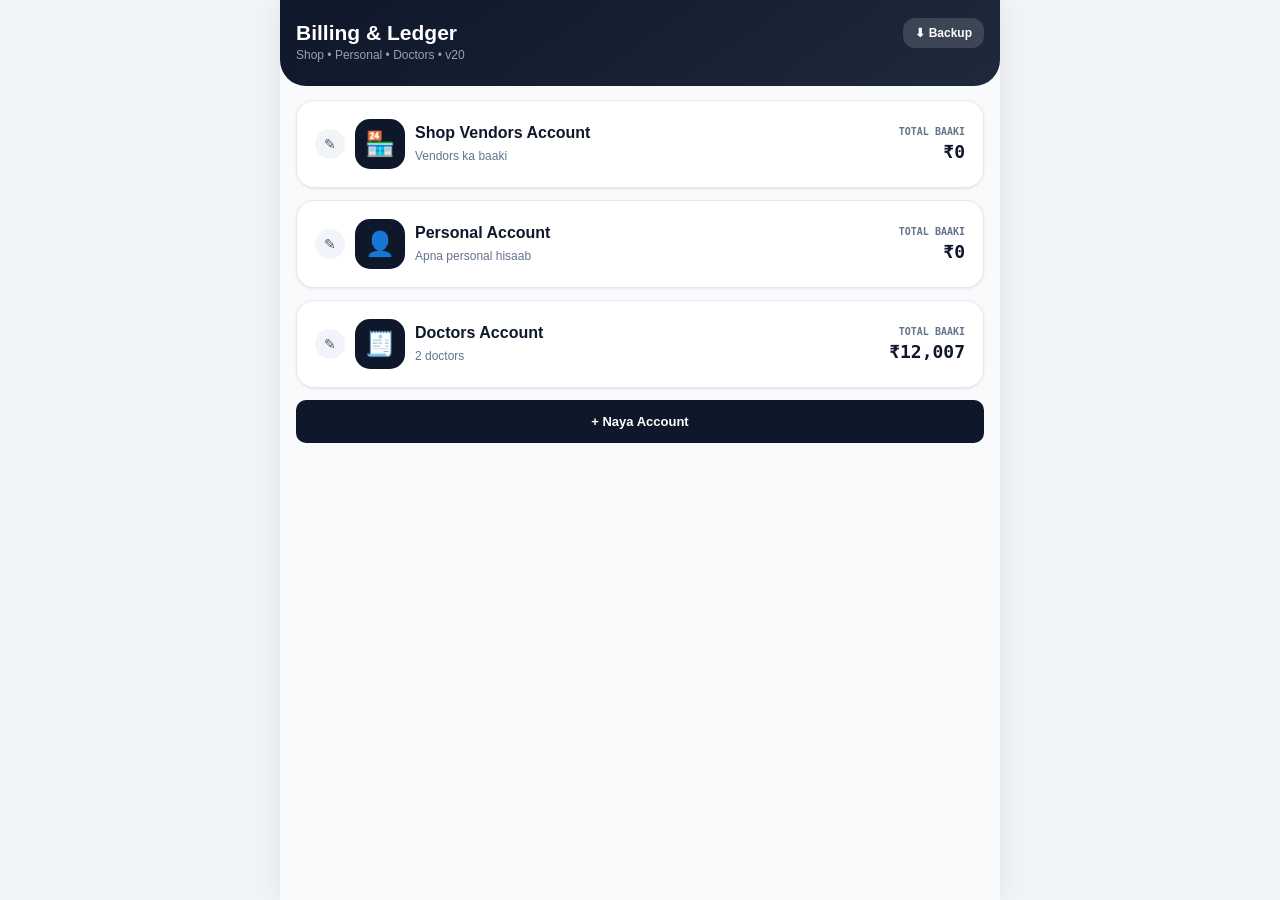
<file: index.html>
<!DOCTYPE html>
<html lang="hi">
<head>
<meta charset="UTF-8"/>
<meta name="viewport" content="width=device-width, initial-scale=1.0, maximum-scale=1.0, user-scalable=no"/>
<title>Vendor Billing & Ledger Pro</title>
<style>
:root{--nav-h:52px;--pr:#2563eb;--dk:#0f172a;--mu:#64748b;--bd:#e2e8f0;--em:#10b981;--ro:#e11d48}
*{box-sizing:border-box;margin:0;padding:0;-webkit-tap-highlight-color:transparent}
body{font-family:-apple-system,"Segoe UI",Roboto,Arial,sans-serif;background:#f1f5f9;color:var(--dk);display:flex;justify-content:center;min-height:100vh;line-height:1.4}
.mono{font-family:ui-monospace,Menlo,Consolas,monospace;font-variant-numeric:tabular-nums}
.app{width:100%;max-width:720px;min-height:100vh;background:#f8fafc;display:flex;flex-direction:column;overflow-x:clip;box-shadow:0 0 30px rgba(0,0,0,.08)}
.hidden{display:none!important}
button{font-family:inherit;cursor:pointer;border:none;outline:none}button:active{transform:scale(.97)}
input,select,textarea{font-family:inherit;font-size:14px;outline:none}
.toast{position:fixed;top:14px;left:50%;transform:translateX(-50%);z-index:9999;background:#0f172a;color:#fff;padding:10px 18px;border-radius:999px;font-size:13px;font-weight:600;max-width:92vw;text-align:center}
.hdr{background:linear-gradient(145deg,#0f172a,#1e293b);color:#fff;padding:18px 16px 22px;border-radius:0 0 26px 26px}
.hdr h1{font-size:21px;font-weight:800}.hdr p{font-size:12px;color:#94a3b8}
.row{display:flex;justify-content:space-between;align-items:flex-start;gap:10px}
.btn-glass{background:rgba(255,255,255,.14);color:#fff;padding:8px 12px;border-radius:12px;font-size:12px;font-weight:700}
.body{padding:14px 16px 28px;display:flex;flex-direction:column;gap:12px;flex:1}
.big{background:#fff;border:1px solid var(--bd);border-radius:18px;padding:18px;display:flex;align-items:center;justify-content:space-between;gap:12px;cursor:pointer;box-shadow:0 1px 3px rgba(0,0,0,.08)}
.big:hover{border-color:#f59e0b;background:#fffbeb}
.big .ic{width:50px;height:50px;border-radius:15px;background:#0f172a;display:flex;align-items:center;justify-content:center;font-size:24px;flex-shrink:0}
.big h3{font-size:16px;font-weight:800}.big small{color:var(--mu);font-size:12px}
.big .amt{font-size:18px;font-weight:900;text-align:right}.big .amt small{display:block;font-size:10px;text-transform:uppercase}
.left{display:flex;align-items:center;gap:12px;min-width:0}
.tabs{display:grid;grid-template-columns:1fr 1fr;background:#e2e8f0;padding:4px;border-radius:14px;margin:14px 16px 0}
.tab{padding:10px;border-radius:10px;font-size:13px;font-weight:700;color:#475569;background:transparent}
.tab.on{background:#fff;color:#0f172a;box-shadow:0 1px 3px rgba(0,0,0,.1)}
.srow{display:flex;gap:8px}.srow input{flex:1;padding:11px 12px;border:1px solid #cbd5e1;border-radius:12px;background:#fff}
.btn-p{background:var(--pr);color:#fff;padding:11px 15px;border-radius:12px;font-size:13px;font-weight:700;white-space:nowrap}
.btn-d{background:#0f172a;color:#fff;padding:10px 14px;border-radius:10px;font-size:13px;font-weight:700}
.vc{background:#fff;border:1px solid var(--bd);border-radius:16px;padding:14px;display:flex;align-items:center;justify-content:space-between;gap:12px;cursor:pointer}
.vc:hover{border-color:#f59e0b;background:#fffbeb}
.av{width:46px;height:46px;border-radius:14px;background:#0f172a;color:#fde047;font-size:18px;font-weight:800;display:flex;align-items:center;justify-content:center;flex-shrink:0}
.vn{font-size:15px;font-weight:800;white-space:nowrap;overflow:hidden;text-overflow:ellipsis}.vm{font-size:11px;color:var(--mu)}
.vr{text-align:right;flex-shrink:0}.vr b{display:block;font-size:18px;font-weight:900}.vr small{font-size:10px;color:#94a3b8;text-transform:uppercase}
.note{background:#fffbeb;border:1px solid #fde68a;color:#78350f;padding:12px;border-radius:12px;font-size:12px}
.arf{background:#fff;border:1px solid var(--bd);padding:12px;border-radius:14px;display:flex;flex-wrap:wrap;gap:8px}
.arf input[type=text]{flex:1 1 180px}.arf input{padding:10px 12px;border:1px solid #cbd5e1;border-radius:10px;background:#f8fafc}.arf input[type=number]{width:110px}
.rt{background:#fff;border:1px solid var(--bd);border-radius:14px;overflow:hidden}
.rr{padding:10px 14px;display:flex;align-items:center;justify-content:space-between;gap:8px;border-bottom:1px solid #f1f5f9}
.rb{display:flex;align-items:center;border:1px solid #cbd5e1;border-radius:8px;padding:4px 8px;background:#f8fafc}
.rb.un{background:#fff;border-color:#f59e0b}.rb input{width:64px;border:none;background:transparent;text-align:right;font-weight:800}
.ml{padding:6px 9px;border-radius:8px;font-size:11px;font-weight:700;background:#fef3c7;color:#92400e;margin-left:4px}.ml.un{background:#d1fae5;color:#065f46}
.nav{background:#1c1c1c;color:#fff;padding:10px 12px;display:flex;align-items:center;justify-content:space-between;gap:8px;position:sticky;top:0;z-index:50}
.nav .l{display:flex;align-items:center;gap:8px;min-width:0}.nav small{font-size:10px;color:#fde047;font-weight:700;text-transform:uppercase;display:block}
.nav .t{font-size:14px;font-weight:800;white-space:nowrap;overflow:hidden;text-overflow:ellipsis}
.nb{background:rgba(255,255,255,.14);color:#fff;padding:8px 11px;border-radius:10px;font-size:12px;font-weight:700;flex-shrink:0}
.wa{background:#22c55e;color:#052e16}.pdf{background:#f8fafc;color:#0f172a}
.ws{padding:10px;background:#fff;flex:1;display:flex;flex-direction:column}
.ban{display:grid;grid-template-columns:7fr 5fr;background:linear-gradient(145deg,#1e3a8a,#2563eb);border-radius:16px;overflow:hidden;box-shadow:0 8px 16px rgba(30,58,138,.4),inset 0 2px 0 rgba(255,255,255,.35),inset 0 -4px 0 rgba(0,0,0,.25);position:sticky;top:var(--nav-h);z-index:40;color:#fff}
.ban .a{padding:12px;border-right:1px solid rgba(255,255,255,.25);display:flex;align-items:center;justify-content:center;text-align:center}
.ban h2{font-size:17px;font-weight:900;line-height:1.25;text-shadow:0 2px 3px rgba(0,0,0,.35)}.ban .b{display:flex;align-items:center;justify-content:center;font-size:28px;font-weight:900;margin:8px;border-radius:12px;background:linear-gradient(180deg,#fde68a,#f59e0b);color:#1e293b;box-shadow:0 3px 0 #b45309,inset 0 2px 0 rgba(255,255,255,.6)}
.tb{background:#f1f5f9;border:1px solid #64748b;border-bottom:none;padding:6px 10px;display:flex;justify-content:space-between;align-items:center;gap:8px;font-size:11px;color:#475569}
.sc{width:100%;overflow-x:auto;border:1px solid #64748b}
table{width:100%;border-collapse:collapse;font-size:12px;background:#fff}
th,td{border:1px solid #7c8b9e;padding:5px 6px;white-space:nowrap;color:#000}
th{font-weight:800;text-align:center;padding:7px 6px}th.tl{text-align:left}
tr.b1{background:#e8f0fe}tr.b0{background:#fff}tr.sep{height:18px}
.cd{text-align:center;font-weight:800;min-width:88px}.cp{text-align:left;font-weight:800;min-width:130px}.cn{text-align:center;font-weight:800;min-width:52px}
.cf{text-align:center;font-weight:900;min-width:72px;background:rgba(0,0,0,.03)}.ca{text-align:center;width:54px;padding:2px 4px}
.ra{background:transparent;color:#475569;padding:3px 5px;border-radius:4px;font-size:11px;font-weight:700}.ra:hover{color:var(--ro)}
.more{margin:10px 0 0;background:#0f172a;color:#fde047;padding:13px;border-radius:12px;font-size:14px;font-weight:800;width:100%}
.ep{margin-top:14px;background:#0f172a;color:#fff;border-radius:18px;padding:14px}
.ep h3{font-size:14px;font-weight:800;color:#fde047;margin-bottom:10px}
.eg{display:grid;grid-template-columns:1fr 1fr;gap:8px}.fg{display:flex;flex-direction:column;gap:4px}.fg.f{grid-column:span 2}
.fl{font-size:10px;font-weight:700;text-transform:uppercase;color:#94a3b8;display:flex;justify-content:space-between}
.di{width:100%;padding:9px 10px;border-radius:10px;background:#1e293b;border:1px solid #334155;color:#fff;font-size:13px;font-weight:600}
.di[readonly]{background:#172033;color:#fde047}
.sub{grid-column:span 2;display:grid;grid-template-columns:2fr 1fr 1fr;gap:8px}
.go{grid-column:span 2;background:var(--em);color:#052e16;padding:12px;border-radius:12px;font-size:14px;font-weight:900}
.mb{position:fixed;inset:0;background:rgba(15,23,42,.65);z-index:100;display:flex;align-items:center;justify-content:center;padding:16px}
.mc{background:#fff;width:100%;max-width:440px;border-radius:22px;padding:18px;max-height:90vh;overflow-y:auto}
.mh{display:flex;justify-content:space-between;align-items:center;margin-bottom:14px}.mh h3{font-size:17px;font-weight:800}
.x{width:30px;height:30px;border-radius:50%;background:#f1f5f9;color:#475569;font-weight:800}
.lf{display:flex;flex-direction:column;gap:4px;margin-bottom:12px}.lf label{font-size:12px;font-weight:700;color:#334155}
.li{width:100%;padding:10px 12px;border:1px solid #cbd5e1;border-radius:10px;background:#f8fafc}
.bk{background:#f8fafc;border:1px solid var(--bd);border-radius:14px;padding:12px;margin-bottom:12px}.bk h4{font-size:13px;margin-bottom:4px}.bk p{font-size:11px;color:var(--mu);margin-bottom:10px}
.g2{display:grid;grid-template-columns:1fr 1fr;gap:8px}
.gh{background:linear-gradient(135deg,#1e3a8a,#2563eb);color:#fff;padding:14px;display:flex;align-items:center;gap:8px;position:sticky;top:0;z-index:60}
.gh b{flex:1;font-size:19px;white-space:nowrap;overflow:hidden;text-overflow:ellipsis}.gb{background:transparent;color:#fff;font-size:20px;padding:4px 8px}
.srch{padding:8px 12px;background:#eef2ff}.srch input{width:100%;padding:10px 12px;border:1.5px solid #93c5fd;border-radius:12px;background:#fff}
.chips{display:grid;grid-template-columns:1fr 1fr;gap:10px;padding:12px}
.chip{border:1.5px solid #93c5fd;border-radius:14px;background:#fff;display:flex;align-items:center;padding:8px 10px;gap:8px;font-weight:800;cursor:pointer;min-width:0}
.chip span{flex:1;white-space:nowrap;overflow:hidden;text-overflow:ellipsis}.chip em{font-style:normal;border-left:1.5px solid #cbd5e1;padding-left:8px;min-width:54px;text-align:center;font-weight:700}
.sumr{display:grid;grid-template-columns:1.2fr 1fr;border:1.5px solid #93c5fd;border-radius:14px;overflow:hidden;margin:0 12px 8px}
.sumr .l{background:linear-gradient(90deg,#dbeafe,#eff6ff);padding:10px 14px;font-weight:800;font-size:15px}.sumr .v{background:#fff;text-align:center;font-weight:900;font-size:18px;padding:10px;border-left:1.5px solid #93c5fd}
.neg{color:#e11d48!important}
.st{margin:6px 12px 10px;border:1.5px solid #93c5fd;border-radius:12px;overflow:hidden}.st .sc{border:none}
.st th{background:#1e3a8a;color:#fff;font-size:13px!important;font-weight:800;padding:9px 6px!important}
.st td{text-align:center;font-weight:700}.st td.sv{text-align:left}.st .sr{background:#dbeafe}
.st tr.o td{background:#f1f5f9}
.st tr.mh td{background:#1e40af;color:#fff;text-align:left;font-weight:800}
.sinfo{font-size:12px;color:#475569;padding:0 14px}
.addbar{position:sticky;bottom:0;z-index:60;background:#fff;border:2px solid #93c5fd;border-radius:20px;margin:8px;padding:8px;display:grid;grid-template-columns:repeat(4,1fr);gap:6px}
.ai{padding:10px;border:1.5px solid #93c5fd;border-radius:12px;width:100%;min-width:0;background:#fff}
.adb{background:#1e3a8a;color:#fff;border-radius:12px;font-weight:800;font-size:15px}
#pg-shop:not(.hidden),#pg-shopv:not(.hidden),#pg-shopfull:not(.hidden),#pg-ud:not(.hidden),#pg-sh:not(.hidden),#pg-cl:not(.hidden){display:flex;flex-direction:column;height:100vh;height:100dvh;background:#f8fafc}
#pg-shop .gh,#pg-ud .gh,#pg-sh .gh{padding:10px 12px}#pg-shop .gh b,#pg-ud .gh b,#pg-sh .gh b{font-size:17px}
.chips{gap:6px;padding:8px 10px}
.chip{padding:3px 8px;font-size:13px;border-radius:10px;gap:4px}
.chip em{padding-left:6px;min-width:44px;font-size:13px}
.ci{background:none;font-size:15px;padding:2px 3px}
.sumr{margin:0 10px 5px;border-radius:10px}.sumr .l{padding:5px 10px;font-size:13px}.sumr .v{padding:5px;font-size:15px}
#pg-shop .st,#pg-ud .st,#pg-sh .st{flex:1;min-height:0;overflow:auto;margin:4px 10px}
#pg-shop .st .sc,#pg-ud .st .sc,#pg-sh .st .sc{overflow:visible}
#pg-shop .st th,#pg-ud .st th,#pg-sh .st th{position:sticky;top:0;z-index:5}
#pg-shop .st td,#pg-ud .st td,#pg-sh .st td{padding:6px 4px;font-size:13px}
#s-more{padding:7px!important;font-size:12px!important;margin:0 10px 4px!important;width:calc(100% - 20px)!important}
.addbar{grid-template-columns:1.3fr 1fr 1fr 1fr auto;gap:4px;padding:6px;margin:6px;border-radius:14px}
.ai{padding:8px 6px;font-size:12px;border-radius:9px}
.adb{padding:0 12px;font-size:13px}
.sd .ra{padding:0 3px;color:#9aa8ad;font-size:11px}
.oi{width:92px;text-align:center;border:1px dashed #93c5fd;border-radius:6px;padding:3px;font-weight:800;font-size:13px;background:#fff;color:#0f172a}
.st table{table-layout:fixed;width:100%}
.st td.sv{white-space:normal;word-break:break-word;text-align:left}
.st .sd{font-size:12px!important}
.st .sd .ra{margin-left:6px;min-width:22px;height:22px;padding:0 5px;border-radius:10px;background:#fee2e2;color:#dc2626;font-size:11px;line-height:22px;vertical-align:middle}
.st .sd .ra.ed{background:#dbeafe;color:#1d4ed8;margin-left:0}
.shpt th{white-space:normal;line-height:1.15;font-size:12px!important;padding:7px 3px!important}
.shpt td.sd{white-space:nowrap}
.st tr.tr1 td{background:#dbeafe!important;font-weight:800;border-top:2px solid #1e3a8a}
.st tr.tr2 td{background:#1e3a8a!important;color:#fff!important;font-weight:800}
.st tr.tr2 td.neg{color:#fecaca!important}
.st tr.tr1 small,.st tr.tr2 small{font-size:10px;font-weight:600;opacity:.85}
.pen{background:#f1f5f9;color:#475569;width:30px;height:30px;border-radius:50%;font-size:14px;flex-shrink:0;user-select:none;-webkit-user-select:none;-webkit-touch-callout:none;touch-action:manipulation;transition:background .8s,transform .8s}
.pen.hold{background:#fde047;transform:scale(1.3)}
.big .left{gap:10px}
#pg-ud .st th.h1{background:#1e3a8a;color:#fff}
#pg-ud .st th.h2{background:#059669;color:#fff}
#pg-ud .st th.h3{background:#64748b;color:#fff}
#pg-ud .st td.ua{background:#d1fae5;font-weight:800}
#pg-ud .st td.up{background:#e2e8f0}
#pg-sh .st th{background:#1e3a8a;color:#fff;font-size:13px!important;padding:9px 4px!important}
#pg-sh .st th.hn{background:#1e40af}
#pg-sh .st td{padding:6px 4px;font-size:13px}
#pg-sh .st td.sv{text-align:left}
#pg-sh.rate .st th:first-child,#pg-sh.rate .st td:first-child{position:sticky;left:0;z-index:4}
#pg-sh.rate .st th:first-child{z-index:7}
.plbar{width:calc(100% - 20px);margin:8px 10px 0;display:flex;justify-content:space-between;align-items:center;background:linear-gradient(135deg,#0f172a,#1e293b);color:#fde047;border-radius:12px;padding:10px 14px;font-weight:800;font-size:14px;box-shadow:0 3px 0 #020617}
#pl-body{margin:6px 10px 0;max-height:38vh}
.stt{border:1.5px solid #93c5fd;border-radius:12px;overflow:hidden}
.stt td{background:#fff;color:#0f172a;border-color:#cbd5e1}
.stt tbody tr:nth-child(even) td{background:#f1f5f9}
.stt tr.sum td{background:#1e3a8a!important;color:#fff}
#pg-cl{background:#f8fafc}
.clban{margin:10px 10px 6px;display:grid;grid-template-columns:7fr 5fr;border-radius:16px;overflow:hidden;background:linear-gradient(145deg,#020617,#1f2937);color:#fff;box-shadow:0 8px 16px rgba(2,6,23,.5),inset 0 2px 0 rgba(255,255,255,.14),inset 0 -4px 0 rgba(0,0,0,.55)}
.cla{padding:12px 10px;display:flex;flex-direction:column;justify-content:center;gap:6px;text-align:center}
.cln{font-size:17px;font-weight:900;line-height:1.2;color:#fff;text-shadow:0 2px 4px rgba(0,0,0,.6)}
.cll{font-size:10px;font-weight:700;color:#94a3b8;letter-spacing:.3px}
.clp{display:flex;align-items:center;justify-content:center;gap:6px;flex-wrap:wrap}
#cl-per{background:linear-gradient(180deg,#fde047,#facc15);color:#111827;padding:5px 12px;border-radius:999px;font-size:13px;font-weight:900;box-shadow:0 3px 0 #a16207,inset 0 1px 0 rgba(255,255,255,.7)}
.clpen{background:#facc15;color:#111827;border-radius:50%;width:28px;height:28px;font-size:14px;font-weight:900;box-shadow:0 2px 0 #a16207}
.clb{display:flex;align-items:center;justify-content:center;font-size:26px;font-weight:900;margin:8px;border-radius:12px;background:linear-gradient(180deg,#1e293b,#020617);color:#facc15;text-shadow:0 2px 3px rgba(0,0,0,.6);box-shadow:0 0 0 2px #facc15,0 4px 0 #a16207,inset 0 2px 0 rgba(255,255,255,.16)}
#pg-cl .clt{flex:1;min-height:0;overflow:auto;margin:4px 10px;border:1.5px solid #1e3a8a;border-radius:12px;background:#fff;-webkit-overflow-scrolling:touch}
#pg-cl table{table-layout:fixed}
#pg-cl th{position:sticky;top:0;z-index:5;background:#1e3a8a;color:#fff;font-size:12px;padding:8px 4px;white-space:normal;line-height:1.2;border-color:#334e9b}
#pg-cl td{font-size:13px;padding:6px 4px;text-align:center;font-weight:700;color:#0f172a;white-space:normal;border-color:#cbd5e1}
#pg-cl td.pn{text-align:left}
#pg-cl td.act{background:#f8fafc}
#pg-cl tr.g td{background:#f1f5f9}
#pg-cl tr.g td.act{background:#e8eef7}
#pg-cl tr.tt td{background:#1e3a8a;color:#fff;font-weight:900}
.clbot{background:#fff;border:2px solid #1e3a8a;border-radius:16px;margin:6px 8px 8px;padding:8px;display:flex;flex-direction:column;gap:6px}
.clcap{font-size:10px;color:#64748b;text-align:center}
.clin1{display:grid;grid-template-columns:2fr 1fr;gap:6px}
.clhd,.clin{display:grid;grid-template-columns:1fr 1fr 1.2fr 1.2fr 1.7fr;gap:4px}
.clhd{background:linear-gradient(180deg,#1e3a8a,#172554);border-radius:10px;padding:6px 3px;color:#fff;font-size:10px;font-weight:800;line-height:1.15;text-align:center;width:100%}
#pg-cl .clbot input{padding:8px 4px;border:1.5px solid #93c5fd;border-radius:9px;background:#fff;width:100%;min-width:0;font-size:12px;text-align:center}
#pg-cl .clin1 input{text-align:left;padding-left:8px}
.cladd{background:#1e3a8a;color:#fff;border-radius:12px;padding:10px;font-weight:800;font-size:14px;width:100%}
.clogt{table-layout:auto;min-width:100%}
.clogt th{background:#1e3a8a;color:#fff;font-size:11px;padding:6px 3px;position:sticky;top:0}
.clogt td{font-size:12px;text-align:center;font-weight:700;padding:5px 3px;white-space:nowrap}
.clogt td.pn{text-align:left;white-space:normal}
.clogt tr.g td{background:#f1f5f9}
.clogt tr.tt td{background:#1e3a8a;color:#fff}
.clogt .pl{color:#059669}.clogt .mi{color:#e11d48}
.pnw{display:flex;align-items:center;gap:6px}.pnb{display:flex;gap:6px;justify-content:center}
.clib{width:34px;height:34px;border-radius:50%;font-size:15px;font-weight:900;display:flex;align-items:center;justify-content:center;padding:0}
.clib.e{background:#dbeafe;color:#1d4ed8}.clib.d{background:#fee2e2;color:#dc2626;width:auto;min-width:34px;padding:0 6px;border-radius:17px}
#pg-l3 .sc,#pg-l4 .sc,#pg-cash .sc{overflow:auto;max-height:calc(100vh - var(--nav-h) - var(--ban-h,90px) - 70px);max-height:calc(100dvh - var(--nav-h) - var(--ban-h,90px) - 70px)}
#pg-l3 th,#pg-l4 th,#pg-cash th{position:sticky;top:0;z-index:30;background:#1e3a8a;color:#fff}
.ai[readonly]{background:#eef2ff;color:#1e3a8a}
#pg-ud .st table{width:135%}
#pg-sh.rate .st th,#pg-sh.rate .st td{padding-left:6px;padding-right:6px}
html.dark .app{filter:invert(1) hue-rotate(180deg)}
@media print{body{background:#fff}.nav,.tb,.ep,.ca,.no-print,.more{display:none!important}.ban{position:static;-webkit-print-color-adjust:exact;print-color-adjust:exact}tr.b1{-webkit-print-color-adjust:exact;print-color-adjust:exact}.sc{overflow:visible}#pg-l3 .sc,#pg-l4 .sc,#pg-cash .sc{max-height:none!important;overflow:visible!important}}
@keyframes bootshow{to{opacity:1}}
</style>
<script>window.onerror=function(m,u,l){var b=document.getElementById('boot');if(b){b.innerHTML='⚠ App chali nahi — error: '+m+' (line '+l+').';b.style.animation='none';b.style.opacity=1}};</script>
</head>
<body>
<div id="boot" style="position:fixed;left:0;right:0;top:0;z-index:99999;background:#e11d48;color:#fff;padding:10px 12px;font:700 13px sans-serif;text-align:center;opacity:0;animation:bootshow .01s 3s forwards">⚠ App poori load nahi hui. File dobara open karein.</div>
<div class="app">
<div id="toast" class="toast hidden"></div>

<!-- HOME -->
<div id="pg-home" class="pg">
 <header class="hdr"><div class="row"><div><h1>Billing & Ledger</h1><p>Shop • Personal • Doctors • v20</p></div>
 <button class="btn-glass" onclick="openModal('m-backup')">⬇ Backup</button></div></header>
 <div class="body">
  <div class="big" onclick="openShop()"><div class="left"><button type="button" class="pen" onpointerdown="penDown(event,'shop')" onpointerup="penUp()" onpointercancel="penUp()" onpointerleave="penUp()" onclick="penTap(event)" oncontextmenu="return false">✎</button><div class="ic">🏪</div><div><h3 id="h-n-shop">Shop Vendors Account</h3><small>Vendors ka baaki</small></div></div><div class="amt mono"><small>Total Baaki</small><span id="h-shop">₹0</span></div></div>
  <div class="big" onclick="openCash('personal')"><div class="left"><button type="button" class="pen" onpointerdown="penDown(event,'personal')" onpointerup="penUp()" onpointercancel="penUp()" onpointerleave="penUp()" onclick="penTap(event)" oncontextmenu="return false">✎</button><div class="ic">👤</div><div><h3 id="h-n-personal">Personal Account</h3><small>Apna personal hisaab</small></div></div><div class="amt mono"><small>Total Baaki</small><span id="h-personal">₹0</span></div></div>
  <div class="big" onclick="openVendors()"><div class="left"><button type="button" class="pen" onpointerdown="penDown(event,'vendors')" onpointerup="penUp()" onpointercancel="penUp()" onpointerleave="penUp()" onclick="penTap(event)" oncontextmenu="return false">✎</button><div class="ic">🧾</div><div><h3 id="h-n-vendors">Vendors Accounts</h3><small id="h-vcount">0 vendors</small></div></div><div class="amt mono"><small>Total Baaki</small><span id="h-vendors">₹0</span></div></div>
  <div id="h-custom" style="display:contents"></div>
  <button class="btn-d" style="padding:14px" onclick="openModal('m-acc')">+ Naya Account</button>
 </div>
</div>

<!-- VENDORS LIST -->
<div id="pg-vendors" class="pg hidden">
 <div class="nav"><div class="l"><button class="nb" onclick="show('pg-home');renderHome()">← Home</button><div><small>Page 2</small><div class="t" id="v-title">Vendors Accounts</div></div></div>
 <div class="mono" style="font-weight:900;color:#fde047" id="v-total">₹0</div></div>
 <div class="tabs"><button id="tb-v" class="tab on" onclick="vTab('v')">Doctors (<span id="vcount">0</span>)</button><button id="tb-r" class="tab" onclick="vTab('r')">Fixed Rate List</button></div>
 <div id="vw-v" class="body">
  <div class="srow"><input id="vsearch" oninput="renderVendors()" placeholder="Doctor ka naam search karein..."/><button class="btn-p" onclick="openModal('m-vendor')">+ Add Doctor</button></div>
  <div id="vlist" style="display:flex;flex-direction:column;gap:10px"></div>
 </div>
 <div id="vw-r" class="body hidden">
  <div class="note"><b>Locked Rate Master</b><br/>Yahan set kiya rate billing me automatic lock hokar aayega. Badalne ke liye <b>Edit</b> dabayein.</div>
  <form onsubmit="addRate(event)" class="arf"><input id="nr-name" type="text" required placeholder="Medicine / Item Name"/><input id="nr-val" type="number" step="0.01" min="0" required placeholder="Rate ₹"/><button class="btn-d">+ Fix Rate</button></form>
  <div class="rt" id="rlist"></div>
 </div>
</div>

<!-- CASHBOOK -->
<div id="pg-cash" class="pg hidden">
 <div class="nav no-print"><div class="l"><button class="nb" onclick="show('pg-home');renderHome()">← Home</button><div><small>Page 2 • Account</small><div class="t" id="c-name"></div></div></div>
 <div style="display:flex;gap:6px"><button class="nb" onclick="openImport('cash')">📥</button><button class="nb pdf" onclick="window.print()">PDF / Print</button></div></div>
 <div class="ws">
  <div class="ban"><div class="a"><h2 id="c-title"></h2></div><div class="b mono" id="c-bal">0</div></div>
  <div class="sc"><table><thead><tr><th>Date</th><th class="tl">Particular</th><th>Jama (+)</th><th>Kharch (−)</th><th>Balance</th><th class="ca no-print"></th></tr></thead><tbody id="c-body"></tbody></table></div>
  <div class="ep no-print"><h3>+ Nayi Entry</h3>
  <form onsubmit="addCash(event)" class="eg">
   <div class="fg"><label class="fl">Date</label><input id="c-date" type="date" class="di" required/></div>
   <div class="fg"><label class="fl">Type</label><select id="c-type" class="di"><option value="in">Jama (+)</option><option value="out">Kharch (−)</option></select></div>
   <div class="fg"><label class="fl">Particular</label><input id="c-part" class="di" required placeholder="Detail"/></div>
   <div class="fg"><label class="fl">Amount ₹</label><input id="c-amt" type="number" step="0.01" min="0.01" class="di mono" required/></div>
   <button class="go">+ Save Entry</button></form></div>
 </div>
</div>

<!-- SHOP -->
<div id="pg-shop" class="pg hidden">
 <div class="gh"><button class="gb" onclick="show('pg-home');renderHome()">←</button><b>Vendor Ledger</b><button class="gb" onclick="openImport('shop')">📥</button><button class="gb" onclick="toggleSearch()">🔍</button><button class="gb" onclick="openChipModal()">⋮</button></div>
 <div id="s-srow" class="srch hidden"><input id="s-q" placeholder="Amount (349) ya date (5, 7, 12 / 05-11) ya naam" oninput="renderShopAll()"/></div>
 <div id="s-chips" class="chips"></div><div id="s-sum"></div>
 <div class="sinfo" id="s-info"></div>
 <div class="st"><div class="sc"><table class="shpt"><colgroup id="s-cg"></colgroup><thead><tr><th>Vendor</th><th>Bills</th><th>Paid</th><th>Net<br>Amount</th><th>Date</th><th>Edit /<br>Delete</th></tr></thead><tbody id="s-body"></tbody></table></div></div>
 <button class="more" style="width:auto;margin:0 12px 10px" id="s-more" onclick="openShopFull()"></button>
 <form class="addbar" onsubmit="addShop(event)">
  <input id="s-v" class="ai" list="s-vlist" placeholder="Vendor ▼" autocomplete="off"/><input id="s-bill" class="ai" type="number" step="0.01" placeholder="Bill (₹)"/><input id="s-paid" class="ai" type="number" step="0.01" placeholder="Paid (₹)"/>
  <input id="s-date" class="ai" type="text" placeholder="Date" onfocus="this.type='date'" onblur="if(!this.value)this.type='text'"/><button class="adb">Add</button>
 </form><datalist id="s-vlist"></datalist>
</div>
<div id="pg-shopv" class="pg hidden">
 <div class="gh"><button class="gb" onclick="show('pg-shop');renderShopAll()">←</button><b id="sv-name"></b></div>
 <div class="sumr" style="margin-top:12px"><div class="l">Remaining</div><div class="v mono" id="sv-bal"></div></div>
 <div class="sinfo" id="sv-info"></div>
 <div class="st"><div class="sc"><table class="shpt"><colgroup id="sv-cg"></colgroup><thead><tr><th>Vendor</th><th>Bills</th><th>Paid</th><th>Net<br>Amount</th><th>Date</th><th>Edit /<br>Delete</th></tr></thead><tbody id="sv-body"></tbody></table></div></div>
</div>
<div id="pg-shopfull" class="pg hidden">
 <div class="gh"><button class="gb" onclick="show('pg-shop');renderShopAll()">←</button><b>Full Entries (sab months)</b></div>
 <div class="srch"><input id="sf-q" placeholder="Amount (349) ya date (5, 7, 12 / 05-11) ya naam" oninput="renderShopAll()"/></div>
 <div class="sinfo" id="sf-info" style="margin-top:6px"></div>
 <div class="st"><div class="sc"><table class="shpt"><colgroup id="sf-cg"></colgroup><thead><tr><th>Vendor</th><th>Bills</th><th>Paid</th><th>Net<br>Amount</th><th>Date</th><th>Edit /<br>Delete</th></tr></thead><tbody id="sf-body"></tbody></table></div></div>
</div>

<!-- UDHAAR -->
<div id="pg-ud" class="pg hidden">
 <div class="gh"><button class="gb" onclick="show('pg-home');renderHome()">←</button><b id="ud-title"></b><span id="ud-tot" class="mono" style="font-size:13px;font-weight:800;white-space:nowrap"></span><button class="gb" onclick="openImport('ud')">📥</button></div>
 <div class="srch"><input id="ud-q" list="ud-nl" placeholder="🔍 Naam search karein" oninput="udInput()" autocomplete="off"/></div>
 <div id="ud-sug" class="chips hidden" style="grid-template-columns:1fr;max-height:50vh;overflow:auto"></div>
 <div class="sinfo" id="ud-info" style="margin-top:4px"></div>
 <div class="st" id="ud-st"><div class="sc"><table><colgroup><col style="width:19%"><col style="width:10%"><col style="width:25%"><col style="width:10%"><col style="width:10%"><col style="width:16%"><col style="width:10%"></colgroup><thead><tr><th class="h1">Name</th><th class="h2">Amount</th><th class="h1">Description</th><th class="h3">Paid<br>Amount</th><th class="h1">Net<br>amount</th><th class="h1">Date</th><th class="h1"></th></tr></thead><tbody id="ud-body"></tbody></table></div></div>
 <form class="addbar" style="grid-template-columns:repeat(6,1fr)" onsubmit="addUd(event)">
  <input id="ud-n" class="ai" list="ud-nl" placeholder="Name" autocomplete="off" style="grid-column:span 3"/>
  <input id="ud-d" class="ai" placeholder="Description" style="grid-column:span 3"/>
  <input id="ud-a" class="ai" type="number" step="0.01" placeholder="Amount ₹" style="grid-column:span 2"/>
  <input id="ud-p" class="ai" type="number" step="0.01" placeholder="Paid ₹" style="grid-column:span 2"/>
  <button class="adb" style="grid-column:span 2;padding:8px">Add</button>
 </form><datalist id="ud-nl"></datalist>
</div>

<!-- SHEET (including Rate sheet) -->
<div id="pg-sh" class="pg hidden">
 <div class="gh"><button class="gb" onclick="show('pg-home');renderHome()">←</button><b id="sh-title"></b><span id="sh-tot" class="mono" style="font-size:13px;font-weight:800;white-space:nowrap"></span><button class="gb" onclick="openImport('sheet')">📥</button><button class="gb" onclick="openModal('m-rf')" title="Price formula">⚙</button></div>
 <div id="sh-pl" class="hidden"><button class="plbar" onclick="plToggle()"><span id="pl-t"></span><span id="pl-a">▼</span></button><div id="pl-body" class="stt hidden"></div></div>
 <div class="srch"><input id="sh-q" list="sh-nl" placeholder="🔍 Search karein" oninput="renderSheet()" autocomplete="off"/></div>
 <div class="sinfo" id="sh-info" style="margin-top:4px"></div>
 <div class="st" id="sh-st"><div class="sc"><table><colgroup id="sh-cg"></colgroup><thead id="sh-th"></thead><tbody id="sh-body"></tbody></table></div></div>
 <form class="addbar" id="sh-form" style="grid-template-columns:repeat(6,1fr)" onsubmit="addSheet(event)"></form><datalist id="sh-nl"></datalist>
</div>

<!-- CLINIC -->
<div id="pg-cl" class="pg hidden">
 <div class="nav"><div class="l"><button class="nb" onclick="backToVendors()">← Doctors</button><div style="min-width:0"><small>Clinic Sheet</small><div class="t" id="cl-nt"></div></div></div><button class="nb wa" onclick="clImg()">📷 Image</button></div>
 <div class="clban"><div class="cla"><div class="cln" id="cl-name"></div><div class="cll">IS PERIOD KA NET AMOUNT</div><div class="clp"><span id="cl-per"></span><button class="clpen" onclick="openCper()">✎</button></div></div><div class="clb mono" id="cl-tot"></div></div>
 <div class="clt" id="cl-t"><table id="cl-tbl"><colgroup id="cl-cg"></colgroup><thead><tr><th>Products</th><th>Net Qty<br>in (tab)</th><th>MRP<br>per tab</th><th>Total<br>Amount</th><th id="cl-th5"></th><th>Edit /<br>Delete</th></tr></thead><tbody id="cl-body"></tbody></table></div>
 <div class="clbot">
  <form id="cl-form" onsubmit="addClinic(event)" style="display:flex;flex-direction:column;gap:6px">
   <div class="clin1"><input id="cl-p" list="cl-pl" placeholder="Product naam" autocomplete="off" oninput="clHint()"/><input id="cl-m" type="number" step="0.01" placeholder="MRP/tab"/></div>
   <button type="button" class="clhd" onclick="openClog()"><span>Product<br>Added</span><span>Minus<br>product</span><span>Last month's<br>qty.</span><span>Qty. remained<br>at shop</span><span>Date</span></button>
   <div class="clin"><input id="cl-a" type="number" step="0.01" placeholder="+"/><input id="cl-n" type="number" step="0.01" placeholder="−"/><input id="cl-l" type="number" step="0.01" placeholder="Last"/><input id="cl-r" type="number" step="0.01" placeholder="Remain"/><input id="cl-d" type="text" placeholder="Auto" onfocus="this.type='date'" onblur="if(!this.value)this.type='text'"/></div>
   <button class="cladd">+ Add Entry</button>
   <div class="clcap">Upar ke header par tap karein = is period ki saari entries</div>
  </form><datalist id="cl-pl"></datalist>
 </div>
</div>

<div id="pg-l3" class="pg hidden"></div>
<div id="pg-l4" class="pg hidden"></div>

<datalist id="items"></datalist>

<!-- MODALS -->
<div id="m-imp" class="mb hidden"><div class="mc"><div class="mh"><h3>📥 Excel se Import</h3><button class="x" onclick="closeModal('m-imp')">✕</button></div>
<div class="note" id="imp-help" style="margin-bottom:10px"></div>
<textarea id="imp-text" rows="6" class="li mono" style="font-size:11px;margin-bottom:8px" placeholder="Excel ke cells copy karke yahan paste karein..."></textarea>
<input type="file" accept=".csv,.tsv,.txt,text/csv,text/plain" onchange="impFile(event)" style="width:100%;font-size:12px;margin-bottom:10px"/>
<button class="btn-p" style="width:100%;padding:12px" onclick="runImport()">Import Karein</button></div></div>

<div id="m-rf" class="mb hidden"><div class="mc"><div class="mh"><h3>Price formula</h3><button class="x" onclick="closeModal('m-rf')">✕</button></div>
<form onsubmit="saveRf(event)"><div class="note" style="margin-bottom:10px">Net rate = Rate + GST %<br>Price = (Net rate + Extra ₹) + Margin %<br><small>Badlav sirf aage ki nayi entries par lagega.</small></div>
<div class="g2"><div class="lf"><label>Extra ₹ (default 3)</label><input id="rf-add" class="li mono" type="number" step="0.01"/></div><div class="lf"><label>Margin % (default 20)</label><input id="rf-mp" class="li mono" type="number" step="0.01"/></div></div>
<button class="btn-p" style="width:100%;padding:12px">Save</button></form></div></div>

<div id="m-accren" class="mb hidden"><div class="mc"><div class="mh"><h3>Account ka naam badlein</h3><button class="x" onclick="closeModal('m-accren')">✕</button></div>
<form onsubmit="saveAccRen(event)"><div class="lf"><label>Naya naam</label><input id="ar-name" class="li" required/></div><div id="ar-catbox" class="hidden"><div class="lf"><label>Andar ka format</label><select id="ar-fmt" class="li"><option value="cash">Jama / Kharch (cashbook)</option><option value="udhaar">Udhaar sheet</option><option value="personal">Personal sheet</option><option value="rate">Rate sheet (GST + Price)</option><option value="sheet">Apne columns</option></select></div><div class="lf"><label>Category (icon)</label><select id="ar-cat" class="li"><option value="shop">🏪 Shop</option><option value="udhaar">💸 Udhaar Khata</option><option value="personal">👤 Personal</option><option value="bank">🏦 Bank</option><option value="ghar">🏠 Ghar</option><option value="other">📒 Other</option></select></div></div><button class="btn-p" style="width:100%;padding:12px">Save Name</button></form></div></div>

<div id="m-acc" class="mb hidden"><div class="mc"><div class="mh"><h3>Naya Account</h3><button class="x" onclick="closeModal('m-acc')">✕</button></div>
<form onsubmit="createAcc(event)">
<div class="lf"><label>Account ka naam *</label><input id="ac-name" class="li" required/></div>
<div class="lf"><label>Category (icon)</label><select id="ac-cat" class="li"><option value="shop">🏪 Shop</option><option value="udhaar">💸 Udhaar Khata</option><option value="personal">👤 Personal</option><option value="bank">🏦 Bank</option><option value="ghar">🏠 Ghar</option><option value="other">📒 Other</option></select></div>
<div class="lf"><label>Andar ka format</label><select id="ac-fmt" class="li" onchange="fmtChange()"><option value="cash">Jama / Kharch (cashbook)</option><option value="udhaar">Udhaar sheet</option><option value="personal">Personal sheet</option><option value="rate">Rate sheet — Products, Rate, GST, MRP, Qty (Net+Price auto)</option><option value="sheet">Apne columns khud banayein</option></select></div>
<div id="ac-ds" class="lf hidden"><label>Apne columns (Date apne aap lagegi)</label><div id="ds-list"></div><button type="button" class="btn-d" style="margin-top:6px" onclick="dsAdd()">+ Column</button></div>
<button class="btn-p" style="width:100%;padding:12px">Account Banayein</button></form></div></div>

<div id="m-vendor" class="mb hidden"><div class="mc"><div class="mh"><h3>Add New Doctor</h3><button class="x" onclick="closeModal('m-vendor')">✕</button></div>
<form onsubmit="createVendor(event)">
<div class="lf"><label>Doctor Name *</label><input id="vn-name" class="li" required/></div>
<div class="lf"><label>WhatsApp Number (optional)</label><input id="vn-phone" class="li" type="tel"/></div>
<div class="lf"><label>Format</label><select id="vn-fmt" class="li"><option value="">Normal ledger</option><option value="clinic">Clinic sheet</option></select></div>
<div class="g2"><div class="lf"><label>Opening Date</label><input id="vn-date" class="li" type="date" required/></div><div class="lf"><label>Previous Balance ₹</label><input id="vn-bal" class="li mono" type="number" step="0.01" value="0" required/></div></div>
<button class="btn-p" style="width:100%;padding:12px">Create Doctor Ledger</button></form></div></div>

<div id="m-edit" class="mb hidden"><div class="mc"><div class="mh"><h3>Edit Entry</h3><button class="x" onclick="closeModal('m-edit')">✕</button></div>
<form onsubmit="saveEdit(event)"><input type="hidden" id="ed-id"/><input type="hidden" id="ed-type"/>
<div class="lf"><label>Date</label><input id="ed-date" class="li" type="date" required/></div>
<div id="ed-o" class="lf hidden"><label>Previous Balance ₹</label><input id="ed-open" class="li mono" type="number" step="0.01"/></div>
<div id="ed-i" class="hidden"><div class="lf"><label>Particular</label><input id="ed-part" class="li"/></div>
<div class="g2"><div class="lf"><label>Qty</label><input id="ed-qty" class="li mono" type="number" step="1"/></div><div class="lf"><label>Rate ₹</label><input id="ed-rate" class="li mono" type="number" step="0.01"/></div></div></div>
<div id="ed-r" class="hidden"><div class="g2"><div class="lf"><label>Mode</label><select id="ed-mode" class="li"><option>cash</option><option>online</option></select></div><div class="lf"><label>Received ₹</label><input id="ed-rec" class="li mono" type="number" step="0.01"/></div></div></div>
<button class="btn-p" style="width:100%;padding:12px">Update & Recalculate</button></form></div></div>

<div id="m-ren" class="mb hidden"><div class="mc"><div class="mh"><h3>Vendor ka naam badlein</h3><button class="x" onclick="closeModal('m-ren')">✕</button></div>
<form onsubmit="saveRename(event)"><div class="lf"><label>Naya naam</label><input id="ren-name" class="li" required/></div><button class="btn-p" style="width:100%;padding:12px">Save Name</button></form></div></div>
<div id="m-chip" class="mb hidden"><div class="mc"><div class="mh"><h3>Vendor Chips</h3><button class="x" onclick="closeModal('m-chip')">✕</button></div>
<form onsubmit="addChip(event)" class="arf"><input id="chip-name" type="text" required placeholder="Naya vendor naam"/><button class="btn-d">+ Add</button></form>
<div class="rt" id="chip-list" style="margin-top:10px"></div></div></div>
<div id="m-share" class="mb hidden"><div class="mc"><div class="mh"><h3>Bill Image Ready</h3><button class="x" onclick="closeModal('m-share')">✕</button></div>
<img id="share-img" alt="Bill" style="width:100%;border:1px solid #cbd5e1;border-radius:10px;margin-bottom:12px"/>
<div class="g2"><button class="btn-p" style="background:#22c55e;color:#052e16" onclick="retryShare()">Share / WhatsApp</button><button class="btn-d" onclick="saveJpg()">Save JPG</button></div></div></div>

<div id="m-backup" class="mb hidden"><div class="mc"><div class="mh"><h3>Backup & Restore</h3><button class="x" onclick="closeModal('m-backup')">✕</button></div>
<div class="bk"><h4>1. Full Backup</h4><p>Shop, Personal, Doctors, Rates sab ka backup.</p><div class="g2"><button class="btn-p" onclick="dlBackup()">Download .JSON</button><button class="btn-d" onclick="copyBackup()">Copy Text</button></div></div>
<div class="bk"><h4>2. Restore</h4><p>.json file chunein ya text paste karein.</p>
<input type="file" accept=".json,application/json" onchange="restoreFile(event)" style="width:100%;font-size:12px;margin-bottom:8px"/>
<textarea id="rs-text" rows="3" class="li mono" style="font-size:11px;margin-bottom:8px" placeholder="Backup text yahan paste karein..."></textarea>
<button class="btn-d" style="width:100%" onclick="restoreText()">Restore From Text</button></div>
<div style="text-align:center;margin-bottom:10px"><button class="btn-d" onclick="toggleTheme()">🌙 / ☀ Theme</button></div>
<div style="text-align:center"><button onclick="resetDemo()" style="background:none;color:#e11d48;font-size:12px;font-weight:700">Reset to Default Sample Data</button></div></div></div>

<div id="m-redit" class="mb hidden"><div class="mc"><div class="mh"><h3>Edit Rate Entry</h3><button class="x" onclick="closeModal('m-redit')">✕</button></div>
<form onsubmit="saveRedit(event)"><input type="hidden" id="re-id"/>
<div class="lf"><label>Product</label><input id="re-p" class="li" required/></div>
<div class="g2"><div class="lf"><label>Rate ₹</label><input id="re-r" class="li mono" type="number" step="0.01" required/></div>
<div class="lf"><label>GST %</label><input id="re-g" class="li mono" type="number" step="0.01" placeholder="5"/></div></div>
<div class="g2"><div class="lf"><label>MRP ₹</label><input id="re-m" class="li mono" type="number" step="0.01"/></div>
<div class="lf"><label>Qty</label><input id="re-q" class="li mono" type="number" step="0.01"/></div></div>
<div class="lf"><label>Date</label><input id="re-d" class="li" type="date"/></div>
<button class="btn-p" style="width:100%;padding:12px">Update</button></form></div></div>

<div id="m-sedit" class="mb hidden"><div class="mc"><div class="mh"><h3>Edit Entry</h3><button class="x" onclick="closeModal('m-sedit')">✕</button></div>
<form onsubmit="saveShopEdit(event)"><input type="hidden" id="se-id"/>
<div class="lf"><label>Vendor</label><input id="se-v" class="li" list="s-vlist" autocomplete="off" required/></div>
<div class="g2"><div class="lf"><label>Bill ₹</label><input id="se-bill" class="li mono" type="number" step="0.01"/></div><div class="lf"><label>Paid ₹</label><input id="se-paid" class="li mono" type="number" step="0.01"/></div></div>
<div class="lf"><label>Date</label><input id="se-date" class="li" type="date" required/></div>
<button class="btn-p" style="width:100%;padding:12px">Update & Recalculate</button></form></div></div>

<!-- CLINIC MODALS (new) -->
<div id="m-cper" class="mb hidden"><div class="mc"><div class="mh"><h3>Period & Percent</h3><button class="x" onclick="closeModal('m-cper')">✕</button></div>
<form onsubmit="saveCper(event)">
<div class="g2"><div class="lf"><label>From</label><input id="cp-from" class="li" type="date" required/></div><div class="lf"><label>To</label><input id="cp-to" class="li" type="date" required/></div></div>
<div class="lf"><label>Net Amount % of MRP</label><input id="cp-pct" class="li mono" type="number" step="0.01" required/></div>
<button class="btn-p" style="width:100%;padding:12px">Save</button>
<button type="button" class="btn-d" style="width:100%;margin-top:8px" onclick="resetCper()">Auto Month Par Reset</button></form></div></div>

<div id="m-pedit" class="mb hidden"><div class="mc"><div class="mh"><h3>Edit Product</h3><button class="x" onclick="closeModal('m-pedit')">✕</button></div>
<form onsubmit="savePedit(event)"><input type="hidden" id="pe-id"/>
<div class="lf"><label>Product naam</label><input id="pe-name" class="li" required/></div>
<div class="lf"><label>MRP per tab ₹</label><input id="pe-mrp" class="li mono" type="number" step="0.01" required/></div>
<button class="btn-p" style="width:100%;padding:12px">Update</button></form></div></div>

<div id="m-clog" class="mb hidden"><div class="mc" style="max-width:600px"><div class="mh"><h3>📋 Entries Log</h3><button class="x" onclick="closeModal('m-clog')">✕</button></div>
<div class="sinfo" id="clog-info" style="padding:0 0 8px"></div>
<button type="button" class="btn-d" id="clog-tg" style="margin-bottom:8px;width:100%" onclick="clogToggle()"></button>
<div class="sc" style="max-height:60vh;overflow:auto"><table class="clogt"><thead><tr><th>Date</th><th>Product</th><th>Added<br>(+)</th><th>Minus<br>(−)</th><th>Last<br>month</th><th>Remain<br>at shop</th><th></th></tr></thead><tbody id="clog-body"></tbody></table></div></div></div>
</div>

<script>
const KEY='vendor_ledger_apk_v2', LIMIT=30, SHOP_LIMIT=50, CHIPS=['Ameeni','Ashu','Zakir','Shariq','Bilal','PK','Stefri'];
const D_RATES=[{id:'r1',name:'Prodder tab',rate:150},{id:'r2',name:'Lactogest respule',rate:15},{id:'r3',name:'winpac dx syp',rate:24},{id:'r4',name:'Cresane syp',rate:45},{id:'r5',name:'Cydone syp',rate:35},{id:'r6',name:'winpac ls junior sy',rate:24}];
const D_VENDORS=[
{id:'v1',name:'Dr. Adil Razanagarh',phone:'',entries:[
{id:'e1',date:'2026-08-14',type:'opening',particular:'Previous Balance',openingAmount:4950},
{id:'e2',date:'2026-08-29',type:'item',particular:'Prodder tab',qty:10,rate:150},
{id:'e3',date:'2026-08-29',type:'item',particular:'Lactogest respule',qty:60,rate:15},
{id:'e4',date:'2026-09-11',type:'item',particular:'Lactogest respule',qty:20,rate:15},
{id:'e5',date:'2026-09-11',type:'item',particular:'prodder tab',qty:15,rate:150},
{id:'e6',date:'2026-09-11',type:'received',particular:'Received Amt.',mode:'cash',received:2400},
{id:'e7',date:'2026-09-11',type:'received',particular:'Received Amt',mode:'online',received:2500},
{id:'e8',date:'2026-10-09',type:'item',particular:'prodder tab',qty:15,rate:150},
{id:'e9',date:'2026-10-09',type:'received',particular:'Received Amt',mode:'cash',received:2250},
{id:'e10',date:'2026-10-21',type:'item',particular:'Prodder tab',qty:10,rate:150},
{id:'e11',date:'2026-10-21',type:'item',particular:'Lactogest respule',qty:20,rate:15},
{id:'e12',date:'2026-10-21',type:'item',particular:'winpac dx syp',qty:13,rate:24},
{id:'e13',date:'2026-10-21',type:'item',particular:'Cresane syp',qty:5,rate:45},
{id:'e14',date:'2026-10-21',type:'item',particular:'Cydone syp',qty:5,rate:35},
{id:'e15',date:'2026-10-21',type:'received',particular:'Received Amt',mode:'cash',received:2000},
{id:'e16',date:'2026-11-10',type:'item',particular:'Cresane syp',qty:5,rate:45},
{id:'e17',date:'2026-11-10',type:'item',particular:'winpac ls junior sy',qty:20,rate:24},
{id:'e18',date:'2026-11-10',type:'item',particular:'winpac dx syp',qty:30,rate:28},
{id:'e19',date:'2026-11-10',type:'item',particular:'Prodder tab',qty:9,rate:150},
{id:'e20',date:'2026-11-10',type:'item',particular:'Lactogest respule',qty:10,rate:15}]},
{id:'v2',name:'Dr. Faizan Medical Hall',phone:'',entries:[
{id:'v2_1',date:'2026-10-01',type:'opening',particular:'Previous Balance',openingAmount:3200},
{id:'v2_2',date:'2026-11-05',type:'item',particular:'Prodder tab',qty:12,rate:150},
{id:'v2_3',date:'2026-11-05',type:'item',particular:'Cresane syp',qty:10,rate:45},
{id:'v2_4',date:'2026-11-05',type:'received',particular:'Received Amt',mode:'online',received:2000}]}];
const clone=o=>JSON.parse(JSON.stringify(o));
const today=()=>{const d=new Date();return d.getFullYear()+'-'+String(d.getMonth()+1).padStart(2,'0')+'-'+String(d.getDate()).padStart(2,'0')};
const $=id=>document.getElementById(id);
const inr=n=>'₹'+Number(n).toLocaleString('en-IN');
const fn=n=>Number(n).toLocaleString('en-IN');
const rd2=n=>Math.round(Number(n)*100)/100;
const kv=n=>String(n||'').trim().toLowerCase().replace(/\s+/g,' ');
const MN=['January','February','March','April','May','June','July','August','September','October','November','December'];

let state=load(), activeV=null, cashKey=null, unlocked=new Set(), entryUnlocked=false, pendDel=null, pendReset=false, pendShare=null, shopV=null, udId=null, shId=null, renIdx=null, arKey=null, plOpen=false, clAll=false, dsCols=[{n:'',t:'text'}], impMode=null, uidN=0;

function load(){let s=null,raw=null;try{raw=localStorage.getItem(KEY);if(raw)s=JSON.parse(raw)}catch(e){window.__noSave=!!raw}
 if(raw&&s){try{localStorage.setItem(KEY+'_prev',raw)}catch(e){}}
 if(!s)s={vendors:clone(D_VENDORS),rates:clone(D_RATES)};
 if(!s.accounts)s.accounts={};
 ['shop','personal'].forEach(k=>{if(!Array.isArray(s.accounts[k]))s.accounts[k]=[]});
 if(!s.rf)s.rf={add:3,mp:20};
 return normShop(s)}
function save(){if(window.__noSave)return;try{localStorage.setItem(KEY,JSON.stringify(state))}catch(e){}}
function esc(v){return v==null?'':String(v).replace(/&/g,'&amp;').replace(/</g,'&lt;').replace(/>/g,'&gt;').replace(/"/g,'&quot;').replace(/'/g,'&#039;')}
function fmtDate(i){if(!i||!i.includes('-'))return i||'';const[y,m,d]=i.split('-');return d+'-'+m+'-'+y}
function fmtShort(i){if(!i||!i.includes('-'))return i||'';const[y,m,d]=i.split('-');return d+'-'+m+'-'+y.slice(2)}
let tt=null;function toast(m){const e=$('toast');e.textContent=m;e.classList.remove('hidden');clearTimeout(tt);tt=setTimeout(()=>e.classList.add('hidden'),2600)}
function openModal(id){if(id==='m-vendor')$('vn-date').value=today();if(id==='m-rf'){$('rf-add').value=state.rf.add; $('rf-mp').value=state.rf.mp}pendReset=false;$(id).classList.remove('hidden')}
function closeModal(id){$(id).classList.add('hidden')}
function show(id){document.querySelectorAll('.pg').forEach(p=>p.classList.toggle('hidden',p.id!==id));setTimeout(()=>{const n=$(id).querySelector('.nav');if(n)document.documentElement.style.setProperty('--nav-h',n.offsetHeight+'px');setBanH();shopCols()},0);window.scrollTo(0,0)}
function uid(p){return p+Date.now()+'_'+(++uidN)}

function normShop(s){if(!Array.isArray(s.custom))s.custom=[];if(!s.names||typeof s.names!=='object')s.names={};if(!s.accounts)s.accounts={};s.custom.forEach(c=>{if(!Array.isArray(s.accounts[c.id]))s.accounts[c.id]=[]});
 if(!s.shop||!Array.isArray(s.shop.entries))s.shop={chips:CHIPS.slice(),entries:[]};if(!Array.isArray(s.shop.chips))s.shop.chips=CHIPS.slice();if(!s.shop.open||typeof s.shop.open!=='object')s.shop.open={};if(typeof s.shop.openOthers!=='number')s.shop.openOthers=0;if(!s.rf)s.rf={add:3,mp:20};return s}

/* ---------- LEDGER CALC ---------- */
function buildLedger(v){
 const sorted=v.entries.map((e,i)=>({...e,_o:i})).sort((a,b)=>a.date===b.date?a._o-b._o:a.date.localeCompare(b.date));
 const by=new Map();sorted.forEach(e=>{if(!by.has(e.date))by.set(e.date,[]);by.get(e.date).push(e)});
 let run=0,last='';const rows=[];let gi=0;
 by.forEach((items,date)=>{last=date;let add=0,rec=0;
  const g=items.map((r,i)=>{let tot=null,rv=null;
   if(r.type==='opening')run+=Number(r.openingAmount||0);
   else if(r.type==='item'){tot=Math.round(Number(r.qty||0)*Number(r.rate||0)*100)/100;add+=tot}
   else if(r.type==='received'){rv=Number(r.received||0);rec+=rv}
   return{...r,date,gi,isFirst:i===0,isLast:i===items.length-1,totalVal:tot,recVal:rv,finalVal:null}});
  run=Math.round((run+add-rec)*100)/100;g[g.length-1].finalVal=run;rows.push(...g);gi++});
 return{rows,finalBalance:run,lastDate:last?fmtDate(last):'No entries'}}

/* ---------- HOME ---------- */
const CATS={shop:['🏪','Shop'],udhaar:['💸','Udhaar'],personal:['👤','Personal'],bank:['🏦','Bank'],ghar:['🏠','Ghar'],other:['📒','Other']};
const DEF_NAMES={shop:'Shop Vendors Account',personal:'Personal Account',vendors:'Doctors Account'};
const accName=k=>{const c=state.custom.find(a=>a.id===k);return c?c.name:((state.names&&state.names[k])||DEF_NAMES[k]||'Account')};
const penBtn=k=>`<button type="button" class="pen" onpointerdown="penDown(event,'${k}')" onpointerup="penUp()" onpointercancel="penUp()" onpointerleave="penUp()" onclick="penTap(event)" oncontextmenu="return false">✎</button>`;
let penT=null,penDone=false;
function penDown(e,k){e.stopPropagation();penDone=false;clearTimeout(penT);e.currentTarget.classList.add('hold');penT=setTimeout(()=>{penDone=true;penUp();if(navigator.vibrate)navigator.vibrate(30);openAccRen(k)},800)}
function penUp(){clearTimeout(penT);document.querySelectorAll('.pen.hold').forEach(b=>b.classList.remove('hold'))}
function penTap(e){e.stopPropagation();if(!penDone)toast('Naam badalne ke liye ✎ ko 1 second dabaye rakhein');penDone=false}
function openAccRen(k){arKey=k;$('ar-name').value=accName(k);const c0=state.custom.find(a=>a.id===k);$('ar-catbox').classList.toggle('hidden',!c0);if(c0){$('ar-cat').value=c0.cat||'other';$('ar-fmt').value=fmtOf(k)}openModal('m-accren');setTimeout(()=>{$('ar-name').focus();$('ar-name').select()},50)}
function saveAccRen(e){e.preventDefault();const n=$('ar-name').value.trim();if(!n)return;const c=state.custom.find(a=>a.id===arKey);if(c){const nf=$('ar-fmt').value;if(nf==='sheet'&&!(c.cols&&c.cols.length))return toast('Apne columns sirf naya account banate waqt ban sakte hain');c.name=n;c.cat=$('ar-cat').value;c.fmt=nf}else state.names[arKey]=n;save();closeModal('m-accren');renderHome();toast('Naam badal gaya: '+n)}
function shopTotal(){const c=shopCalc();let t=Number(state.shop.openOthers||0);Object.keys(c.bal).forEach(k=>{t+=c.bal[k]});return Math.round(t*100)/100}
function renderCustom(){$('h-custom').innerHTML=state.custom.map(a=>{const c=CATS[a.cat]||CATS.other;
 return `<div class="big" onclick="openCash('${a.id}')"><div class="left">${penBtn(a.id)}<div class="ic">${c[0]}</div><div><h3>${esc(a.name)}</h3><small>${c[1]} account</small></div></div><div class="amt mono"><small>${accInfo(a.id).l}</small><span>${accInfo(a.id).v}</span></div></div>`}).join('')}
function createAcc(e){e.preventDefault();const name=$('ac-name').value.trim();if(!name)return;
 const id='a_'+Date.now();let fmt=$('ac-fmt').value;const cat=$('ac-cat').value;if(fmt==='cash'&&cat==='udhaar')fmt='udhaar';
 let cols=null;if(fmt==='sheet'){cols=dsCols.filter(c=>c.n.trim()).map(c=>({n:c.n.trim(),t:c.t}));if(!cols.length)return toast('Kam se kam ek column ka naam likhein')}
 state.custom.push(cols?{id,name,cat,fmt,cols}:{id,name,cat,fmt});state.accounts[id]=[];
 save();closeModal('m-acc');$('ac-name').value='';$('ac-fmt').value='cash';dsCols=[{n:'',t:'text'}];fmtChange();renderHome();toast(name+' account ban gaya!')}
function cashBal(k){return (state.accounts[k]||[]).reduce((s,e)=>s+(e.type==='in'?1:-1)*Number(e.amount||0),0)}
function renderHome(){
 renderCustom();
 ['shop','personal','vendors'].forEach(k=>{$('h-n-'+k).textContent=accName(k)});$('h-shop').textContent=inr(shopTotal());
 $('h-personal').textContent=accInfo('personal').v;
 let t=0;state.vendors.forEach(v=>{if(!isClinic(v))t+=buildLedger(v).finalBalance});
 $('h-vendors').textContent=inr(t);$('h-vcount').textContent=state.vendors.length+' doctors';
}

/* ---------- VENDORS ---------- */
function openVendors(){$('v-title').textContent=accName('vendors');show('pg-vendors');renderVendors();renderRates();refreshItems()}
function vTab(t){$('vw-v').classList.toggle('hidden',t!=='v');$('vw-r').classList.toggle('hidden',t==='v');$('tb-v').classList.toggle('on',t==='v');$('tb-r').classList.toggle('on',t!=='v')}
function renderVendors(){
 const q=($('vsearch').value||'').toLowerCase().trim();let tot=0;
 state.vendors.forEach(v=>{if(!isClinic(v))tot+=buildLedger(v).finalBalance});
 $('v-total').textContent=inr(tot);$('vcount').textContent=state.vendors.length;
 const list=state.vendors.filter(v=>v.name.toLowerCase().includes(q));
 $('vlist').innerHTML=list.length?list.map(v=>{const cl=isClinic(v),s=cl?{lastDate:fmtDate(clinicPeriod(v).to),finalBalance:Math.round(clinicCalc(v).total)}:buildLedger(v);const ini=v.name.replace(/^Dr\.\s*/i,'').charAt(0).toUpperCase()||'V';
  return `<div class="vc" onclick="openLedger('${v.id}')"><div class="left"><div class="av">${esc(ini)}</div><div style="min-width:0"><div class="vn">${esc(v.name)}</div><div class="vm">Last: ${s.lastDate} • ${cl?(v.moves||[]).length:v.entries.length} rows${v.phone?' • '+esc(v.phone):''}</div></div></div><div class="vr"><small>${cl?'Dena hai':'Final Balance'}</small><b class="mono">${inr(s.finalBalance)}</b></div></div>`}).join('')
 :'<div style="text-align:center;padding:28px;background:#fff;border-radius:16px;border:1px dashed #cbd5e1;color:#64748b;font-size:13px">Koi doctor nahi mila.</div>'}
function renderRates(){
 $('rlist').innerHTML=state.rates.map(r=>{const u=unlocked.has(r.id);
  return `<div class="rr"><b style="font-size:14px">${u?'🔓':'🔒'} ${esc(r.name)}</b><div style="display:flex;align-items:center"><div class="rb ${u?'un':''}">₹<input id="ri-${r.id}" class="mono" type="number" step="0.01" value="${r.rate}" ${u?'':'readonly'}/></div><button class="ml ${u?'un':''}" onclick="toggleRate('${r.id}')">${u?'Save':'Edit'}</button><button class="ml" style="background:none;color:#94a3b8" onclick="delRate('${r.id}')">✕</button></div></div>`}).join('')}
function toggleRate(id){
 if(unlocked.has(id)){const n=parseFloat($('ri-'+id).value);const r=state.rates.find(x=>x.id===id);if(r&&!isNaN(n)&&n>=0){r.rate=n;save()}unlocked.delete(id);renderRates();refreshItems();toast('Rate locked!')}
 else{unlocked.add(id);renderRates();const i=$('ri-'+id);i.focus();i.select()}}
function addRate(e){e.preventDefault();const name=$('nr-name').value.trim(),rate=parseFloat($('nr-val').value);if(!name||isNaN(rate))return;
 const ex=state.rates.find(r=>r.name.toLowerCase()===name.toLowerCase());
 if(ex){ex.rate=rate;toast(ex.name+' rate updated')}else{state.rates.push({id:'r_'+Date.now(),name,rate});toast(name+' fixed at ₹'+rate)}
 $('nr-name').value='';$('nr-val').value='';save();renderRates();refreshItems()}
function delRate(id){state.rates=state.rates.filter(r=>r.id!==id);unlocked.delete(id);save();renderRates();refreshItems()}
function refreshItems(){$('items').innerHTML=state.rates.map(r=>`<option value="${esc(r.name)}">₹${r.rate}</option>`).join('')}
function createVendor(e){e.preventDefault();const name=$('vn-name').value.trim();if(!name)return;
 const v={id:'v_'+Date.now(),name,phone:$('vn-phone').value.replace(/\D/g,''),entries:[{id:'e_'+Date.now(),date:$('vn-date').value||today(),type:'opening',particular:'Previous Balance',openingAmount:parseFloat($('vn-bal').value)||0}]};
 if($('vn-fmt').value==='clinic'){v.fmt='clinic';v.products=[];v.moves=[]}state.vendors.unshift(v);save();closeModal('m-vendor');$('vn-fmt').value='';$('vn-name').value='';$('vn-phone').value='';$('vn-bal').value='0';
 renderVendors();openLedger(v.id);toast(name+' ledger created!')}

/* ---------- CASHBOOK ---------- */
function openCash(k){if(isUd(k))return openUd(k);if(isSheet(k))return openSheet(k);cashKey=k;$('c-date').value=today();show('pg-cash');renderCash()}
function renderCash(){
 const nm=accName(cashKey);
 $('c-name').textContent=nm;
 if(!state.accounts[cashKey])state.accounts[cashKey]=[];
 const list=state.accounts[cashKey].map((e,i)=>({...e,_o:i})).sort((a,b)=>a.date===b.date?a._o-b._o:a.date.localeCompare(b.date));
 let run=0,html='',i=0;
 list.forEach((e,idx)=>{run+=(e.type==='in'?1:-1)*Number(e.amount);run=Math.round(run*100)/100;i++;
  const dt=idx===0||list[idx-1].date!==e.date?fmtDate(e.date):'';
  html+=`<tr class="${i%2?'b1':'b0'}"><td class="cd">${dt}</td><td class="cp">${esc(e.particular)}</td><td class="cn mono">${e.type==='in'?e.amount:''}</td><td class="cn mono">${e.type==='out'?e.amount:''}</td><td class="cf mono">${run}</td><td class="ca no-print"><button class="ra" onclick="delCash('${e.id}')">${pendDel===e.id?'OK?':'✕'}</button></td></tr>`});
 for(let k=0;k<3;k++)html+=`<tr class="sep ${(i+k)%2?'b1':'b0'}"><td></td><td></td><td></td><td></td><td></td><td class="no-print"></td></tr>`;
 $('c-body').innerHTML=html;$('c-bal').textContent=run;$('c-title').innerHTML=esc(nm)+',<br/>final balance';setBanH()}
function addCash(e){e.preventDefault();const amt=parseFloat($('c-amt').value);if(isNaN(amt)||amt<=0)return toast('Sahi amount bharein');
 state.accounts[cashKey].push({id:'c_'+Date.now(),date:$('c-date').value,type:$('c-type').value,particular:$('c-part').value.trim(),amount:amt});
 $('c-part').value='';$('c-amt').value='';save();renderCash();toast('Entry saved!')}
function delCash(id){if(pendDel!==id){pendDel=id;renderCash();return toast('Delete ke liye dubara "OK?" dabayein')}
 state.accounts[cashKey]=state.accounts[cashKey].filter(x=>x.id!==id);pendDel=null;save();renderCash();toast('Entry deleted')}

/* ---------- VENDOR LEDGER PAGES ---------- */
function ledgerPage(n,full){
 return `<div class="nav no-print"><div class="l"><button class="nb" onclick="${full?'backToL3()':'backToVendors()'}">${full?'← Last 30':'← Doctors'}</button><div style="min-width:0"><small>${full?'Page 4 • Full Ledger':'Page 3 • Last '+LIMIT+' Rows'}</small><div class="t" id="p${n}-nm"></div></div></div>
 <div style="display:flex;gap:6px"><button class="nb" onclick="openImport('doc')">📥</button><button class="nb wa" onclick="shareWA()">📷 Image</button><button class="nb pdf" onclick="printPDF()">PDF</button></div></div>
 <div class="ws"><div class="ban"><div class="a"><h2 id="p${n}-tt"></h2></div><div class="b mono" id="p${n}-bal"></div></div>
 <div class="tb no-print"><span id="p${n}-info"></span><button class="nb" style="background:#e2e8f0;color:#1e293b;padding:4px 8px" onclick="dlCSV()">Export CSV</button></div>
 <div class="sc"><table><thead><tr><th>Date</th><th class="tl">Particular</th><th>Qty</th><th>Rate</th><th>Total</th><th>Received<br/>Amount</th><th>Final<br/>Amount</th><th class="ca no-print">Edit</th></tr></thead><tbody id="p${n}-body"></tbody></table></div>
 ${full?'':`<button class="more no-print" id="p3-more" onclick="openFull()"></button>
 <div class="ep no-print"><h3>+ Add Billing / Payment Entry</h3>
 <form onsubmit="addEntry(event)" class="eg">
  <div class="fg"><label class="fl">Date</label><input id="en-date" class="di" type="date" required/></div>
  <div class="fg"><label class="fl">Entry Type</label><select id="en-type" class="di" onchange="entryType()"><option value="item">Item Bill (Sale)</option><option value="received">Received Amount</option></select></div>
  <div id="bx-item" class="sub"><div class="fg"><label class="fl">Particular</label><input id="en-item" class="di" list="items" oninput="itemInput()" placeholder="Select or type item"/></div>
   <div class="fg"><label class="fl">Qty</label><input id="en-qty" class="di mono" type="number" min="1" step="1"/></div>
   <div class="fg"><label class="fl"><span>Rate</span><button type="button" id="en-lock" onclick="toggleLock()" style="background:none;color:#fde047;font-size:10px;font-weight:800">LOCKED</button></label><input id="en-rate" class="di mono" type="number" step="0.01" readonly/></div></div>
  <div id="bx-rec" class="hidden sub" style="grid-template-columns:1fr 1fr"><div class="fg"><label class="fl">Payment Mode</label><select id="en-mode" class="di"><option value="cash">cash</option><option value="online">online</option></select></div>
   <div class="fg"><label class="fl">Received Amount ₹</label><input id="en-rec" class="di mono" type="number" min="1" step="0.01"/></div></div>
  <button class="go">+ Save Entry to Ledger</button></form></div>`}</div>`}
$('pg-l3').innerHTML=ledgerPage(3,false);$('pg-l4').innerHTML=ledgerPage(4,true);

function openLedger(id){activeV=id;pendDel=null;const v0=state.vendors.find(x=>x.id===id);if(v0&&isClinic(v0)){show('pg-cl');renderClinic();return}$('en-date').value=today();show('pg-l3');renderLedger()}
function openFull(){show('pg-l4');renderLedger()}
function backToL3(){show('pg-l3');renderLedger()}
function backToVendors(){activeV=null;show('pg-vendors');renderVendors()}

function rowsHTML(rows,limit){
 const vis=limit?rows.slice(-limit):rows;let html='',v=0,prevG=null;
 vis.forEach((r,idx)=>{
  if(idx>0&&r.gi!==prevG){v++;html+=`<tr class="sep ${v%2?'b1':'b0'}"><td></td><td></td><td></td><td></td><td></td><td></td><td></td><td class="no-print"></td></tr>`}
  prevG=r.gi;v++;
  const showDate=idx===0||r.isFirst;
  let p='',q='',rt='',t='',rc='';
  if(r.type==='opening')p='Previous Balance';
  else if(r.type==='item'){p=esc(r.particular);q=r.qty;rt=r.rate;t=r.totalVal}
  else{p=esc(r.particular||'Received Amt');q=esc(r.mode||'cash');rc=r.recVal}
  html+=`<tr class="${v%2?'b1':'b0'}"><td class="cd">${showDate?fmtDate(r.date):''}</td><td class="cp">${p}</td><td class="cn mono">${q}</td><td class="cn mono">${rt}</td><td class="cn mono">${t}</td><td class="cn mono">${rc}</td><td class="cf mono">${r.isLast?r.finalVal:''}</td><td class="ca no-print"><button class="ra" onclick="openEdit('${r.id}')">✎</button><button class="ra" onclick="delRow('${r.id}')">${pendDel===r.id?'OK?':'✕'}</button></td></tr>`});
 for(let k=0;k<3;k++){v++;html+=`<tr class="sep ${v%2?'b1':'b0'}"><td></td><td></td><td></td><td></td><td></td><td></td><td></td><td class="no-print"></td></tr>`}
 return html}
function renderLedger(){
 const vendor=state.vendors.find(x=>x.id===activeV);if(!vendor)return;
 const L=buildLedger(vendor),total=L.rows.length,old=Math.max(0,total-LIMIT);
 [[3,LIMIT],[4,0]].forEach(([n,lim])=>{
  $('p'+n+'-nm').textContent=vendor.name;
  $('p'+n+'-tt').innerHTML=esc(vendor.name)+',<br/>ledger final balance';
  $('p'+n+'-bal').textContent=L.finalBalance;
  $('p'+n+'-body').innerHTML=rowsHTML(L.rows,lim);
  $('p'+n+'-info').textContent=n===3?(old?`Latest ${LIMIT} rows (kul ${total})`:`Kul ${total} rows`):`Poora data: ${total} rows`});
 const b=$('p3-more');b.classList.toggle('hidden',old===0);b.textContent=`📂 Full Data dekhein (${old} purani rows aur)`;setBanH()}

function entryType(){const i=$('en-type').value==='item';$('bx-item').classList.toggle('hidden',!i);$('bx-rec').classList.toggle('hidden',i)}
function itemInput(){const val=$('en-item').value.trim().toLowerCase(),ri=$('en-rate'),lb=$('en-lock');const m=state.rates.find(r=>r.name.toLowerCase()===val);
 if(m){ri.value=m.rate;entryUnlocked=false;ri.readOnly=true;lb.textContent='LOCKED';lb.style.color='#fde047'}
 else if(!entryUnlocked){ri.readOnly=false;lb.textContent='CUSTOM';lb.style.color='#34d399'}}
function toggleLock(){const ri=$('en-rate'),lb=$('en-lock');entryUnlocked=!entryUnlocked;
 if(entryUnlocked){ri.readOnly=false;lb.textContent='UNLOCKED';lb.style.color='#34d399';ri.focus()}else{ri.readOnly=true;lb.textContent='LOCKED';lb.style.color='#fde047';itemInput()}}
function addEntry(e){e.preventDefault();const v=state.vendors.find(x=>x.id===activeV);if(!v)return;const date=$('en-date').value;if(!date)return;
 if($('en-type').value==='item'){const p=$('en-item').value.trim(),q=parseFloat($('en-qty').value),r=parseFloat($('en-rate').value);
  if(!p||isNaN(q)||q<=0||isNaN(r)||r<0)return toast('Sahi Item, Qty aur Rate bharein');
  v.entries.push({id:'e_'+Date.now(),date,type:'item',particular:p,qty:q,rate:r});$('en-item').value='';$('en-qty').value='';$('en-rate').value=''}
 else{const a=parseFloat($('en-rec').value);if(isNaN(a)||a<=0)return toast('Sahi Received Amount bharein');
  v.entries.push({id:'e_'+Date.now(),date,type:'received',particular:'Received Amt',mode:$('en-mode').value,received:a});$('en-rec').value=''}
 save();renderLedger();toast('Entry saved & Final Amount updated!')}
function delRow(id){if(pendDel!==id){pendDel=id;renderLedger();return toast('Delete ke liye dubara "OK?" dabayein')}
 const v=state.vendors.find(x=>x.id===activeV);v.entries=v.entries.filter(e=>e.id!==id);pendDel=null;save();renderLedger();toast('Row deleted')}
function openEdit(id){const v=state.vendors.find(x=>x.id===activeV),r=v&&v.entries.find(e=>e.id===id);if(!r)return;
 $('ed-id').value=r.id;$('ed-type').value=r.type;$('ed-date').value=r.date;
 ['ed-o','ed-i','ed-r'].forEach(k=>$(k).classList.add('hidden'));
 if(r.type==='opening'){$('ed-o').classList.remove('hidden');$('ed-open').value=r.openingAmount||0}
 else if(r.type==='item'){$('ed-i').classList.remove('hidden');$('ed-part').value=r.particular||'';$('ed-qty').value=r.qty||1;$('ed-rate').value=r.rate||0}
 else{$('ed-r').classList.remove('hidden');$('ed-mode').value=r.mode||'cash';$('ed-rec').value=r.received||0}
 openModal('m-edit')}
function saveEdit(e){e.preventDefault();const v=state.vendors.find(x=>x.id===activeV),r=v&&v.entries.find(x=>x.id===$('ed-id').value);if(!r)return;
 r.date=$('ed-date').value;const t=$('ed-type').value;
 if(t==='opening')r.openingAmount=parseFloat($('ed-open').value)||0;
 else if(t==='item'){r.particular=$('ed-part').value.trim();r.qty=parseFloat($('ed-qty').value)||0;r.rate=parseFloat($('ed-rate').value)||0}
 else{r.mode=$('ed-mode').value;r.received=parseFloat($('ed-rec').value)||0}
 save();closeModal('m-edit');renderLedger();toast('Row updated!')}

/* ---------- SHARE IMAGE (gallery me save) / PRINT / CSV ---------- */
function curRoot(){return $('pg-l4').classList.contains('hidden')?$('pg-l3'):$('pg-l4')}
async function shareWA(){
 const v=state.vendors.find(x=>x.id===activeV);if(!v)return;
 const full=!$('pg-l4').classList.contains('hidden');
 const L=buildLedger(v);
 const rows=full?L.rows:L.rows.slice(-LIMIT);
 toast('Image ban rahi hai...');
 const W=1080,X0=20,CW=[150,270,90,100,130,150,150],BAN=190,HDR=84,RH=56,SH=22,MAXH=1900,BASE=BAN+HDR+20;
 const HEAD=['Date','Particular','Qty','Rate','Total','Received\nAmount','Final\nAmount'];
 const items=[];let prevG=null;
 rows.forEach((r,i)=>{if(i>0&&r.gi!==prevG)items.push({sep:true});prevG=r.gi;items.push({r})});
 const pages=[];let cur=[],h=BASE;
 items.forEach(it=>{const ih=it.sep?SH:RH;
  if(h+ih>MAXH&&cur.length){pages.push(cur);cur=[];h=BASE}
  if(it.sep&&!cur.length)return;cur.push(it);h+=ih});
 if(cur.length)pages.push(cur);
 if(!pages.length)pages.push([]);
 const fit=(c,t,max,size)=>{do{c.font='800 '+size+'px sans-serif';size-=2}while(c.measureText(t).width>max&&size>14)};
 const rr=(c,x,y,w,h,r)=>{c.beginPath();c.moveTo(x+r,y);c.arcTo(x+w,y,x+w,y+h,r);c.arcTo(x+w,y+h,x,y+h,r);c.arcTo(x,y+h,x,y,r);c.arcTo(x,y,x+w,y,r);c.closePath()};
 const blobs=[];
 for(let p=0;p<pages.length;p++){
  const its=pages[p];
  let H=BASE;its.forEach(it=>H+=it.sep?SH:RH);H+=20;
  const cv=document.createElement('canvas');cv.width=W;cv.height=H;const c=cv.getContext('2d');
  c.fillStyle='#fff';c.fillRect(0,0,W,H);
  const bw=W-40,lw=Math.round(bw*7/12);
  let g=c.createLinearGradient(0,10,0,10+BAN-20);g.addColorStop(0,'#2563eb');g.addColorStop(1,'#1e3a8a');
  c.fillStyle=g;rr(c,20,10,bw,BAN-20,24);c.fill();
  c.textAlign='center';c.textBaseline='middle';c.fillStyle='#fff';
  fit(c,v.name+',',lw-30,44);c.fillText(v.name+',',20+lw/2,BAN/2-22);
  c.font='800 40px sans-serif';c.fillText('ledger final balance',20+lw/2,BAN/2+26);
  const bx=20+lw+10,bwid=bw-lw-20;
  g=c.createLinearGradient(0,25,0,BAN-25);g.addColorStop(0,'#fde68a');g.addColorStop(1,'#f59e0b');
  c.fillStyle=g;rr(c,bx,25,bwid,BAN-50,18);c.fill();
  c.fillStyle='#1e293b';const bt=String(L.finalBalance);fit(c,bt,bwid-20,72);c.fillText(bt,bx+bwid/2,BAN/2);
  let y=BAN;c.fillStyle='#1e3a8a';c.fillRect(X0,y,W-2*X0,HDR);
  let x=X0;c.fillStyle='#fff';c.font='800 26px sans-serif';
  HEAD.forEach((t,i)=>{const ls=t.split('\n');ls.forEach((l,k)=>c.fillText(l,x+CW[i]/2,y+HDR/2+(k-(ls.length-1)/2)*30));x+=CW[i]});
  y+=HDR;
  let vi=0;
  its.forEach((it,idx)=>{
   if(it.sep){vi++;c.fillStyle=vi%2?'#e8f0fe':'#fff';c.fillRect(X0,y,W-2*X0,SH);
    c.strokeStyle='#7c8b9e';c.lineWidth=1.5;c.strokeRect(X0,y,W-2*X0,SH);y+=SH;return}
   const r=it.r;vi++;
   c.fillStyle=vi%2?'#e8f0fe':'#fff';c.fillRect(X0,y,W-2*X0,RH);
   let pt='',q='',rt='',t='',rc='';
   if(r.type==='opening')pt='Previous Balance';
   else if(r.type==='item'){pt=r.particular||'';q=r.qty;rt=r.rate;t=r.totalVal}
   else{pt=r.particular||'Received Amt';q=r.mode||'cash';rc=r.recVal}
   const showDate=r.isFirst||idx===0||its[idx-1].sep;
   const cells=[showDate?fmtDate(r.date):'',pt,q,rt,t,rc,r.isLast?r.finalVal:''];
   x=X0;
   cells.forEach((tx,i)=>{
    c.strokeStyle='#7c8b9e';c.lineWidth=1.5;c.strokeRect(x,y,CW[i],RH);
    c.fillStyle='#000';c.font=(i===6?'900':'800')+' 25px sans-serif';
    tx=String(tx);
    if(i===1){c.textAlign='left';let s=tx;while(c.measureText(s).width>CW[i]-14&&s.length>1)s=s.slice(0,-1);if(s!==tx)s=s.slice(0,-1)+'…';c.fillText(s,x+8,y+RH/2)}
    else{c.textAlign='center';c.fillText(tx,x+CW[i]/2,y+RH/2)}
    x+=CW[i]});
   c.textAlign='center';y+=RH});
  if(pages.length>1){c.fillStyle='#64748b';c.font='700 20px sans-serif';c.textAlign='right';c.fillText((p+1)+' / '+pages.length,W-24,H-10)}
  blobs.push(await new Promise(res=>cv.toBlob(res,'image/jpeg',0.92)));
 }
 const base=v.name.replace(/[^a-z0-9]/gi,'_')+'_'+today();
 for(let i=0;i<blobs.length;i++){
  const a=document.createElement('a');a.href=URL.createObjectURL(blobs[i]);
  a.download=base+(blobs.length>1?'_'+(i+1):'')+'.jpg';
  document.body.appendChild(a);a.click();a.remove();
  setTimeout(()=>URL.revokeObjectURL(a.href),4000);
  await new Promise(r=>setTimeout(r,600));
 }
 toast(blobs.length+' image save ho gayi');
}
function printPDF(){const v=state.vendors.find(x=>x.id===activeV);if(v&&curRoot().id==='pg-l3'){$('p3-body').innerHTML=rowsHTML(buildLedger(v).rows,0);window.onafterprint=()=>{window.onafterprint=null;renderLedger()}}
 toast('Opening Print / Save as PDF...');setTimeout(()=>window.print(),250)}
function dlCSV(){const v=state.vendors.find(x=>x.id===activeV);if(!v)return;const L=buildLedger(v);
 const out=[['"'+v.name+' - Ledger Final Balance"','','','','','',L.finalBalance],['Date','Particular','Qty','Rate','Total','Received Amount','Final Amount']];
 L.rows.forEach((r)=>{out.push([r.isFirst?fmtDate(r.date):'','"'+(r.type==='opening'?'Previous Balance':(r.particular||''))+'"',r.type==='item'?r.qty:(r.type==='received'?r.mode:''),r.type==='item'?r.rate:'',r.type==='item'?r.totalVal:'',r.type==='received'?r.recVal:'',r.isLast?r.finalVal:'']);
  if(r.isLast)out.push(['','','','','','',''])});
 const blob=new Blob([out.map(r=>r.join(',')).join('\n')],{type:'text/csv;charset=utf-8;'});
 const a=document.createElement('a');a.href=URL.createObjectURL(blob);a.download=v.name.replace(/[^a-z0-9]/gi,'_')+'_Ledger.csv';a.click();toast('CSV downloaded!')}

/* ---------- SHOP ---------- */
function shopCalc(){
 const E=state.shop.entries.map((e,i)=>({...e,_o:i})).sort((a,b)=>a.date===b.date?a._o-b._o:a.date.localeCompare(b.date));
 const bal={};state.shop.chips.forEach(c=>{bal[kv(c)]=Number(state.shop.open[kv(c)]||0)});E.forEach(e=>{const k=kv(e.vendor);bal[k]=Math.round(((bal[k]||0)+Number(e.bill||0)-Number(e.paid||0))*100)/100;e.rem=bal[k];e.k=k});
 return{E,bal}}
function matchQ(e,q){q=(q||'').trim().toLowerCase();if(!q)return true;
 return q.split(/[,\s]+/).filter(Boolean).some(t=>{
  if(/^\d+(\.\d+)?$/.test(t)){const n=Number(t);if([e.bill,e.paid,e.rem].some(v=>Number(v)===n))return true;return n>=1&&n<=31&&Number(e.date.slice(8,10))===n}
  if(/^\d+([-\/.]\d+)+$/.test(t)){const pt=t.split(/[-\/.]/).map(Number),[y,m,d]=e.date.split('-').map(Number);
   if(pt.length===3){let yy=pt[2];if(yy<100)yy+=2000;return pt[0]===d&&pt[1]===m&&yy===y}
   if(pt.length===2)return pt[1]>=100?(pt[0]===m&&pt[1]===y):(pt[0]===d&&pt[1]===m);return false}
  return kv(e.vendor).includes(t)})}
function shopRow(e,i){return `<tr class="${i%2?'':'o'}"><td class="sv">${esc(e.vendor)}</td><td class="sb">${e.bill}</td><td class="sp">${e.paid}</td><td class="sr ${e.rem<0?'neg':''}">${e.rem}</td><td class="sd">${fmtDate(e.date)}</td><td class="sd"><button class="ra ed" onclick="editShop('${e.id}')">✎</button><button class="ra" onclick="delShop('${e.id}')">${pendDel===e.id?'OK?':'✕'}</button></td></tr>`}
function vTotals(vl,prev){
 const ym=today().slice(0,7),y=Number(ym.slice(0,4)),m=Number(ym.slice(5)),mm=ym.slice(5),last=String(new Date(y,m,0).getDate()).padStart(2,'0');
 let mb=0,mp=0,ab=0,ap=0;vl.forEach(e=>{const b=Number(e.bill||0),p=Number(e.paid||0);ab+=b;ap+=p;if(e.date.startsWith(ym)){mb+=b;mp+=p}});
 const r=n=>Math.round(n*100)/100,mn=r(mb-mp),an=r(Number(prev||0)+ab-ap);
 const f=vl.length?fmtDate(vl[0].date):'-',l=vl.length?fmtDate(vl[vl.length-1].date):'-';
 return `<tr class="tr1"><td class="sv">Month Total<br><small>${MN[m-1]} ${y}</small></td><td>${r(mb)}</td><td>${r(mp)}</td><td class="${mn<0?'neg':''}">${mn}</td><td class="sd">01-${mm}-${y}<br>se ${last}-${mm}-${y}</td><td></td></tr><tr class="tr2"><td class="sv">Kul Total<br><small>Previous sahit</small></td><td>${r(ab)}</td><td>${r(ap)}</td><td class="${an<0?'neg':''}">${an}</td><td class="sd">${f}<br>se ${l}</td><td></td></tr>`}
function openRow(i,label){const v=i<0?(state.shop.openOthers||0):(state.shop.open[kv(state.shop.chips[i])]||0);
 return `<tr class="${(i<0?state.shop.chips.length:i)%2?'':'o'}"><td class="sv">${esc(label)}</td><td class="sb">—</td><td class="sp">—</td><td class="sr"><input class="oi mono" type="number" step="any" value="${v}" onchange="setOpen(${i},this.value)"/></td><td class="sd">Previous</td><td class="sd"></td></tr>`}
function openRowsHTML(){return state.shop.chips.map((c,i)=>openRow(i,c)).join('')+openRow(-1,'Others')}
function setOpen(i,val){const n=parseFloat(val)||0;if(i<0)state.shop.openOthers=n;else state.shop.open[kv(state.shop.chips[i])]=n;save();renderShopAll();toast('Previous amount saved')}
function openShop(){show('pg-shop');renderShopAll();scrollShopEnd()}
function scrollShopEnd(){const t=document.querySelector('#pg-shop .st');if(t)setTimeout(()=>{t.scrollTop=t.scrollHeight},30)}
function renameChip(i){renIdx=i;$('ren-name').value=state.shop.chips[i];openModal('m-ren');setTimeout(()=>{$('ren-name').focus();$('ren-name').select()},50)}
function saveRename(e){e.preventDefault();const n=$('ren-name').value.trim(),old=state.shop.chips[renIdx];if(!n)return;
 if(kv(n)!==kv(old)&&state.shop.chips.some(c=>kv(c)===kv(n)))return toast('Ye naam pehle se chip me hai');
 {const ok=kv(old),nk=kv(n);if(ok!==nk){state.shop.open[nk]=(state.shop.open[nk]||0)+(state.shop.open[ok]||0);delete state.shop.open[ok]}}state.shop.chips[renIdx]=n;state.shop.entries.forEach(x=>{if(kv(x.vendor)===kv(old)||kv(x.vendor)===kv(n))x.vendor=n});
 save();closeModal('m-ren');renderShopAll();toast('Naam badal gaya: '+n)}
function toggleSearch(){const r=$('s-srow');r.classList.toggle('hidden');if(!r.classList.contains('hidden'))$('s-q').focus();else{$('s-q').value='';renderShopAll()}}
function openShopV(k){shopV=k;show('pg-shopv');renderShopAll()}
function openShopFull(){show('pg-shopfull');renderShopAll()}
function renderShopAll(){
 const{E,bal}=shopCalc(),chipKeys=state.shop.chips.map(kv);
 $('s-vlist').innerHTML=[...new Set([...state.shop.chips,...E.map(e=>e.vendor)])].map(n=>`<option value="${esc(n)}">`).join('');
 let html=state.shop.chips.map((c,i)=>{const b=bal[kv(c)]||0;return `<div class="chip" onclick="openShopV(${i})"><span><button class="ci" onclick="event.stopPropagation();renameChip(${i})">👤</button>${esc(c)}</span><em class="${b<0?'neg':''}">${fn(b)}</em></div>`}).join('');
 let oth=Number(state.shop.openOthers||0);Object.keys(bal).forEach(k=>{if(!chipKeys.includes(k))oth+=bal[k]});oth=Math.round(oth*100)/100;
 html+=`<div class="chip" onclick="openShopV(-1)"><span><span class="ci">👥</span>Others</span><em class="${oth<0?'neg':''}">${fn(oth)}</em></div>`;
 $('s-chips').innerHTML=html;
 const ym=today().slice(0,7);let mb=0,mp=0;E.forEach(e=>{if(e.date.startsWith(ym)){mb+=Number(e.bill||0);mp+=Number(e.paid||0)}});
 const un=Math.round((mb-mp)*100)/100,mn=MN[Number(ym.slice(5))-1]+' '+ym.slice(0,4);
 $('s-sum').innerHTML=`<div class="sumr"><div class="l">Total Month Bills</div><div class="v mono">${fn(mb)}</div></div><div class="sumr"><div class="l">Total Month Paid</div><div class="v mono">${fn(mp)}</div></div><div class="sumr"><div class="l">This Month Unpaid</div><div class="v mono ${un>0?'neg':''}">${fn(un)}</div></div>`;
 const q=$('s-q').value.trim();let list=E.filter(e=>matchQ(e,q)),shown=q?list:list.slice(-SHOP_LIMIT);
 $('s-body').innerHTML=(q?'':openRowsHTML())+(shown.map(shopRow).join('')||(q?'<tr><td colspan="6" style="padding:18px;color:#64748b">Koi entry nahi mili</td></tr>':''));
 $('s-info').textContent=q?`${list.length} entries mili`:`${mn} • Latest ${shown.length} entries (kul ${E.length})`;
 const more=$('s-more');more.textContent=`📂 Full Entries dekhein (kul ${E.length})`;more.classList.toggle('hidden',!!q||E.length<=SHOP_LIMIT);
 if(shopV!==null){const isO=shopV<0,ck=isO?null:kv(state.shop.chips[shopV]),vl=E.filter(e=>isO?!chipKeys.includes(e.k):e.k===ck);
  const nm=isO?'Others':state.shop.chips[shopV],tb=isO?oth:(bal[ck]||0);
  $('sv-name').textContent=nm;$('sv-bal').textContent=fn(tb);$('sv-bal').className='v mono '+(tb<0?'neg':'');
  $('sv-info').textContent=`${vl.length} entries • purani pehle, latest sabse neeche`;
  $('sv-body').innerHTML=openRow(shopV,nm)+vl.map(shopRow).join('')+vTotals(vl,isO?(state.shop.openOthers||0):(state.shop.open[ck]||0))}
 const fq=$('sf-q').value.trim(),fl=E.filter(e=>matchQ(e,fq));let fh='',cm='',idx=0;
 fl.forEach(e=>{const m=e.date.slice(0,7);if(m!==cm){cm=m;let b=0,p=0;fl.forEach(x=>{if(x.date.startsWith(m)){b+=Number(x.bill||0);p+=Number(x.paid||0)}});
  fh+=`<tr class="mh"><td colspan="6">${MN[Number(m.slice(5))-1]} ${m.slice(0,4)} — Bills ${fn(b)} • Paid ${fn(p)} • Unpaid ${fn(Math.round((b-p)*100)/100)}</td></tr>`;idx=0}
  fh+=shopRow(e,idx++)});
 $('sf-body').innerHTML=(fq?'':openRowsHTML())+(fh||(fq?'<tr><td colspan="6" style="padding:18px;color:#64748b">Koi entry nahi mili</td></tr>':''));
 $('sf-info').textContent=`${fl.length} entries (kul ${E.length})`;shopCols()}
function addShop(e){e.preventDefault();let name=$('s-v').value.trim();if(!name)return toast('Vendor ka naam bharein');
 const bill=parseFloat($('s-bill').value)||0,paid=parseFloat($('s-paid').value)||0;if(!bill&&!paid)return toast('Bill ya Paid amount bharein');
 const ch=state.shop.chips.find(c=>kv(c)===kv(name));
 if(ch)name=ch;else{const ex=state.shop.entries.find(x=>kv(x.vendor)===kv(name));if(ex)name=ex.vendor}
 const date=$('s-date').value||today();
 state.shop.entries.push({id:'s_'+Date.now(),vendor:name,bill,paid,date});
 $('s-v').value='';$('s-bill').value='';$('s-paid').value='';$('s-date').value='';$('s-date').type='text';
 save();renderShopAll();scrollShopEnd();toast('Entry saved • '+fmtDate(date))}
function shopCols(){['s','sv','sf'].forEach(p=>{const b=$(p+'-body'),cg=$(p+'-cg');if(!b||!cg)return;const W=b.closest('.sc').clientWidth;if(!W)return;const n=Math.round(W*.34),m=Math.round(W*.22),px=[n,m,m,m,112,100];cg.innerHTML=px.map(w=>`<col style="width:${w}px">`).join('');b.closest('table').style.width=px.reduce((a,c)=>a+c,0)+'px'})}
function editShop(id){const e=state.shop.entries.find(x=>x.id===id);if(!e)return;$('se-id').value=id;$('se-v').value=e.vendor;$('se-bill').value=e.bill||'';$('se-paid').value=e.paid||'';$('se-date').value=e.date;openModal('m-sedit')}
function saveShopEdit(ev){ev.preventDefault();const e=state.shop.entries.find(x=>x.id===$('se-id').value);if(!e)return;let name=$('se-v').value.trim();if(!name)return toast('Vendor ka naam bharein');
 const bill=parseFloat($('se-bill').value)||0,paid=parseFloat($('se-paid').value)||0;if(!bill&&!paid)return toast('Bill ya Paid amount bharein');
 const ch=state.shop.chips.find(c=>kv(c)===kv(name));if(ch)name=ch;else{const ex=state.shop.entries.find(x=>x.id!==e.id&&kv(x.vendor)===kv(name));if(ex)name=ex.vendor}
 e.vendor=name;e.bill=bill;e.paid=paid;e.date=$('se-date').value||e.date;save();closeModal('m-sedit');renderShopAll();toast('Entry updated')}
function delShop(id){if(pendDel!==id){pendDel=id;renderShopAll();return toast('Delete ke liye dubara "OK?" dabayein')}
 state.shop.entries=state.shop.entries.filter(x=>x.id!==id);pendDel=null;save();renderShopAll();toast('Entry deleted')}
function openChipModal(){renderChips();openModal('m-chip')}
function renderChips(){$('chip-list').innerHTML=state.shop.chips.map((c,i)=>`<div class="rr"><b>${esc(c)}</b><button class="ml" style="background:none;color:#94a3b8" onclick="delChip(${i})">✕</button></div>`).join('')}
function addChip(e){e.preventDefault();const n=$('chip-name').value.trim();if(!n)return;if(!state.shop.chips.some(c=>kv(c)===kv(n)))state.shop.chips.push(n);$('chip-name').value='';save();renderChips();renderShopAll()}
function delChip(i){const k=kv(state.shop.chips[i]);state.shop.openOthers=(state.shop.openOthers||0)+(state.shop.open[k]||0);delete state.shop.open[k];shopV=null;state.shop.chips.splice(i,1);save();renderChips();renderShopAll()}

/* ---------- UDHAAR ---------- */
function udCalc(id){const run={};const rows=(state.accounts[id]||[]).filter(e=>e.name!==undefined).map(e=>{const k=kv(e.name);run[k]=Math.round(((run[k]||0)+Number(e.amount||0)-Number(e.paid||0))*100)/100;return{...e,k,net:run[k]}});return{rows,run}}
function udTotal(id){let t=0;Object.values(udCalc(id).run).forEach(v=>t+=v);return Math.round(t*100)/100}
function openUd(k){udId=k;cashKey=k;$('ud-q').value='';show('pg-ud');renderUd();udScrollEnd()}
function udScrollEnd(){const t=$('ud-st');if(t)setTimeout(()=>{t.scrollTop=t.scrollHeight},30)}
function udInput(){renderUd()}
function udRow(e,i){return `<tr class="${i%2?'':'o'}"><td class="sv">${esc(e.name)}</td><td class="ua">${e.amount||''}</td><td class="sv ud">${esc(e.desc)}</td><td class="up">${e.paid||''}</td><td class="sr ${e.net<0?'neg':''}">${e.net}</td><td class="sd">${fmtShort(e.at)}</td><td class="sd"><button class="ra" onclick="delUd('${e.id}')">${pendDel===e.id?'OK?':'✕'}</button></td></tr>`}
function renderUd(){
 const a=state.custom.find(x=>x.id===udId);if(!a)return;
 const{rows,run}=udCalc(udId);const udNm={};rows.forEach(r=>{if(!udNm[r.k])udNm[r.k]=r.name});
 let tot=0;Object.values(run).forEach(v=>tot+=v);tot=Math.round(tot*100)/100;
 $('ud-title').textContent=a.name;$('ud-tot').textContent='₹'+fn(tot);
 $('ud-nl').innerHTML=Object.values(udNm).map(n=>`<option value="${esc(n)}">`).join('');
 const q=kv($('ud-q').value);let list=rows,tr='',info=`Kul ${rows.length} entries • ${Object.keys(udNm).length} naam`;
 if(q){const mk=Object.keys(udNm).filter(k=>k.includes(q));list=rows.filter(r=>mk.includes(r.k));
  if(mk.length===1){const k=mk[0];let sa=0,sp=0;list.forEach(r=>{sa+=Number(r.amount||0);sp+=Number(r.paid||0)});
   info=`${udNm[k]} • ${list.length} entries • Baaki ₹${fn(run[k])}`;
   tr=`<tr class="tr2"><td class="sv">Kul</td><td>${rd2(sa)}</td><td></td><td>${rd2(sp)}</td><td class="${run[k]<0?'neg':''}">${run[k]}</td><td></td><td></td></tr>`}
  else info=`${mk.length} naam • ${list.length} entries`}
 $('ud-info').textContent=info;
 $('ud-body').innerHTML=(list.map(udRow).join('')||`<tr><td colspan="7" style="padding:18px;color:#64748b">${q?'Is naam ki koi entry nahi mili':'Abhi koi entry nahi.'}</td></tr>`)+tr}
function addUd(e){e.preventDefault();let name=$('ud-n').value.trim();if(!name)return toast('Naam bharein');
 const amount=parseFloat($('ud-a').value)||0,paid=parseFloat($('ud-p').value)||0;if(!amount&&!paid)return toast('Amount ya Paid bharein');
 const ex=(state.accounts[udId]||[]).find(x=>x.name!==undefined&&kv(x.name)===kv(name));if(ex)name=ex.name;
 state.accounts[udId].push({id:uid('u_'),name,amount,desc:$('ud-d').value.trim(),paid,at:today()});
 ['ud-n','ud-d','ud-a','ud-p'].forEach(i=>$(i).value='');
 save();renderUd();udScrollEnd();toast('Entry saved')}
function delUd(id){if(pendDel!==id){pendDel=id;renderUd();return toast('Delete ke liye dubara "OK?" dabayein')}
 state.accounts[udId]=state.accounts[udId].filter(x=>x.id!==id);pendDel=null;save();renderUd();toast('Entry deleted')}

/* ---------- SHEET + RATE SHEET ---------- */
const PERS_COLS=[{n:'Name',t:'text'},{n:'Amount Given',t:'num'},{n:'Description',t:'text'},{n:'Amount Received',t:'num'}];
const RATE_COLS=[{n:'Products',t:'text'},{n:'Net rate',t:'num'},{n:'Price',t:'num'},{n:'MRP',t:'num'},{n:'Rate',t:'num'},{n:'GST %',t:'num'},{n:'Qty.',t:'num'}];
const RATE_FORM=`<input id="sh-f0" class="ai" type="text" list="sh-nl" placeholder="Product" autocomplete="off" style="grid-column:span 3"/>
<input id="sh-f4" class="ai" type="number" step="0.01" placeholder="Qty" style="grid-column:span 1"/>
<input id="sh-f1" class="ai" type="number" step="0.01" placeholder="Rate ₹"/>
<input id="sh-f2" class="ai" type="number" step="0.01" placeholder="GST %"/>
<input id="sh-f3" class="ai" type="number" step="0.01" placeholder="MRP ₹"/>
<button class="adb" style="padding:8px">Add</button>`;

const cAcc=k=>state.custom.find(x=>x.id===k);
const fmtOf=k=>{if(k==='personal')return'personal';const a=cAcc(k);if(!a)return'';if(a.fmt==='rate'||((a.fmt==='sheet'||!a.fmt)&&/sunwin|rate/i.test(a.name||'')))return'rate';return a.fmt||((a.cat==='udhaar'||/udhaar|udhar|उधार/i.test(a.name))?'udhaar':'cash')};
const isUd=k=>fmtOf(k)==='udhaar';
const isSheet=k=>{const f=fmtOf(k);return f==='personal'||f==='sheet'||f==='rate'};
const colsOf=k=>{const f=fmtOf(k);return f==='personal'?PERS_COLS:f==='rate'?RATE_COLS:((cAcc(k)||{}).cols||[])};
const shRows=k=>{const r=(state.accounts[k]||[]).filter(e=>Array.isArray(e.v));return r};

function calcNetPrice(rate,gst,extra,mp){
 const g=gst==null||gst===''?5:Number(gst);
 const net=rd2(Number(rate||0)*(1+g/100));
 const price=rd2((net+Number(extra||0))*(1+Number(mp||0)/100));
 return{net,price,gst:g}}
function plItems(k){return shRows(k)}
function renderPl(){$('sh-pl').classList.add('hidden')}
function plToggle(){}

function accInfo(k){const f=fmtOf(k);
 if(f==='udhaar')return{l:'Total Baaki',v:inr(udTotal(k))};
 if(f==='rate')return{l:'Items',v:String(plItems(k).length)};
 if(f==='personal'||f==='sheet'){const cs=colsOf(k),R=shRows(k),ni=cs.map((c,i)=>c.t==='num'?i:-1).filter(i=>i>=0),sum=i=>R.reduce((s,e)=>s+Number(e.v[i]||0),0);
  if(f==='personal')return{l:'Total Baaki',v:inr(rd2(sum(1)-sum(3)))};
  if(ni.length)return{l:cs[ni[0]].n,v:inr(rd2(sum(ni[0])))};
  return{l:'Entries',v:String(R.length)}}
 return{l:'Balance',v:inr(Math.round(cashBal(k)*100)/100)}}

function fmtChange(){const v=$('ac-fmt').value==='sheet';$('ac-ds').classList.toggle('hidden',!v);if(v)renderDs()}
function renderDs(){$('ds-list').innerHTML=dsCols.map((c,i)=>`<div style="display:flex;gap:6px;margin-bottom:6px"><input class="li" style="flex:1" placeholder="Column ${i+1} ka naam" value="${esc(c.n)}" oninput="dsCols[${i}].n=this.value"/><select class="li" style="width:96px" onchange="dsCols[${i}].t=this.value"><option value="text"${c.t==='text'?' selected':''}>Text</option><option value="num"${c.t==='num'?' selected':''}>Number</option></select><button type="button" class="ml" style="background:none;color:#94a3b8" onclick="dsDel(${i})">✕</button></div>`).join('')}
function dsAdd(){dsCols.push({n:'',t:'text'});renderDs()}
function dsDel(i){if(dsCols.length>1){dsCols.splice(i,1);renderDs()}}
function shScrollEnd(){const t=$('sh-st');if(t)setTimeout(()=>{t.scrollTop=t.scrollHeight},30)}

function openSheet(k){shId=k;cashKey=k;$('sh-q').value='';plOpen=false;const cs=colsOf(k);
 if(fmtOf(k)==='rate'){
  $('sh-form').innerHTML=RATE_FORM;
  $('sh-form').style.gridTemplateColumns='repeat(4,1fr)';
 }else{
  $('sh-form').innerHTML=cs.map((c,i)=>`<input id="sh-f${i}" class="ai" ${c.t==='num'?'type="number" step="0.01"':'type="text"'} placeholder="${esc(c.n)}${c.t==='num'?' ₹':''}" autocomplete="off" style="grid-column:span 3"${i===0&&c.t!=='num'?' list="sh-nl"':''}/>`).join('')+'<button class="adb" style="grid-column:span 6;padding:8px">Add</button>';
  $('sh-form').style.gridTemplateColumns='repeat(6,1fr)';
 }
 show('pg-sh');renderSheet();shScrollEnd()}

function renderSheet(){const k=shId,cs=colsOf(k);if(!cs.length)return;
 $('sh-title').textContent=accName(k);$('sh-tot').textContent=accInfo(k).v;
 const all=shRows(k),q=kv($('sh-q').value);
 const rows=q?all.filter(e=>cs.some((c,i)=>c.t!=='num'&&kv(String(e.v[i]||'')).includes(q))||fmtShort(e.at).includes(q)):all;
 const tbl=$('sh-st').querySelector('table'),isR=fmtOf(k)==='rate';$('pg-sh').classList.toggle('rate',isR);
 if(isR){
  const W=Math.max(320,$('sh-st').clientWidth-4);
  const px=[.34,.22,.22,.22,.18,.14,.14,.22,.20].map(x=>Math.round(x*W));
  $('sh-cg').innerHTML=px.map(w=>`<col style="width:${w}px">`).join('');
  tbl.style.width=px.reduce((a,b)=>a+b,0)+'px';
  $('sh-th').innerHTML='<tr><th>Products</th><th class="hn">Net rate</th><th class="hn">Price</th><th class="hn">MRP</th><th class="hn">Rate</th><th class="hn">GST %</th><th class="hn">Qty</th><th>Date</th><th></th></tr>';
 }else{
  tbl.style.width='';
  const wt=cs.map(c=>c.t==='num'?1.5:3).concat([1.7,0.8]),sm=wt.reduce((a,b)=>a+b,0);
  $('sh-cg').innerHTML=wt.map(w=>`<col style="width:${(w/sm*100).toFixed(1)}%">`).join('');
  $('sh-th').innerHTML='<tr>'+cs.map(c=>`<th class="${c.t==='num'?'hn':''}">${esc(c.n)}</th>`).join('')+'<th>Date</th><th></th></tr>';
 }
 $('sh-nl').innerHTML=[...new Set(all.map(e=>e.v[0]).filter(Boolean))].map(n=>`<option value="${esc(n)}">`).join('');
 $('sh-info').textContent=q?`${rows.length} entries mili (kul ${all.length})`:`Kul ${all.length} entries`;

 if(isR){
  $('sh-body').innerHTML=(rows.map((e,i)=>{
   const rate=Number(e.v[4]||0),gst=e.v[5]==null||e.v[5]===''?5:Number(e.v[5]);
   const {net,price}=calcNetPrice(rate,gst,state.rf.add,state.rf.mp);
   return `<tr class="${i%2?'':'o'}"><td class="sv">${esc(e.v[0])}</td><td>${net}</td><td>${price}</td><td>${e.v[3]||''}</td><td>${rate||''}</td><td>${gst}</td><td>${e.v[6]||''}</td><td class="sd">${fmtShort(e.at)}</td><td class="sd"><button class="ra" onclick="openRedit('${e.id}')">✎</button> <button class="ra" onclick="delSheet('${e.id}')">${pendDel===e.id?'OK?':'✕'}</button></td></tr>`
  }).join('')||`<tr><td colspan="9" style="padding:18px;color:#64748b">Abhi koi entry nahi. Neeche se Product + Rate + (GST optional) + MRP + Qty add karein.</td></tr>`);
 }else{
  const sums=cs.map((c,i)=>c.t==='num'?rd2(rows.reduce((s,e)=>s+Number(e.v[i]||0),0)):'');
  $('sh-body').innerHTML=(rows.map((e,i)=>`<tr class="${i%2?'':'o'}">`+cs.map((c,j)=>`<td class="${c.t==='num'?'':'sv'}">${c.t==='num'?(e.v[j]||''):esc(e.v[j])}</td>`).join('')+`<td class="sd">${fmtShort(e.at)}</td><td class="sd"><button class="ra" onclick="delSheet('${e.id}')">${pendDel===e.id?'OK?':'✕'}</button></td></tr>`).join('')||`<tr><td colspan="${cs.length+2}" style="padding:18px;color:#64748b">Abhi koi entry nahi.</td></tr>`)+(rows.length?'<tr class="tr2">'+cs.map((c,i)=>i===0?'<td class="sv">Kul</td>':`<td>${sums[i]}</td>`).join('')+'<td></td><td></td></tr>':'');
 }
}

function addSheet(e){e.preventDefault();if(fmtOf(shId)==='rate')return addRateEntry(e);const cs=colsOf(shId);
 const v=cs.map((c,i)=>c.t==='num'?(parseFloat($('sh-f'+i).value)||0):$('sh-f'+i).value.trim());
 if(!v.some(x=>x))return toast('Kuch to bharein');
 (state.accounts[shId]||(state.accounts[shId]=[])).push({id:uid('h_'),v,at:today()});
 cs.forEach((c,i)=>{$('sh-f'+i).value=''});save();renderSheet();shScrollEnd();toast('Entry saved')}
function addRateEntry(e){e.preventDefault();
 const name=$('sh-f0').value.trim();if(!name)return toast('Product ka naam bharein');
 const rate=parseFloat($('sh-f1').value);if(isNaN(rate)||rate<0)return toast('Sahi Rate bharein');
 let gstVal=$('sh-f2').value.trim();
 const gst=gstVal===''?5:parseFloat(gstVal);if(isNaN(gst))return toast('GST number me daalein');
 const mrp=parseFloat($('sh-f3').value)||0;
 const qty=parseFloat($('sh-f4').value)||0;
 const {net,price}=calcNetPrice(rate,gst,state.rf.add,state.rf.mp);
 const v=[name,net,price,mrp,rate,gst,qty];
 (state.accounts[shId]||(state.accounts[shId]=[])).push({id:uid('h_'),v,at:today()});
 ['sh-f0','sh-f1','sh-f2','sh-f3','sh-f4'].forEach(i=>$(i).value='');
 save();renderSheet();shScrollEnd();toast('Entry saved • GST '+(gst)+'% • Net '+net+' • Price '+price)}
function delSheet(id){if(pendDel!==id){pendDel=id;renderSheet();return toast('Delete ke liye dubara "OK?" dabayein')}
 state.accounts[shId]=state.accounts[shId].filter(x=>x.id!==id);pendDel=null;save();renderSheet();toast('Entry deleted')}
function openRedit(id){const e=(state.accounts[shId]||[]).find(x=>x.id===id);if(!e)return;
 $('re-id').value=id;$('re-p').value=e.v[0]||'';$('re-r').value=e.v[4]||'';$('re-g').value=e.v[5]==null||e.v[5]===''?5:e.v[5];$('re-m').value=e.v[3]||'';$('re-q').value=e.v[6]||'';$('re-d').value=e.at||today();
 openModal('m-redit')}
function saveRedit(e){e.preventDefault();const row=(state.accounts[shId]||[]).find(x=>x.id===$('re-id').value);if(!row)return;
 const name=$('re-p').value.trim(),rate=parseFloat($('re-r').value),gst=parseFloat($('re-g').value)||5,mrp=parseFloat($('re-m').value)||0,qty=parseFloat($('re-q').value)||0;
 if(!name||isNaN(rate))return toast('Product aur Rate zaroori hain');
 const {net,price}=calcNetPrice(rate,gst,state.rf.add,state.rf.mp);
 row.v=[name,net,price,mrp,rate,gst,qty];row.at=$('re-d').value||today();
 save();closeModal('m-redit');renderSheet();toast('Updated')}
function saveRf(e){e.preventDefault();state.rf.add=parseFloat($('rf-add').value)||3;state.rf.mp=parseFloat($('rf-mp').value)||20;save();closeModal('m-rf');if(shId&&fmtOf(shId)==='rate')renderSheet();toast('Formula saved')}

function setBanH(){const b=document.querySelector('.pg:not(.hidden) .ban');if(b)document.documentElement.style.setProperty('--ban-h',b.offsetHeight+'px')}

/* ---------- CLINIC ---------- */
const isClinic=v=>v.fmt==='clinic'||/rehman|रहमान/i.test(v.name||'');
const cv=()=>state.vendors.find(x=>x.id===activeV);
function clinicPeriod(v){const t=today(),y=t.slice(0,4),m=t.slice(5,7),last=new Date(+y,+m,0).getDate();
 return{from:v.from||(y+'-'+m+'-01'),to:v.to||(y+'-'+m+'-'+String(last).padStart(2,'0'))}}
function clinicCalc(v){const P=clinicPeriod(v),pct=v.pct==null?30:Number(v.pct);
 const mv=(v.moves||[]).map((e,i)=>({...e,_o:i})).sort((a,b)=>a.date===b.date?a._o-b._o:a.date.localeCompare(b.date));
 const rows=(v.products||[]).map(p=>{let add=0,mi=0,last=0,rem=0;
  mv.forEach(e=>{if(e.pid!==p.id)return;
   if(e.date<=P.to){if(e.last!=null)last=Number(e.last);if(e.rem!=null)rem=Number(e.rem)}
   if(e.date>=P.from&&e.date<=P.to){add+=Number(e.add||0);mi+=Number(e.minus||0)}});
  const net=rd2(last+add-mi-rem),total=rd2(net*Number(p.mrp||0)),na=rd2(total*pct/100);
  return{p,add,mi,last,rem,net,total,na}});
 return{P,pct,rows,total:rd2(rows.reduce((s,r)=>s+r.na,0))}}
const CL_PCT=[.37,.15,.13,.175,.175], CL_ACT=108;
function renderClinic(){const v=cv();if(!v)return;const C=clinicCalc(v);
 $('cl-nt').textContent=v.name;$('cl-name').textContent=v.name;$('cl-tot').textContent='₹'+fn(Math.round(C.total));
 $('cl-per').textContent=fmtDate(C.P.from)+' se '+fmtDate(C.P.to);
 $('cl-th5').innerHTML='Net Amount<br>('+C.pct+'% of MRP)';
 $('cl-pl').innerHTML=(v.products||[]).map(p=>`<option value="${esc(p.name)}">`).join('');
 // 5 columns = screen width; Edit/Delete column screen ke bahar (right)
 const W=Math.max(300,($('cl-t').clientWidth||window.innerWidth-20)-3);
 const px=CL_PCT.map(x=>Math.round(x*W));px.push(CL_ACT);
 $('cl-cg').innerHTML=px.map(w=>`<col style="width:${w}px">`).join('');
 $('cl-tbl').style.width=px.reduce((a,b)=>a+b,0)+'px';
 let sn=0,st=0,sa=0;C.rows.forEach(r=>{sn+=r.net;st+=r.total;sa+=r.na});
 $('cl-body').innerHTML=(C.rows.map((r,i)=>`<tr class="${i%2?'g':''}"><td class="pn">${esc(r.p.name)}</td><td class="${r.net<0?'neg':''}">${r.net}</td><td>${r.p.mrp}</td><td>${r.total}</td><td>${r.na}</td><td class="act"><span class="pnb"><button class="clib e" onclick="editProd('${r.p.id}')">✎</button><button class="clib d" onclick="delProd('${r.p.id}')">${pendDel===r.p.id?'OK?':'✕'}</button></span></td></tr>`).join('')||'<tr><td colspan="6" style="padding:18px;color:#64748b">Abhi koi product nahi.</td></tr>')
  +(C.rows.length?`<tr class="tt"><td class="pn">Total</td><td>${rd2(sn)}</td><td></td><td>${rd2(st)}</td><td>${rd2(sa)}</td><td></td></tr>`:'')}
function clHint(){const v=cv(),n=kv($('cl-p').value);const r=n?clinicCalc(v).rows.find(x=>kv(x.p.name)===n):null;
 $('cl-m').placeholder=r?String(r.p.mrp):'MRP/tab';$('cl-l').placeholder=r?String(r.last):'Last';$('cl-r').placeholder=r?String(r.rem):'Remain'}
function addClinic(e){e.preventDefault();const v=cv();if(!v)return;const name=$('cl-p').value.trim();if(!name)return toast('Product ka naam bharein');
 const g=id=>{const n=parseFloat($(id).value);return isNaN(n)?null:n};
 const mrp=g('cl-m'),add=g('cl-a'),mi=g('cl-n'),last=g('cl-l'),rem=g('cl-r');
 if(!v.products)v.products=[];if(!v.moves)v.moves=[];
 let p=v.products.find(x=>kv(x.name)===kv(name));
 if(!p){if(mrp==null)return toast('Naya product hai — MRP/tab bharein');p={id:uid('p_'),name,mrp};v.products.push(p)}else if(mrp!=null)p.mrp=mrp;
 const date=$('cl-d').value||today();
 if(add!=null||mi!=null||last!=null||rem!=null)v.moves.push({id:uid('m_'),pid:p.id,add,minus:mi,last,rem,date});
 ['cl-p','cl-m','cl-a','cl-n','cl-l','cl-r','cl-d'].forEach(i=>{$(i).value=''});$('cl-d').type='text';clHint();
 save();renderClinic();toast('Entry saved')}
function delProd(id){if(pendDel!==id){pendDel=id;renderClinic();return toast('Delete ke liye dubara "OK?" dabayein')}
 const v=cv();v.products=(v.products||[]).filter(p=>p.id!==id);v.moves=(v.moves||[]).filter(m=>m.pid!==id);pendDel=null;save();renderClinic();toast('Product deleted')}
function editProd(id){const v=cv(),p=(v.products||[]).find(x=>x.id===id);if(!p)return;
 $('pe-id').value=id;$('pe-name').value=p.name;$('pe-mrp').value=p.mrp;openModal('m-pedit')}
function savePedit(e){e.preventDefault();const v=cv(),p=(v.products||[]).find(x=>x.id===$('pe-id').value);if(!p)return;
 const n=$('pe-name').value.trim(),m=parseFloat($('pe-mrp').value);if(!n||isNaN(m))return toast('Naam aur MRP bharein');
 if(v.products.some(x=>x.id!==p.id&&kv(x.name)===kv(n)))return toast('Ye naam pehle se hai');
 p.name=n;p.mrp=m;save();closeModal('m-pedit');renderClinic();toast('Product updated')}
function openCper(){const v=cv();if(!v)return;const P=clinicPeriod(v);$('cp-from').value=P.from;$('cp-to').value=P.to;$('cp-pct').value=v.pct==null?30:v.pct;openModal('m-cper')}
function saveCper(e){e.preventDefault();const v=cv();if(!v)return;v.from=$('cp-from').value;v.to=$('cp-to').value;v.pct=parseFloat($('cp-pct').value)||30;save();closeModal('m-cper');renderClinic();toast('Period saved')}
function resetCper(){const v=cv();if(!v)return;delete v.from;delete v.to;save();closeModal('m-cper');renderClinic()}

/* ---- Entries log (history) ---- */
function openClog(){clAll=false;renderClog();openModal('m-clog')}
function clogToggle(){clAll=!clAll;renderClog()}
function renderClog(){const v=cv();if(!v)return;const P=clinicPeriod(v);
 const nm={};(v.products||[]).forEach(p=>nm[p.id]=p.name);
 let mv=(v.moves||[]).map((m,i)=>({...m,_o:i})).filter(m=>nm[m.pid]!==undefined);
 if(!clAll)mv=mv.filter(m=>m.date>=P.from&&m.date<=P.to);
 mv.sort((a,b)=>a.date===b.date?a._o-b._o:a.date.localeCompare(b.date));
 let sa=0,sm=0;mv.forEach(m=>{sa+=Number(m.add||0);sm+=Number(m.minus||0)});
 const f=x=>x==null?'':x;
 $('clog-info').textContent=(clAll?'Sab entries':'Period: '+fmtDate(P.from)+' se '+fmtDate(P.to))+' • '+mv.length+' entries';
 $('clog-tg').textContent=clAll?'Sirf is period ki entries dikhao':'Sab entries dikhao (purani bhi)';
 $('clog-body').innerHTML=(mv.map((m,i)=>`<tr class="${i%2?'g':''}"><td>${fmtShort(m.date)}</td><td class="pn">${esc(nm[m.pid])}</td><td class="pl">${f(m.add)}</td><td class="mi">${f(m.minus)}</td><td>${f(m.last)}</td><td>${f(m.rem)}</td><td><button class="ra" style="background:#fee2e2;color:#dc2626;border-radius:10px;padding:2px 8px" onclick="delMove('${m.id}')">${pendDel===m.id?'OK?':'✕'}</button></td></tr>`).join('')||'<tr><td colspan="7" style="padding:18px;color:#64748b">Is period me koi entry nahi.</td></tr>')
  +(mv.length?`<tr class="tt"><td colspan="2" style="text-align:left">Total</td><td>${rd2(sa)}</td><td>${rd2(sm)}</td><td></td><td></td><td></td></tr>`:'')}
function delMove(id){if(pendDel!==id){pendDel=id;renderClog();return toast('Delete ke liye dubara "OK?" dabayein')}
 const v=cv();v.moves=(v.moves||[]).filter(m=>m.id!==id);pendDel=null;save();renderClog();renderClinic();toast('Entry deleted')}

/* ---- Clinic image: sirf banner + table (Edit/Delete column ke bina), gallery me auto save ---- */
async function clImg(){const v=cv();if(!v)return;const C=clinicCalc(v);toast('Image ban rahi hai...');
 const W=1080,M=20,TW=W-2*M,BH=250,GAP=20,HH=120,TH=84;
 const cw=CL_PCT.map(x=>x*TW),cx=[M];cw.forEach((w,i)=>cx.push(cx[i]+w));
 const cvs=document.createElement('canvas'),c=cvs.getContext('2d');
 const wrap=(t,max)=>{c.font='800 30px sans-serif';const ws=String(t).split(' '),out=[];let cur='';
  ws.forEach(w=>{const tr=cur?cur+' '+w:w;if(c.measureText(tr).width>max&&cur){out.push(cur);cur=w}else cur=tr});if(cur)out.push(cur);return out};
 const lines=C.rows.map(r=>wrap(r.p.name,cw[0]-28)),rh=lines.map(l=>Math.max(76,l.length*38+26));
 const H=M+BH+GAP+HH+rh.reduce((a,b)=>a+b,0)+(C.rows.length?TH:0)+M;
 cvs.width=W;cvs.height=H;
 const rr=(x,y,w,h,r)=>{c.beginPath();c.moveTo(x+r,y);c.arcTo(x+w,y,x+w,y+h,r);c.arcTo(x+w,y+h,x,y+h,r);c.arcTo(x,y+h,x,y,r);c.arcTo(x,y,x+w,y,r);c.closePath()};
 const fit=(t,max,size)=>{do{c.font='900 '+size+'px sans-serif';size-=2}while(c.measureText(t).width>max&&size>16)};
 c.fillStyle='#f8fafc';c.fillRect(0,0,W,H);
 // banner
 let g=c.createLinearGradient(0,M,TW,M+BH);g.addColorStop(0,'#020617');g.addColorStop(1,'#1f2937');
 c.fillStyle=g;rr(M,M,TW,BH,34);c.fill();
 const lw=Math.round(TW*7/12),lc=M+lw/2;
 c.textAlign='center';c.textBaseline='middle';c.fillStyle='#fff';fit(v.name,lw-50,54);c.fillText(v.name,lc,M+62);
 c.fillStyle='#94a3b8';c.font='700 26px sans-serif';c.fillText('IS PERIOD KA NET AMOUNT',lc,M+122);
 const per=fmtDate(C.P.from)+' se '+fmtDate(C.P.to);c.font='900 34px sans-serif';
 const pw=Math.min(lw-40,c.measureText(per).width+56);
 g=c.createLinearGradient(0,M+148,0,M+210);g.addColorStop(0,'#fde047');g.addColorStop(1,'#facc15');
 c.fillStyle=g;rr(lc-pw/2,M+150,pw,60,30);c.fill();
 c.fillStyle='#111827';c.font='900 34px sans-serif';c.fillText(per,lc,M+181);
 const bx=M+lw+14,bw=TW-lw-28,by=M+22,bh=BH-44;
 g=c.createLinearGradient(0,by,0,by+bh);g.addColorStop(0,'#1e293b');g.addColorStop(1,'#020617');
 c.fillStyle=g;rr(bx,by,bw,bh,22);c.fill();c.strokeStyle='#facc15';c.lineWidth=5;rr(bx,by,bw,bh,22);c.stroke();
 c.fillStyle='#facc15';const tt='₹'+fn(Math.round(C.total));fit(tt,bw-30,62);c.fillText(tt,bx+bw/2,by+bh/2);
 // header
 let y=M+BH+GAP;
 c.fillStyle='#1e3a8a';c.fillRect(M,y,TW,HH);
 const heads=[['Products'],['Net Qty','in (tab)'],['MRP','per tab'],['Total','Amount'],['Net Amount','('+C.pct+'% of','MRP)']];
 c.fillStyle='#fff';c.font='800 28px sans-serif';
 heads.forEach((ls,i)=>{ls.forEach((l,k)=>c.fillText(l,cx[i]+cw[i]/2,y+HH/2+(k-(ls.length-1)/2)*36)); if(i){c.strokeStyle='#334e9b';c.lineWidth=2;c.beginPath();c.moveTo(cx[i],y);c.lineTo(cx[i],y+HH);c.stroke()}});
 y+=HH;
 C.rows.forEach((r,i)=>{const h=rh[i];c.fillStyle=i%2?'#f1f5f9':'#fff';c.fillRect(M,y,TW,h);
  const vals=[null,r.net,r.p.mrp,r.total,r.na];
  for(let j=0;j<5;j++){c.strokeStyle='#cbd5e1';c.lineWidth=2;c.strokeRect(cx[j],y,cw[j],h);
   c.font='800 30px sans-serif';c.fillStyle=(j===1&&r.net<0)?'#e11d48':'#0f172a';
   if(j===0){c.textAlign='left';const L=lines[i];L.forEach((l,k)=>c.fillText(l,cx[0]+14,y+h/2+(k-(L.length-1)/2)*38));c.textAlign='center'}
   else c.fillText(String(vals[j]),cx[j]+cw[j]/2,y+h/2)}
  y+=h});
 if(C.rows.length){let sn=0,st=0,sa=0;C.rows.forEach(r=>{sn+=r.net;st+=r.total;sa+=r.na});
  c.fillStyle='#1e3a8a';c.fillRect(M,y,TW,TH);c.fillStyle='#fff';c.font='900 32px sans-serif';
  c.textAlign='left';c.fillText('Total',cx[0]+14,y+TH/2);c.textAlign='center';
  [[1,sn],[3,st],[4,sa]].forEach(([j,val])=>c.fillText(String(rd2(val)),cx[j]+cw[j]/2,y+TH/2));
  for(let j=1;j<5;j++){c.strokeStyle='#334e9b';c.lineWidth=2;c.beginPath();c.moveTo(cx[j],y);c.lineTo(cx[j],y+TH);c.stroke()}}
 // outer border
 c.strokeStyle='#1e3a8a';c.lineWidth=4;c.strokeRect(M,M+BH+GAP,TW,H-M-(M+BH+GAP));
 const blob=await new Promise(res=>cvs.toBlob(res,'image/jpeg',0.93));
 const a=document.createElement('a');a.href=URL.createObjectURL(blob);
 a.download=v.name.replace(/[^a-z0-9]/gi,'_')+'_'+today()+'.jpg';
 document.body.appendChild(a);a.click();a.remove();setTimeout(()=>URL.revokeObjectURL(a.href),4000);
 toast('Image gallery me save ho gayi')}

/* ---------- IMPORT ---------- */
function openImport(mode){impMode=mode;let help='';
 if(mode==='sheet'&&shId&&fmtOf(shId)==='rate'){
  help='<b>Rate sheet Import</b><br>Sirf 4 columns copy karein (header ke bina):<br><b>Product | Qty | MRP | Rate</b><br>GST auto 5% lagega. Date aaj ki lagegi.';
 }else if(mode==='ud'){help='Name | Amount | Description | Paid (tab separated)'}
 else if(mode==='shop'){help='Vendor | Bill | Paid | Date'}
 else help='Excel cells copy-paste karein (tab / comma separated)';
 $('imp-help').innerHTML=help;$('imp-text').value='';openModal('m-imp')}
function impFile(ev){const f=ev.target.files[0];if(!f)return;const r=new FileReader();r.onload=()=>{$('imp-text').value=r.result};r.readAsText(f)}
function runImport(){
 const txt=$('imp-text').value.trim();if(!txt)return toast('Kuch paste karein');
 const lines=txt.split(/\r?\n/).map(l=>l.trim()).filter(Boolean);
 let n=0;
 if(impMode==='sheet'&&shId&&fmtOf(shId)==='rate'){
  lines.forEach(line=>{
   const p=line.split(/[\t,]/).map(s=>s.trim());
   if(p.length<3)return;
   let name=p[0],qty=0,mrp=0,rate=0;
   if(p.length>=4){qty=parseFloat(p[1])||0;mrp=parseFloat(p[2])||0;rate=parseFloat(p[3])||0}
   else{rate=parseFloat(p[1])||0;mrp=parseFloat(p[2])||0}
   if(!name||isNaN(rate))return;
   const {net,price}=calcNetPrice(rate,5,state.rf.add,state.rf.mp);
   (state.accounts[shId]||(state.accounts[shId]=[])).push({id:uid('h_'),v:[name,net,price,mrp,rate,5,qty],at:today()});
   n++;
  });
  save();closeModal('m-imp');renderSheet();shScrollEnd();toast(n+' rows import ho gayi (GST 5%)');
  return;
 }
 if(impMode==='ud'&&udId){
  lines.forEach(line=>{
   const p=line.split(/[\t,]/).map(s=>s.trim());
   if(p.length<2)return;
   const name=p[0],amount=parseFloat(p[1])||0,desc=p[2]||'',paid=parseFloat(p[3])||0;
   if(!name)return;
   state.accounts[udId].push({id:uid('u_'),name,amount,desc,paid,at:today()});n++;
  });
  save();closeModal('m-imp');renderUd();toast(n+' rows import');
  return;
 }
 if(impMode==='shop'){
  lines.forEach(line=>{
   const p=line.split(/[\t,]/).map(s=>s.trim());
   if(p.length<2)return;
   const vendor=p[0],bill=parseFloat(p[1])||0,paid=parseFloat(p[2])||0,date=p[3]&&p[3].includes('-')?p[3]:today();
   if(!vendor)return;
   state.shop.entries.push({id:'s_'+Date.now()+n,vendor,bill,paid,date});n++;
  });
  save();closeModal('m-imp');renderShopAll();toast(n+' shop rows import');
  return;
 }
 toast('Is mode ke liye import abhi limited hai');closeModal('m-imp')}

/* ---------- BACKUP / THEME / RESET ---------- */
function dlBackup(){const blob=new Blob([JSON.stringify(state,null,2)],{type:'application/json'});const a=document.createElement('a');a.href=URL.createObjectURL(blob);
 a.download='ledger_backup_'+today()+'.json';document.body.appendChild(a);a.click();a.remove();setTimeout(()=>URL.revokeObjectURL(a.href),4000);toast('Backup download ho gaya')}
function copyBackup(){const t=JSON.stringify(state);
 const fb=()=>{const ta=$('rs-text');ta.value=t;ta.select();try{document.execCommand('copy');toast('Backup text copy ho gaya')}catch(e){toast('Box se text manually copy karein')}};
 if(navigator.clipboard&&navigator.clipboard.writeText)navigator.clipboard.writeText(t).then(()=>toast('Backup text copy ho gaya')).catch(fb);else fb()}
function applyRestore(txt){let o;try{o=JSON.parse(txt)}catch(e){return toast('Backup text sahi nahi hai')}
 if(!o||typeof o!=='object'||!Array.isArray(o.vendors))return toast('Ye valid backup nahi hai');
 if(!Array.isArray(o.rates))o.rates=clone(D_RATES);if(!o.accounts)o.accounts={};
 try{localStorage.setItem(KEY+'_prev',JSON.stringify(state))}catch(e){}
 window.__noSave=false;state=normShop(o);save();closeModal('m-backup');$('rs-text').value='';renderHome();toast('Restore ho gaya')}
function restoreFile(ev){const f=ev.target.files[0];if(!f)return;const r=new FileReader();r.onload=()=>applyRestore(r.result);r.readAsText(f)}
function restoreText(){const t=$('rs-text').value.trim();if(!t)return toast('Pehle backup text paste karein');applyRestore(t)}
function resetDemo(){if(!pendReset){pendReset=true;return toast('Sab data hat jayega! Confirm ke liye dubara dabayein')}
 pendReset=false;window.__noSave=false;state=normShop({vendors:clone(D_VENDORS),rates:clone(D_RATES),accounts:{}});save();closeModal('m-backup');renderHome();toast('Sample data lag gaya')}
function toggleTheme(){const d=document.documentElement.classList.toggle('dark');try{localStorage.setItem(KEY+'_theme',d?'dark':'light')}catch(e){}}
function retryShare(){if(pendShare&&navigator.share){navigator.share({files:[pendShare]}).catch(()=>{})}else toast('Share is device par available nahi')}
function saveJpg(){const i=$('share-img');if(!i||!i.src)return;const a=document.createElement('a');a.href=i.src;a.download='bill_'+today()+'.jpg';a.click()}

/* ---------- INIT ---------- */
try{if(localStorage.getItem(KEY+'_theme')==='dark')document.documentElement.classList.add('dark')}catch(e){}
renderHome();refreshItems();
{const b=document.getElementById('boot');if(b)b.remove()}
</script>
</body>
</html>
</file>
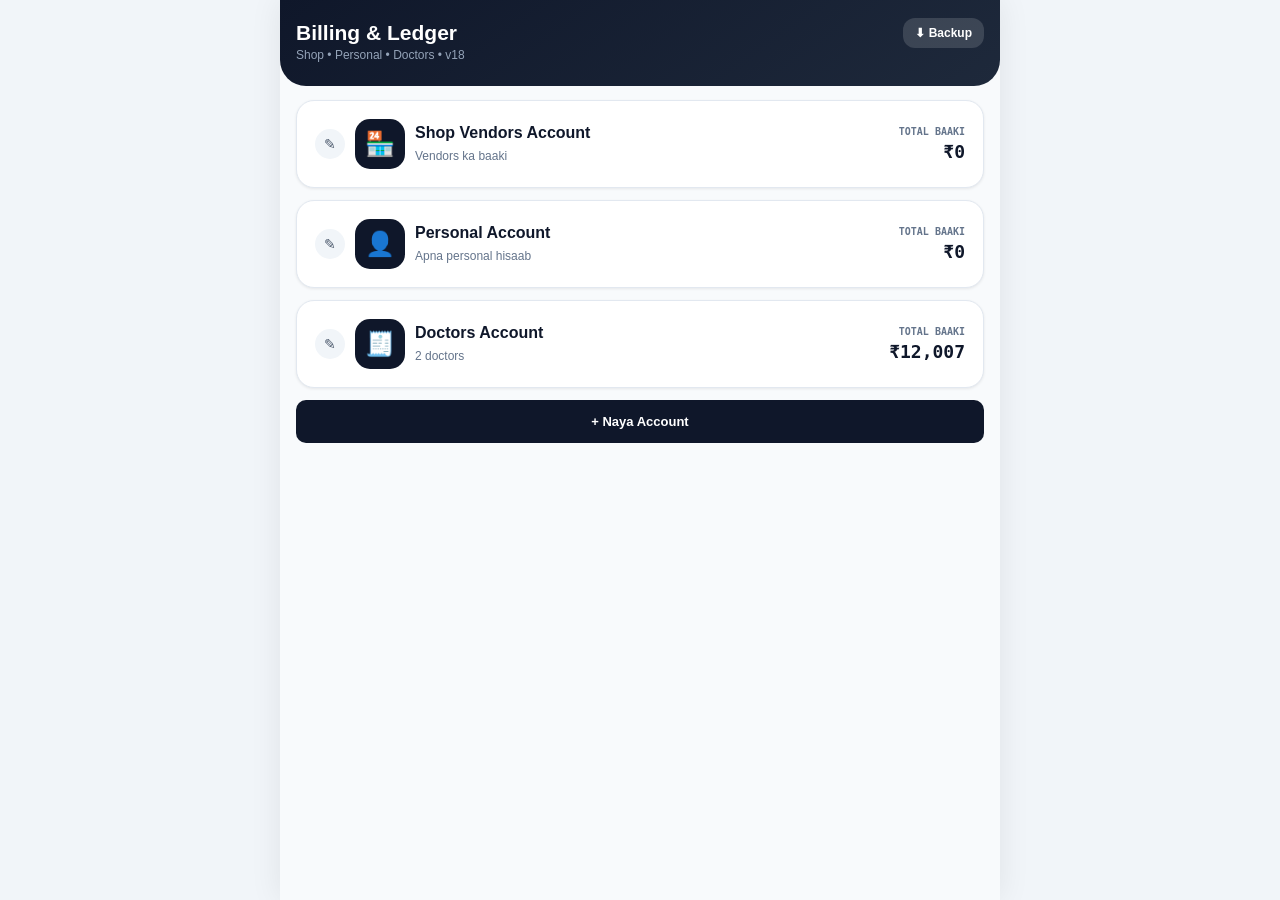
<file: App_new.html>
<!DOCTYPE html>
<html lang="hi">
<head>
<meta charset="UTF-8"/>
<meta name="viewport" content="width=device-width, initial-scale=1.0, maximum-scale=1.0, user-scalable=no"/>
<title>Vendor Billing & Ledger Pro</title>
<style>
:root{--nav-h:52px;--pr:#2563eb;--dk:#0f172a;--mu:#64748b;--bd:#e2e8f0;--em:#10b981;--ro:#e11d48}
*{box-sizing:border-box;margin:0;padding:0;-webkit-tap-highlight-color:transparent}
body{font-family:-apple-system,"Segoe UI",Roboto,Arial,sans-serif;background:#f1f5f9;color:var(--dk);display:flex;justify-content:center;min-height:100vh;line-height:1.4}
.mono{font-family:ui-monospace,Menlo,Consolas,monospace;font-variant-numeric:tabular-nums}
.app{width:100%;max-width:720px;min-height:100vh;background:#f8fafc;display:flex;flex-direction:column;overflow-x:clip;box-shadow:0 0 30px rgba(0,0,0,.08)}
.hidden{display:none!important}
button{font-family:inherit;cursor:pointer;border:none;outline:none}button:active{transform:scale(.97)}
input,select,textarea{font-family:inherit;font-size:14px;outline:none}
.toast{position:fixed;top:14px;left:50%;transform:translateX(-50%);z-index:9999;background:#0f172a;color:#fff;padding:10px 18px;border-radius:999px;font-size:13px;font-weight:600;max-width:92vw;text-align:center}
.hdr{background:linear-gradient(145deg,#0f172a,#1e293b);color:#fff;padding:18px 16px 22px;border-radius:0 0 26px 26px}
.hdr h1{font-size:21px;font-weight:800}.hdr p{font-size:12px;color:#94a3b8}
.row{display:flex;justify-content:space-between;align-items:flex-start;gap:10px}
.btn-glass{background:rgba(255,255,255,.14);color:#fff;padding:8px 12px;border-radius:12px;font-size:12px;font-weight:700}
.body{padding:14px 16px 28px;display:flex;flex-direction:column;gap:12px;flex:1}
.big{background:#fff;border:1px solid var(--bd);border-radius:18px;padding:18px;display:flex;align-items:center;justify-content:space-between;gap:12px;cursor:pointer;box-shadow:0 1px 3px rgba(0,0,0,.08)}
.big:hover{border-color:#f59e0b;background:#fffbeb}
.big .ic{width:50px;height:50px;border-radius:15px;background:#0f172a;display:flex;align-items:center;justify-content:center;font-size:24px;flex-shrink:0}
.big h3{font-size:16px;font-weight:800}.big small{color:var(--mu);font-size:12px}
.big .amt{font-size:18px;font-weight:900;text-align:right}.big .amt small{display:block;font-size:10px;text-transform:uppercase}
.left{display:flex;align-items:center;gap:12px;min-width:0}
.tabs{display:grid;grid-template-columns:1fr 1fr;background:#e2e8f0;padding:4px;border-radius:14px;margin:14px 16px 0}
.tab{padding:10px;border-radius:10px;font-size:13px;font-weight:700;color:#475569;background:transparent}
.tab.on{background:#fff;color:#0f172a;box-shadow:0 1px 3px rgba(0,0,0,.1)}
.srow{display:flex;gap:8px}.srow input{flex:1;padding:11px 12px;border:1px solid #cbd5e1;border-radius:12px;background:#fff}
.btn-p{background:var(--pr);color:#fff;padding:11px 15px;border-radius:12px;font-size:13px;font-weight:700;white-space:nowrap}
.btn-d{background:#0f172a;color:#fff;padding:10px 14px;border-radius:10px;font-size:13px;font-weight:700}
.vc{background:#fff;border:1px solid var(--bd);border-radius:16px;padding:14px;display:flex;align-items:center;justify-content:space-between;gap:12px;cursor:pointer}
.vc:hover{border-color:#f59e0b;background:#fffbeb}
.av{width:46px;height:46px;border-radius:14px;background:#0f172a;color:#fde047;font-size:18px;font-weight:800;display:flex;align-items:center;justify-content:center;flex-shrink:0}
.vn{font-size:15px;font-weight:800;white-space:nowrap;overflow:hidden;text-overflow:ellipsis}.vm{font-size:11px;color:var(--mu)}
.vr{text-align:right;flex-shrink:0}.vr b{display:block;font-size:18px;font-weight:900}.vr small{font-size:10px;color:#94a3b8;text-transform:uppercase}
.note{background:#fffbeb;border:1px solid #fde68a;color:#78350f;padding:12px;border-radius:12px;font-size:12px}
.arf{background:#fff;border:1px solid var(--bd);padding:12px;border-radius:14px;display:flex;flex-wrap:wrap;gap:8px}
.arf input[type=text]{flex:1 1 180px}.arf input{padding:10px 12px;border:1px solid #cbd5e1;border-radius:10px;background:#f8fafc}.arf input[type=number]{width:110px}
.rt{background:#fff;border:1px solid var(--bd);border-radius:14px;overflow:hidden}
.rr{padding:10px 14px;display:flex;align-items:center;justify-content:space-between;gap:8px;border-bottom:1px solid #f1f5f9}
.rb{display:flex;align-items:center;border:1px solid #cbd5e1;border-radius:8px;padding:4px 8px;background:#f8fafc}
.rb.un{background:#fff;border-color:#f59e0b}.rb input{width:64px;border:none;background:transparent;text-align:right;font-weight:800}
.ml{padding:6px 9px;border-radius:8px;font-size:11px;font-weight:700;background:#fef3c7;color:#92400e;margin-left:4px}.ml.un{background:#d1fae5;color:#065f46}
.nav{background:#1c1c1c;color:#fff;padding:10px 12px;display:flex;align-items:center;justify-content:space-between;gap:8px;position:sticky;top:0;z-index:50}
.nav .l{display:flex;align-items:center;gap:8px;min-width:0}.nav small{font-size:10px;color:#fde047;font-weight:700;text-transform:uppercase;display:block}
.nav .t{font-size:14px;font-weight:800;white-space:nowrap;overflow:hidden;text-overflow:ellipsis}
.nb{background:rgba(255,255,255,.14);color:#fff;padding:8px 11px;border-radius:10px;font-size:12px;font-weight:700;flex-shrink:0}
.wa{background:#22c55e;color:#052e16}.pdf{background:#f8fafc;color:#0f172a}
.ws{padding:10px;background:#fff;flex:1;display:flex;flex-direction:column}
.ban{display:grid;grid-template-columns:7fr 5fr;background:linear-gradient(145deg,#1e3a8a,#2563eb);border-radius:16px;overflow:hidden;box-shadow:0 8px 16px rgba(30,58,138,.4),inset 0 2px 0 rgba(255,255,255,.35),inset 0 -4px 0 rgba(0,0,0,.25);position:sticky;top:var(--nav-h);z-index:40;color:#fff}
.ban .a{padding:12px;border-right:1px solid rgba(255,255,255,.25);display:flex;align-items:center;justify-content:center;text-align:center}
.ban h2{font-size:17px;font-weight:900;line-height:1.25;text-shadow:0 2px 3px rgba(0,0,0,.35)}.ban .b{display:flex;align-items:center;justify-content:center;font-size:28px;font-weight:900;margin:8px;border-radius:12px;background:linear-gradient(180deg,#fde68a,#f59e0b);color:#1e293b;box-shadow:0 3px 0 #b45309,inset 0 2px 0 rgba(255,255,255,.6)}
.tb{background:#f1f5f9;border:1px solid #64748b;border-bottom:none;padding:6px 10px;display:flex;justify-content:space-between;align-items:center;gap:8px;font-size:11px;color:#475569}
.sc{width:100%;overflow-x:auto;border:1px solid #64748b}
table{width:100%;border-collapse:collapse;font-size:12px;background:#fff}
th,td{border:1px solid #7c8b9e;padding:5px 6px;white-space:nowrap;color:#000}
th{font-weight:800;text-align:center;padding:7px 6px}th.tl{text-align:left}
tr.b1{background:#e8f0fe}tr.b0{background:#fff}tr.sep{height:18px}
.cd{text-align:center;font-weight:800;min-width:88px}.cp{text-align:left;font-weight:800;min-width:130px}.cn{text-align:center;font-weight:800;min-width:52px}
.cf{text-align:center;font-weight:900;min-width:72px;background:rgba(0,0,0,.03)}.ca{text-align:center;width:54px;padding:2px 4px}
.ra{background:transparent;color:#475569;padding:3px 5px;border-radius:4px;font-size:11px;font-weight:700}.ra:hover{color:var(--ro)}
.more{margin:10px 0 0;background:#0f172a;color:#fde047;padding:13px;border-radius:12px;font-size:14px;font-weight:800;width:100%}
.ep{margin-top:14px;background:#0f172a;color:#fff;border-radius:18px;padding:14px}
.ep h3{font-size:14px;font-weight:800;color:#fde047;margin-bottom:10px}
.eg{display:grid;grid-template-columns:1fr 1fr;gap:8px}.fg{display:flex;flex-direction:column;gap:4px}.fg.f{grid-column:span 2}
.fl{font-size:10px;font-weight:700;text-transform:uppercase;color:#94a3b8;display:flex;justify-content:space-between}
.di{width:100%;padding:9px 10px;border-radius:10px;background:#1e293b;border:1px solid #334155;color:#fff;font-size:13px;font-weight:600}
.di[readonly]{background:#172033;color:#fde047}
.sub{grid-column:span 2;display:grid;grid-template-columns:2fr 1fr 1fr;gap:8px}
.go{grid-column:span 2;background:var(--em);color:#052e16;padding:12px;border-radius:12px;font-size:14px;font-weight:900}
.mb{position:fixed;inset:0;background:rgba(15,23,42,.65);z-index:100;display:flex;align-items:center;justify-content:center;padding:16px}
.mc{background:#fff;width:100%;max-width:440px;border-radius:22px;padding:18px;max-height:90vh;overflow-y:auto}
.mh{display:flex;justify-content:space-between;align-items:center;margin-bottom:14px}.mh h3{font-size:17px;font-weight:800}
.x{width:30px;height:30px;border-radius:50%;background:#f1f5f9;color:#475569;font-weight:800}
.lf{display:flex;flex-direction:column;gap:4px;margin-bottom:12px}.lf label{font-size:12px;font-weight:700;color:#334155}
.li{width:100%;padding:10px 12px;border:1px solid #cbd5e1;border-radius:10px;background:#f8fafc}
.bk{background:#f8fafc;border:1px solid var(--bd);border-radius:14px;padding:12px;margin-bottom:12px}.bk h4{font-size:13px;margin-bottom:4px}.bk p{font-size:11px;color:var(--mu);margin-bottom:10px}
.g2{display:grid;grid-template-columns:1fr 1fr;gap:8px}
.gh{background:linear-gradient(135deg,#1e3a8a,#2563eb);color:#fff;padding:14px;display:flex;align-items:center;gap:8px;position:sticky;top:0;z-index:60}
.gh b{flex:1;font-size:19px;white-space:nowrap;overflow:hidden;text-overflow:ellipsis}.gb{background:transparent;color:#fff;font-size:20px;padding:4px 8px}
.srch{padding:8px 12px;background:#eef2ff}.srch input{width:100%;padding:10px 12px;border:1.5px solid #93c5fd;border-radius:12px;background:#fff}
.chips{display:grid;grid-template-columns:1fr 1fr;gap:10px;padding:12px}
.chip{border:1.5px solid #93c5fd;border-radius:14px;background:#fff;display:flex;align-items:center;padding:8px 10px;gap:8px;font-weight:800;cursor:pointer;min-width:0}
.chip span{flex:1;white-space:nowrap;overflow:hidden;text-overflow:ellipsis}.chip em{font-style:normal;border-left:1.5px solid #cbd5e1;padding-left:8px;min-width:54px;text-align:center;font-weight:700}
.sumr{display:grid;grid-template-columns:1.2fr 1fr;border:1.5px solid #93c5fd;border-radius:14px;overflow:hidden;margin:0 12px 8px}
.sumr .l{background:linear-gradient(90deg,#dbeafe,#eff6ff);padding:10px 14px;font-weight:800;font-size:15px}.sumr .v{background:#fff;text-align:center;font-weight:900;font-size:18px;padding:10px;border-left:1.5px solid #93c5fd}
.neg{color:#e11d48!important}
.st{margin:6px 12px 10px;border:1.5px solid #93c5fd;border-radius:12px;overflow:hidden}.st .sc{border:none}
.st th{background:#1e3a8a;color:#fff;font-size:13px!important;font-weight:800;padding:9px 6px!important}
.st td{text-align:center;font-weight:700}.st td.sv{text-align:left}.st .sr{background:#dbeafe}
.st tr.o td{background:#f1f5f9}
.st tr.mh td{background:#1e40af;color:#fff;text-align:left;font-weight:800}
.sinfo{font-size:12px;color:#475569;padding:0 14px}
.addbar{position:sticky;bottom:0;z-index:60;background:#fff;border:2px solid #93c5fd;border-radius:20px;margin:8px;padding:8px;display:grid;grid-template-columns:repeat(4,1fr);gap:6px}
.ai{padding:10px;border:1.5px solid #93c5fd;border-radius:12px;width:100%;min-width:0;background:#fff}
.adb{background:#1e3a8a;color:#fff;border-radius:12px;font-weight:800;font-size:15px}
#pg-shop:not(.hidden),#pg-shopv:not(.hidden),#pg-shopfull:not(.hidden),#pg-ud:not(.hidden),#pg-sh:not(.hidden),#pg-cl:not(.hidden){display:flex;flex-direction:column;height:100vh;height:100dvh;background:#f8fafc}
#pg-shop .gh,#pg-ud .gh,#pg-sh .gh{padding:10px 12px}#pg-shop .gh b,#pg-ud .gh b,#pg-sh .gh b{font-size:17px}
.chips{gap:6px;padding:8px 10px}
.chip{padding:3px 8px;font-size:13px;border-radius:10px;gap:4px}
.chip em{padding-left:6px;min-width:44px;font-size:13px}
.ci{background:none;font-size:15px;padding:2px 3px}
.sumr{margin:0 10px 5px;border-radius:10px}.sumr .l{padding:5px 10px;font-size:13px}.sumr .v{padding:5px;font-size:15px}
#pg-shop .st,#pg-ud .st,#pg-sh .st{flex:1;min-height:0;overflow:auto;margin:4px 10px}
#pg-shop .st .sc,#pg-ud .st .sc,#pg-sh .st .sc{overflow:visible}
#pg-shop .st th,#pg-ud .st th,#pg-sh .st th{position:sticky;top:0;z-index:5}
#pg-shop .st td,#pg-ud .st td,#pg-sh .st td{padding:6px 4px;font-size:13px}
#s-more{padding:7px!important;font-size:12px!important;margin:0 10px 4px!important;width:calc(100% - 20px)!important}
.addbar{grid-template-columns:1.3fr 1fr 1fr 1fr auto;gap:4px;padding:6px;margin:6px;border-radius:14px}
.ai{padding:8px 6px;font-size:12px;border-radius:9px}
.adb{padding:0 12px;font-size:13px}
.sd .ra{padding:0 3px;color:#9aa8ad;font-size:11px}
.oi{width:92px;text-align:center;border:1px dashed #93c5fd;border-radius:6px;padding:3px;font-weight:800;font-size:13px;background:#fff;color:#0f172a}
.st table{table-layout:fixed;width:100%}
.st td.sv{white-space:normal;word-break:break-word;text-align:left}
.st .sd{font-size:12px!important}
.st .sd .ra{margin-left:6px;min-width:22px;height:22px;padding:0 5px;border-radius:10px;background:#fee2e2;color:#dc2626;font-size:11px;line-height:22px;vertical-align:middle}
.st tr.tr1 td{background:#dbeafe!important;font-weight:800;border-top:2px solid #1e3a8a}
.st tr.tr2 td{background:#1e3a8a!important;color:#fff!important;font-weight:800}
.st tr.tr2 td.neg{color:#fecaca!important}
.st tr.tr1 small,.st tr.tr2 small{font-size:10px;font-weight:600;opacity:.85}
.pen{background:#f1f5f9;color:#475569;width:30px;height:30px;border-radius:50%;font-size:14px;flex-shrink:0;user-select:none;-webkit-user-select:none;-webkit-touch-callout:none;touch-action:manipulation;transition:background .8s,transform .8s}
.pen.hold{background:#fde047;transform:scale(1.3)}
.big .left{gap:10px}
#pg-ud .st th.h1{background:#1e3a8a;color:#fff}
#pg-ud .st th.h2{background:#059669;color:#fff}
#pg-ud .st th.h3{background:#64748b;color:#fff}
#pg-ud .st td.ua{background:#d1fae5;font-weight:800}
#pg-ud .st td.up{background:#e2e8f0}
#pg-sh .st th{background:#1e3a8a;color:#fff;font-size:13px!important;padding:9px 4px!important}
#pg-sh .st th.hn{background:#1e40af}
#pg-sh .st td{padding:6px 4px;font-size:13px}
#pg-sh .st td.sv{text-align:left}
#pg-sh.rate .st th:first-child,#pg-sh.rate .st td:first-child{position:sticky;left:0;z-index:4}
#pg-sh.rate .st th:first-child{z-index:7}
.plbar{width:calc(100% - 20px);margin:8px 10px 0;display:flex;justify-content:space-between;align-items:center;background:linear-gradient(135deg,#0f172a,#1e293b);color:#fde047;border-radius:12px;padding:10px 14px;font-weight:800;font-size:14px;box-shadow:0 3px 0 #020617}
#pl-body{margin:6px 10px 0;max-height:38vh}
.stt{border:1.5px solid #93c5fd;border-radius:12px;overflow:hidden}
.stt td{background:#fff;color:#0f172a;border-color:#cbd5e1}
.stt tbody tr:nth-child(even) td{background:#f1f5f9}
.stt tr.sum td{background:#1e3a8a!important;color:#fff}
#pg-cl{background:#f8fafc}
.clban{margin:10px 10px 6px;display:grid;grid-template-columns:7fr 5fr;border-radius:16px;overflow:hidden;background:linear-gradient(145deg,#020617,#1f2937);color:#fff;box-shadow:0 8px 16px rgba(2,6,23,.5),inset 0 2px 0 rgba(255,255,255,.14),inset 0 -4px 0 rgba(0,0,0,.55)}
.cla{padding:12px 10px;display:flex;flex-direction:column;justify-content:center;gap:6px;text-align:center}
.cln{font-size:17px;font-weight:900;line-height:1.2;color:#fff;text-shadow:0 2px 4px rgba(0,0,0,.6)}
.cll{font-size:10px;font-weight:700;color:#94a3b8;letter-spacing:.3px}
.clp{display:flex;align-items:center;justify-content:center;gap:6px;flex-wrap:wrap}
#cl-per{background:linear-gradient(180deg,#fde047,#facc15);color:#111827;padding:5px 12px;border-radius:999px;font-size:13px;font-weight:900;box-shadow:0 3px 0 #a16207,inset 0 1px 0 rgba(255,255,255,.7)}
.clpen{background:#facc15;color:#111827;border-radius:50%;width:28px;height:28px;font-size:14px;font-weight:900;box-shadow:0 2px 0 #a16207}
.clb{display:flex;align-items:center;justify-content:center;font-size:26px;font-weight:900;margin:8px;border-radius:12px;background:linear-gradient(180deg,#1e293b,#020617);color:#facc15;text-shadow:0 2px 3px rgba(0,0,0,.6);box-shadow:0 0 0 2px #facc15,0 4px 0 #a16207,inset 0 2px 0 rgba(255,255,255,.16)}
#pg-cl .clt{flex:1;min-height:0;overflow:auto;margin:4px 10px;border:1.5px solid #1e3a8a;border-radius:12px;background:#fff}
#pg-cl table{table-layout:fixed}
#pg-cl th{position:sticky;top:0;z-index:5;background:#1e3a8a;color:#fff;font-size:12px;padding:8px 4px;white-space:normal;line-height:1.2;border-color:#334e9b}
#pg-cl td{font-size:13px;padding:6px 4px;text-align:center;font-weight:700;color:#0f172a;white-space:normal;border-color:#cbd5e1}
#pg-cl td.pn{text-align:left}
#pg-cl tr.g td{background:#f1f5f9}
#pg-cl tr.tt td{background:#1e3a8a;color:#fff;font-weight:900}
.clbot{background:#fff;border:2px solid #1e3a8a;border-radius:16px;margin:6px 8px 8px;padding:8px;display:flex;flex-direction:column;gap:6px}
.clcap{font-size:10px;color:#64748b;text-align:center}
.clin1{display:grid;grid-template-columns:2fr 1fr;gap:6px}
.clhd,.clin{display:grid;grid-template-columns:1fr 1fr 1.2fr 1.2fr 1.7fr;gap:4px}
.clhd{background:linear-gradient(180deg,#1e3a8a,#172554);border-radius:10px;padding:6px 3px;color:#fff;font-size:10px;font-weight:800;line-height:1.15;text-align:center;width:100%}
#pg-cl .clbot input{padding:8px 4px;border:1.5px solid #93c5fd;border-radius:9px;background:#fff;width:100%;min-width:0;font-size:12px;text-align:center}
#pg-cl .clin1 input{text-align:left;padding-left:8px}
.cladd{background:#1e3a8a;color:#fff;border-radius:12px;padding:10px;font-weight:800;font-size:14px;width:100%}
.clogt th{background:#1e3a8a;color:#fff;font-size:11px;padding:6px 3px}
.clogt td{font-size:12px;text-align:center;font-weight:700;padding:5px 3px}
.pnw{display:flex;align-items:center;gap:6px}.pnb{display:flex;gap:3px;flex-shrink:0}
.clib{width:24px;height:24px;border-radius:50%;font-size:12px;font-weight:900;display:flex;align-items:center;justify-content:center;padding:0}
.clib.e{background:#dbeafe;color:#1d4ed8}.clib.d{background:#fee2e2;color:#dc2626;width:auto;min-width:24px;padding:0 4px;border-radius:12px}
#pg-l3 .sc,#pg-l4 .sc,#pg-cash .sc{overflow:auto;max-height:calc(100vh - var(--nav-h) - var(--ban-h,90px) - 70px);max-height:calc(100dvh - var(--nav-h) - var(--ban-h,90px) - 70px)}
#pg-l3 th,#pg-l4 th,#pg-cash th{position:sticky;top:0;z-index:30;background:#1e3a8a;color:#fff}
.ai[readonly]{background:#eef2ff;color:#1e3a8a}
#pg-ud .st table{width:135%}
#pg-sh.rate .st th,#pg-sh.rate .st td{padding-left:6px;padding-right:6px}

/* --- 100% WORKING SCROLL FIX --- */
#pg-shop .st {
    overflow: hidden !important; /* Parent won't scroll, only .sc will */
}
#pg-shop .st .sc {
    overflow-x: auto !important; /* Enables horizontal swipe */
    -webkit-overflow-scrolling: touch !important;
}
#pg-shop .st table {
    min-width: 520px !important; /* Forces table wider than screen */
    width: 100% !important;
    table-layout: fixed !important;
}
#pg-shop .st th, #pg-shop .st td {
    white-space: nowrap !important;
    overflow: hidden;
    text-overflow: ellipsis;
}
/* -------------------------------- */

@media print{body{background:#fff}.nav,.tb,.ep,.ca,.no-print,.more{display:none!important}.ban{position:static;-webkit-print-color-adjust:exact;print-color-adjust:exact}tr.b1{-webkit-print-color-adjust:exact;print-color-adjust:exact}.sc{overflow:visible}#pg-l3 .sc,#pg-l4 .sc,#pg-cred .sc{max-height:none!important;overflow:visible!important}}
@keyframes bootshow{to{opacity:1}}
</style>
</head>
<body>
<div id="boot" style="position:fixed;left:0;right:0;top:0;z-index:99999;background:#e11d48;color:#fff;padding:10px 12px;font:700 13px sans-serif;text-align:center;opacity:0;animation:bootshow .01s 3s forwards">⚠ App poori load nahi hui. File dobara open karein.</div>
<div class="app">
<div id="toast" class="toast hidden"></div>

<div id="pg-home" class="pg">
 <header class="hdr"><div class="row"><div><h1>Billing & Ledger</h1><p>Shop • Personal • Doctors • v18</p></div>
 <button class="btn-glass" onclick="openModal('m-backup')">⬇ Backup</button></div></header>
 <div class="body">
  <div class="big" onclick="openShop()"><div class="left"><button type="button" class="pen" onpointerdown="penDown(event,'shop')" onpointerup="penUp()" onpointercancel="penUp()" onpointerleave="penUp()" onclick="penTap(event)" oncontextmenu="return false">✎</button><div class="ic">🏪</div><div><h3 id="h-n-shop">Shop Vendors Account</h3><small>Vendors ka baaki</small></div></div><div class="amt mono"><small>Total Baaki</small><span id="h-shop">₹0</span></div></div>
  <div class="big" onclick="openCash('personal')"><div class="left"><button type="button" class="pen" onpointerdown="penDown(event,'personal')" onpointerup="penUp()" onpointercancel="penUp()" onpointerleave="penUp()" onclick="penTap(event)" oncontextmenu="return false">✎</button><div class="ic">👤</div><div><h3 id="h-n-personal">Personal Account</h3><small>Apna personal hisaab</small></div></div><div class="amt mono"><small>Total Baaki</small><span id="h-personal">₹0</span></div></div>
  <div class="big" onclick="openVendors()"><div class="left"><button type="button" class="pen" onpointerdown="penDown(event,'vendors')" onpointerup="penUp()" onpointercancel="penUp()" onpointerleave="penUp()" onclick="penTap(event)" oncontextmenu="return false">✎</button><div class="ic">🧾</div><div><h3 id="h-n-vendors">Vendors Accounts</h3><small id="h-vcount">0 vendors</small></div></div><div class="amt mono"><small>Total Baaki</small><span id="h-vendors">₹0</span></div></div>
  <div id="h-custom" style="display:contents"></div>
  <button class="btn-d" style="padding:14px" onclick="openModal('m-acc')">+ Naya Account</button>
 </div>
</div>

<div id="pg-vendors" class="pg hidden">
 <div class="nav"><div class="l"><button class="nb" onclick="show('pg-home');renderHome()">← Home</button><div><small>Page 2</small><div class="t" id="v-title">Vendors Accounts</div></div></div>
 <div class="mono" style="font-weight:900;color:#fde047" id="v-total">₹0</div></div>
 <div class="tabs"><button id="tb-v" class="tab on" onclick="vTab('v')">Doctors (<span id="vcount">0</span>)</button><button id="tb-r" class="tab" onclick="vTab('r')">Fixed Rate List</button></div>
 <div id="vw-v" class="body">
  <div class="srow"><input id="vsearch" oninput="renderVendors()" placeholder="Doctor ka naam search karein..."/><button class="btn-p" onclick="openModal('m-vendor')">+ Add Doctor</button></div>
  <div id="vlist" style="display:flex;flex-direction:column;gap:10px"></div>
 </div>
 <div id="vw-r" class="body hidden">
  <div class="note"><b>Locked Rate Master</b><br/>Yahan set kiya rate billing me automatic lock hokar aayega. Badalne ke liye <b>Edit</b> dabayein.</div>
  <form onsubmit="addRate(event)" class="arf"><input id="nr-name" type="text" required placeholder="Medicine / Item Name"/><input id="nr-val" type="number" step="0.01" min="0" required placeholder="Rate ₹"/><button class="btn-d">+ Fix Rate</button></form>
  <div class="rt" id="rlist"></div>
 </div>
</div>

<div id="pg-cash" class="pg hidden">
 <div class="nav no-print"><div class="l"><button class="nb" onclick="show('pg-home');renderHome()">← Home</button><div><small>Page 2 • Account</small><div class="t" id="c-name"></div></div></div>
 <div style="display:flex;gap:6px"><button class="nb" onclick="openImport('cash')">📥</button><button class="nb pdf" onclick="window.print()">PDF / Print</button></div></div>
 <div class="ws">
  <div class="ban"><div class="a"><h2 id="c-title"></h2></div><div class="b mono" id="c-bal">0</div></div>
  <div class="sc"><table><thead><tr><th>Date</th><th class="tl">Particular</th><th>Jama (+)</th><th>Kharch (−)</th><th>Balance</th><th class="ca no-print"></th></tr></thead><tbody id="c-body"></tbody></table></div>
  <div class="ep no-print"><h3>+ Nayi Entry</h3>
  <form onsubmit="addCash(event)" class="eg">
   <div class="fg"><label class="fl">Date</label><input id="c-date" type="date" class="di" required/></div>
   <div class="fg"><label class="fl">Type</label><select id="c-type" class="di"><option value="in">Jama (+)</option><option value="out">Kharch (−)</option></select></div>
   <div class="fg"><label class="fl">Particular</label><input id="c-part" class="di" required placeholder="Detail"/></div>
   <div class="fg"><label class="fl">Amount ₹</label><input id="c-amt" type="number" step="0.01" min="0.01" class="di mono" required/></div>
   <button class="go">+ Save Entry</button></form></div>
 </div>
</div>

<div id="pg-shop" class="pg hidden">
 <div class="gh"><button class="gb" onclick="show('pg-home');renderHome()">←</button><b>Vendor Ledger</b><button class="gb" onclick="openImport('shop')">📥</button><button class="gb" onclick="toggleSearch()">🔍</button><button class="gb" onclick="openChipModal()">⋮</button></div>
 <div id="s-srow" class="srch hidden"><input id="s-q" placeholder="Amount (349) ya date (5, 7, 12 / 05-11) ya naam" oninput="renderShopAll()"/></div>
 <div id="s-chips" class="chips"></div><div id="s-sum"></div>
 <div class="sinfo" id="s-info"></div>
 
 <!-- UPDATED TABLE FOR VENDOR LEDGER -->
 <div class="st">
    <div class="sc">
      <table>
        <colgroup>
          <col style="width: 130px;">
          <col style="width: 70px;">
          <col style="width: 70px;">
          <col style="width: 90px;">
          <col style="width: 100px;">
          <col style="width: 70px;">
        </colgroup>
        <thead>
          <tr><th>Vendor</th><th>Bills</th><th>Paid</th><th>Net Amount</th><th>Date</th><th class="no-print"></th></tr>
        </thead>
        <tbody id="s-body"></tbody>
      </table>
    </div>
 </div>
 <!-- END UPDATED TABLE -->

 <button class="more" style="width:auto;margin:0 12px 10px" id="s-more" onclick="openShopFull()"></button>
 <form class="addbar" onsubmit="addShop(event)">
  <input id="s-v" class="ai" list="s-vlist" placeholder="Vendor ▼" autocomplete="off"/><input id="s-bill" class="ai" type="number" step="0.01" placeholder="Bill (₹)"/><input id="s-paid" class="ai" type="number" step="0.01" placeholder="Paid (₹)"/>
  <input id="s-date" class="ai" type="text" placeholder="Date" onfocus="this.type='date'" onblur="if(!this.value)this.type='text'"/><button class="adb">Add</button>
 </form><datalist id="s-vlist"></datalist>
</div>
<div id="pg-shopv" class="pg hidden">
 <div class="gh"><button class="gb" onclick="show('pg-shop');renderShopAll()">←</button><b id="sv-name"></b></div>
 <div class="sumr" style="margin-top:12px"><div class="l">Remaining</div><div class="v mono" id="sv-bal"></div></div>
 <div class="sinfo" id="sv-info"></div>
 <div class="st"><div class="sc"><table><colgroup><col style="width:26%"><col style="width:14%"><col style="width:14%"><col style="width:17%"><col style="width:29%"></colgroup><thead><tr><th>Vendor</th><th>Bills</th><th>Paid</th><th>Net Amount</th><th>Date</th></tr></thead><tbody id="sv-body"></tbody></table></div></div>
</div>
<div id="pg-shopfull" class="pg hidden">
 <div class="gh"><button class="gb" onclick="show('pg-shop');renderShopAll()">←</button><b>Full Entries (sab months)</b></div>
 <div class="srch"><input id="sf-q" placeholder="Amount (349) ya date (5, 7, 12 / 05-11) ya naam" oninput="renderShopAll()"/></div>
 <div class="sinfo" id="sf-info" style="margin-top:6px"></div>
 <div class="st"><div class="sc"><table><colgroup><col style="width:26%"><col style="width:14%"><col style="width:14%"><col style="width:17%"><col style="width:29%"></colgroup><thead><tr><th>Vendor</th><th>Bills</th><th>Paid</th><th>Net Amount</th><th>Date</th></tr></thead><tbody id="sf-body"></tbody></table></div></div>
</div>

<div id="pg-ud" class="pg hidden">
 <div class="gh"><button class="gb" onclick="show('pg-home');renderHome()">←</button><b id="ud-title"></b><span id="ud-tot" class="mono" style="font-size:13px;font-weight:800;white-space:nowrap"></span><button class="gb" onclick="openImport('ud')">📥</button></div>
 <div class="srch"><input id="ud-q" list="ud-nl" placeholder="🔍 Naam search karein" oninput="udInput()" autocomplete="off"/></div>
 <div id="ud-sug" class="chips hidden" style="grid-template-columns:1fr;max-height:50vh;overflow:auto"></div>
 <div class="sinfo" id="ud-info" style="margin-top:4px"></div>
 <div class="st" id="ud-st"><div class="sc"><table><colgroup><col style="width:19%"><col style="width:10%"><col style="width:25%"><col style="width:10%"><col style="width:10%"><col style="width:16%"><col style="width:10%"></colgroup><thead><tr><th class="h1">Name</th><th class="h2">Amount</th><th class="h1">Description</th><th class="h3">Paid<br>Amount</th><th class="h1">Net<br>amount</th><th class="h1">Date</th><th class="h1"></th></tr></thead><tbody id="ud-body"></tbody></table></div></div>
 <form class="addbar" style="grid-template-columns:repeat(6,1fr)" onsubmit="addUd(event)">
  <input id="ud-n" class="ai" list="ud-nl" placeholder="Name" autocomplete="off" style="grid-column:span 3"/>
  <input id="ud-d" class="ai" placeholder="Description" style="grid-column:span 3"/>
  <input id="ud-a" class="ai" type="number" step="0.01" placeholder="Amount ₹" style="grid-column:span 2"/>
  <input id="ud-p" class="ai" type="number" step="0.01" placeholder="Paid ₹" style="grid-column:span 2"/>
  <button class="adb" style="grid-column:span 2;padding:8px">Add</button>
 </form><datalist id="ud-nl"></datalist>
</div>

<div id="pg-sh" class="pg hidden">
 <div class="gh"><button class="gb" onclick="show('pg-home');renderHome()">←</button><b id="sh-title"></b><span id="sh-tot" class="mono" style="font-size:13px;font-weight:800;white-space:nowrap"></span><button class="gb" onclick="openImport('sheet')">📥</button><button class="gb" onclick="openModal('m-rf')" title="Price formula">⚙</button></div>
 <div id="sh-pl" class="hidden"><button class="plbar" onclick="plToggle()"><span id="pl-t"></span><span id="pl-a">▼</span></button><div id="pl-body" class="stt hidden"></div></div>
 <div class="srch"><input id="sh-q" list="sh-nl" placeholder="🔍 Search karein" oninput="renderSheet()" autocomplete="off"/></div>
 <div class="sinfo" id="sh-info" style="margin-top:4px"></div>
 <div class="st" id="sh-st"><div class="sc"><table><colgroup id="sh-cg"></colgroup><thead id="sh-th"></thead><tbody id="sh-body"></tbody></table></div></div>
 <form class="addbar" id="sh-form" style="grid-template-columns:repeat(6,1fr)" onsubmit="addSheet(event)"></form><datalist id="sh-nl"></datalist>
</div>

<div id="pg-cl" class="pg hidden">
 <div class="nav"><div class="l"><button class="nb" onclick="backToVendors()">← Doctors</button><div style="min-width:0"><small>Clinic Sheet</small><div class="t" id="cl-nt"></div></div></div><button class="nb wa" onclick="clImg()">📷 Image</button></div>
 <div class="clban"><div class="cla"><div class="cln" id="cl-name"></div><div class="cll">IS PERIOD KA NET AMOUNT</div><div class="clp"><span id="cl-per"></span><button class="clpen" onclick="openCper()">✎</button></div></div><div class="clb mono" id="cl-tot"></div></div>
 <div class="clt"><table><colgroup><col style="width:37%"><col style="width:15%"><col style="width:13%"><col style="width:17.5%"><col style="width:17.5%"></colgroup><thead><tr><th>Products</th><th>Net Qty<br>in (tab)</th><th>MRP<br>per tab</th><th>Total<br>Amount</th><th id="cl-th5"></th></tr></thead><tbody id="cl-body"></tbody></table></div>
 <div class="clbot">
  <form id="cl-form" onsubmit="addClinic(event)" style="display:flex;flex-direction:column;gap:6px">
   <div class="clin1"><input id="cl-p" list="cl-pl" placeholder="Product naam" autocomplete="off" oninput="clHint()"/><input id="cl-m" type="number" step="0.01" placeholder="MRP/tab"/></div>
   <button type="button" class="clhd" onclick="openClog()"><span>Product<br>Added</span><span>Minus<br>product</span><span>Last month's<br>qty.</span><span>Qty. remained<br>at shop</span><span>Date</span></button>
   <div class="clin"><input id="cl-a" type="number" step="0.01" placeholder="+"/><input id="cl-n" type="number" step="0.01" placeholder="−"/><input id="cl-l" type="number" step="0.01" placeholder="Last"/><input id="cl-r" type="number" step="0.01" placeholder="Remain"/><input id="cl-d" type="text" placeholder="Auto" onfocus="this.type='date'" onblur="if(!this.value)this.type='text'"/></div>
   <button class="cladd">+ Add Entry</button>
   <div class="clcap">Upar ke header par tap karein = is period ki saari entries</div>
  </form><datalist id="cl-pl"></datalist>
 </div>
</div>

<div id="pg-l3" class="pg hidden"></div>
<div id="pg-l4" class="pg hidden"></div>

<datalist id="items"></datalist>

<div id="m-imp" class="mb hidden"><div class="mc"><div class="mh"><h3>📥 Excel se Import</h3><button class="x" onclick="closeModal('m-imp')">✕</button></div>
<div class="note" id="imp-help" style="margin-bottom:10px"></div>
<textarea id="imp-text" rows="6" class="li mono" style="font-size:11px;margin-bottom:8px" placeholder="Excel ke cells copy karke yahan paste karein..."></textarea>
<input type="file" accept=".csv,.tsv,.txt,text/csv,text/plain" onchange="impFile(event)" style="width:100%;font-size:12px;margin-bottom:10px"/>
<button class="btn-p" style="width:100%;padding:12px" onclick="runImport()">Import Karein</button></div></div>

<div id="m-rf" class="mb hidden"><div class="mc"><div class="mh"><h3>Price formula</h3><button class="x" onclick="closeModal('m-rf')">✕</button></div>
<form onsubmit="saveRf(event)"><div class="note" style="margin-bottom:10px">Net rate = Rate + GST %<br>Price = (Net rate + Extra ₹) + Margin %<br><small>Badlav sirf aage ki nayi entries par lagega.</small></div>
<div class="g2"><div class="lf"><label>Extra ₹ (default 3)</label><input id="rf-add" class="li mono" type="number" step="0.01"/></div><div class="lf"><label>Margin % (default 20)</label><input id="rf-mp" class="li mono" type="number" step="0.01"/></div></div>
<button class="btn-p" style="width:100%;padding:12px">Save</button></form></div></div>

<div id="m-accren" class="mb hidden"><div class="mc"><div class="mh"><h3>Account ka naam badlein</h3><button class="x" onclick="closeModal('m-accren')">✕</button></div>
<form onsubmit="saveAccRen(event)"><div class="lf"><label>Naya naam</label><input id="ar-name" class="li" required/></div><div id="ar-catbox" class="hidden"><div class="lf"><label>Andar ka format</label><select id="ar-fmt" class="li"><option value="cash">Jama / Kharch (cashbook)</option><option value="udhaar">Udhaar sheet</option><option value="personal">Personal sheet</option><option value="rate">Rate sheet (GST + Price)</option><option value="sheet">Apne columns</option></select></div><div class="lf"><label>Category (icon)</label><select id="ar-cat" class="li"><option value="shop">🏪 Shop</option><option value="udhaar">💸 Udhaar Khata</option><option value="personal">👤 Personal</option><option value="bank">🏦 Bank</option><option value="ghar">🏠 Ghar</option><option value="other">📒 Other</option></select></div></div><button class="btn-p" style="width:100%;padding:12px">Save Name</button></form></div></div>

<div id="m-acc" class="mb hidden"><div class="mc"><div class="mh"><h3>Naya Account</h3><button class="x" onclick="closeModal('m-acc')">✕</button></div>
<form onsubmit="createAcc(event)">
<div class="lf"><label>Account ka naam *</label><input id="ac-name" class="li" required/></div>
<div class="lf"><label>Category (icon)</label><select id="ac-cat" class="li"><option value="shop">🏪 Shop</option><option value="udhaar">💸 Udhaar Khata</option><option value="personal">👤 Personal</option><option value="bank">🏦 Bank</option><option value="ghar">🏠 Ghar</option><option value="other">📒 Other</option></select></div>
<div class="lf"><label>Andar ka format</label><select id="ac-fmt" class="li" onchange="fmtChange()"><option value="cash">Jama / Kharch (cashbook)</option><option value="udhaar">Udhaar sheet</option><option value="personal">Personal sheet</option><option value="rate">Rate sheet — Products, Rate, GST, MRP, Qty (Net+Price auto)</option><option value="sheet">Apne columns khud banayein</option></select></div>
<div id="ac-ds" class="lf hidden"><label>Apne columns (Date apne aap lagegi)</label><div id="ds-list"></div><button type="button" class="btn-d" style="margin-top:6px" onclick="dsAdd()">+ Column</button></div>
<button class="btn-p" style="width:100%;padding:12px">Account Banayein</button></form></div></div>

<div id="m-vendor" class="mb hidden"><div class="mc"><div class="mh"><h3>Add New Doctor</h3><button class="x" onclick="closeModal('m-vendor')">✕</button></div>
<form onsubmit="createVendor(event)">
<div class="lf"><label>Doctor Name *</label><input id="vn-name" class="li" required/></div>
<div class="lf"><label>WhatsApp Number (optional)</label><input id="vn-phone" class="li" type="tel"/></div>
<div class="lf"><label>Format</label><select id="vn-fmt" class="li"><option value="">Normal ledger</option><option value="clinic">Clinic sheet</option></select></div>
<div class="g2"><div class="lf"><label>Opening Date</label><input id="vn-date" class="li" type="date" required/></div><div class="lf"><label>Previous Balance ₹</label><input id="vn-bal" class="li mono" type="number" step="0.01" value="0" required/></div></div>
<button class="btn-p" style="width:100%;padding:12px">Create Doctor Ledger</button></form></div></div>

<div id="m-edit" class="mb hidden"><div class="mc"><div class="mh"><h3>Edit Entry</h3><button class="x" onclick="closeModal('m-edit')">✕</button></div>
<form onsubmit="saveEdit(event)"><input type="hidden" id="ed-id"/><input type="hidden" id="ed-type"/>
<div class="lf"><label>Date</label><input id="ed-date" class="li" type="date" required/></div>
<div id="ed-o" class="lf hidden"><label>Previous Balance ₹</label><input id="ed-open" class="li mono" type="number" step="0.01"/></div>
<div id="ed-i" class="hidden"><div class="lf"><label>Particular</label><input id="ed-part" class="li"/></div>
<div class="g2"><div class="lf"><label>Qty</label><input id="ed-qty" class="li mono" type="number" step="1"/></div><div class="lf"><label>Rate ₹</label><input id="ed-rate" class="li mono" type="number" step="0.01"/></div></div></div>
<div id="ed-r" class="hidden"><div class="g2"><div class="lf"><label>Mode</label><select id="ed-mode" class="li"><option>cash</option><option>online</option></select></div><div class="lf"><label>Received ₹</label><input id="ed-rec" class="li mono" type="number" step="0.01"/></div></div></div>
<button class="btn-p" style="width:100%;padding:12px">Update & Recalculate</button></form></div></div>

<div id="m-ren" class="mb hidden"><div class="mc"><div class="mh"><h3>Vendor ka naam badlein</h3><button class="x" onclick="closeModal('m-ren')">✕</button></div>
<form onsubmit="saveRename(event)"><div class="lf"><label>Naya naam</label><input id="ren-name" class="li" required/></div><button class="btn-p" style="width:100%;padding:12px">Save Name</button></form></div></div>
<div id="m-chip" class="mb hidden"><div class="mc"><div class="mh"><h3>Vendor Chips</h3><button class="x" onclick="closeModal('m-chip')">✕</button></div>
<form onsubmit="addChip(event)" class="arf"><input id="chip-name" type="text" required placeholder="Naya vendor naam"/><button class="btn-d">+ Add</button></form>
<div class="rt" id="chip-list" style="margin-top:10px"></div></div></div>
<div id="m-share" class="mb hidden"><div class="mc"><div class="mh"><h3>Bill Image Ready</h3><button class="x" onclick="closeModal('m-share')">✕</button></div>
<img id="share-img" alt="Bill" style="width:100%;border:1px solid #cbd5e1;border-radius:10px;margin-bottom:12px"/>
<div class="g2"><button class="btn-p" style="background:#22c55e;color:#052e16" onclick="retryShare()">Share / WhatsApp</button><button class="btn-d" onclick="saveJpg()">Save JPG</button></div></div></div>

<div id="m-backup" class="mb hidden"><div class="mc"><div class="mh"><h3>Backup & Restore</h3><button class="x" onclick="closeModal('m-backup')">✕</button></div>
<div class="bk"><h4>1. Full Backup</h4><p>Shop, Personal, Doctors, Rates sab ka backup.</p><div class="g2"><button class="btn-p" onclick="dlBackup()">Download .JSON</button><button class="btn-d" onclick="copyBackup()">Copy Text</button></div></div>
<div class="bk"><h4>2. Restore</h4><p>.json file chunein ya text paste karein.</p>
<input type="file" accept=".json,application/json" onchange="restoreFile(event)" style="width:100%;font-size:12px;margin-bottom:8px"/>
<textarea id="rs-text" rows="3" class="li mono" style="font-size:11px;margin-bottom:8px" placeholder="Backup text yahan paste karein..."></textarea>
<button class="btn-d" style="width:100%" onclick="restoreText()">Restore From Text</button></div>
<div style="text-align:center;margin-bottom:10px"><button class="btn-d" onclick="toggleTheme()">🌙 / ☀ Theme</button></div>
<div style="text-align:center"><button onclick="resetDemo()" style="background:none;color:#e11d48;font-size:12px;font-weight:700">Reset to Default Sample Data</button></div></div></div>

<div id="m-redit" class="mb hidden"><div class="mc"><div class="mh"><h3>Edit Rate Entry</h3><button class="x" onclick="closeModal('m-redit')">✕</button></div>
<form onsubmit="saveRedit(event)"><input type="hidden" id="re-id"/>
<div class="lf"><label>Product</label><input id="re-p" class="li" required/></div>
<div class="g2"><div class="lf"><label>Rate ₹</label><input id="re-r" class="li mono" type="number" step="0.01" required/></div>
<div class="lf"><label>GST %</label><input id="re-g" class="li mono" type="number" step="0.01" placeholder="5"/></div></div>
<div class="g2"><div class="lf"><label>MRP ₹</label><input id="re-m" class="li mono" type="number" step="0.01"/></div>
<div class="lf"><label>Qty</label><input id="re-q" class="li mono" type="number" step="0.01"/></div></div>
<div class="lf"><label>Date</label><input id="re-d" class="li" type="date"/></div>
<button class="btn-p" style="width:100%;padding:12px">Update</button></form></div></div>

<div id="m-shopedit" class="mb hidden"><div class="mc"><div class="mh"><h3>Edit Shop Entry</h3><button class="x" onclick="closeModal('m-shopedit')">✕</button></div>
<form onsubmit="saveShopEdit(event)"><input type="hidden" id="se-id"/>
<div class="lf"><label>Vendor</label><input id="se-v" class="li" list="s-vlist" required/></div>
<div class="g2"><div class="lf"><label>Bill ₹</label><input id="se-bill" class="li mono" type="number" step="0.01"/></div>
<div class="lf"><label>Paid ₹</label><input id="se-paid" class="li mono" type="number" step="0.01"/></div></div>
<div class="lf"><label>Date</label><input id="se-date" class="li" type="date" required/></div>
<button class="btn-p" style="width:100%;padding:12px">Update Entry</button></form></div></div>

<div id="m-cper" class="mb hidden"><div class="mc"><div class="mh"><h3>Period Set</h3><button class="x" onclick="closeModal('m-cper')">✕</button></div>
<form onsubmit="saveCper(event)">
<div class="g2"><div class="lf"><label>From</label><input id="cp-from" class="li" type="date" required/></div>
<div class="lf"><label>To</label><input id="cp-to" class="li" type="date" required/></div></div>
<div class="lf"><label>Net % of MRP</label><input id="cp-pct" class="li mono" type="number" step="0.01" value="30"/></div>
<div class="g2"><button type="button" class="btn-d" onclick="resetCper()">Auto Reset</button><button class="btn-p">Save</button></div></form></div></div>

</div>

<script>
window.onerror=function(m,u,l){var b=document.getElementById('boot');if(b){b.innerHTML='⚠ App chali nahi — error: '+m+' (line '+l+').';b.style.animation='none';b.style.opacity=1}};
const KEY='vendor_ledger_apk_v2', LIMIT=30, SHOP_LIMIT=50, CHIPS=['Ameeni','Ashu','Zakir','Shariq','Bilal','PK','Stefri'];
const D_RATES=[{id:'r1',name:'Prodder tab',rate:150},{id:'r2',name:'Lactogest respule',rate:15},{id:'r3',name:'winpac dx syp',rate:24},{id:'r4',name:'Cresane syp',rate:45},{id:'r5',name:'Cydone syp',rate:35},{id:'r6',name:'winpac ls junior sy',rate:24}];
const D_VENDORS=[
{id:'v1',name:'Dr. Adil Razanagarh',phone:'',entries:[
{id:'e1',date:'2026-08-14',type:'opening',particular:'Previous Balance',openingAmount:4950},
{id:'e2',date:'2026-08-29',type:'item',particular:'Prodder tab',qty:10,rate:150},
{id:'e3',date:'2026-08-29',type:'item',particular:'Lactogest respule',qty:60,rate:15},
{id:'e4',date:'2026-09-11',type:'item',particular:'Lactogest respule',qty:20,rate:15},
{id:'e5',date:'2026-09-11',type:'item',particular:'prodder tab',qty:15,rate:150},
{id:'e6',date:'2026-09-11',type:'received',particular:'Received Amt.',mode:'cash',received:2400},
{id:'e7',date:'2026-09-11',type:'received',particular:'Received Amt',mode:'online',received:2500},
{id:'e8',date:'2026-10-09',type:'item',particular:'prodder tab',qty:15,rate:150},
{id:'e9',date:'2026-10-09',type:'received',particular:'Received Amt',mode:'cash',received:2250},
{id:'e10',date:'2026-10-21',type:'item',particular:'Prodder tab',qty:10,rate:150},
{id:'e11',date:'2026-10-21',type:'item',particular:'Lactogest respule',qty:20,rate:15},
{id:'e12',date:'2026-10-21',type:'item',particular:'winpac dx syp',qty:13,rate:24},
{id:'e13',date:'2026-10-21',type:'item',particular:'Cresane syp',qty:5,rate:45},
{id:'e14',date:'2026-10-21',type:'item',particular:'Cydone syp',qty:5,rate:35},
{id:'e15',date:'2026-10-21',type:'received',particular:'Received Amt',mode:'cash',received:2000},
{id:'e16',date:'2026-11-10',type:'item',particular:'Cresane syp',qty:5,rate:45},
{id:'e17',date:'2026-11-10',type:'item',particular:'winpac ls junior sy',qty:20,rate:24},
{id:'e18',date:'2026-11-10',type:'item',particular:'winpac dx syp',qty:30,rate:28},
{id:'e19',date:'2026-11-10',type:'item',particular:'Prodder tab',qty:9,rate:150},
{id:'e20',date:'2026-11-10',type:'item',particular:'Lactogest respule',qty:10,rate:15}]},
{id:'v2',name:'Dr. Faizan Medical Hall',phone:'',entries:[
{id:'v2_1',date:'2026-10-01',type:'opening',particular:'Previous Balance',openingAmount:3200},
{id:'v2_2',date:'2026-11-05',type:'item',particular:'Prodder tab',qty:12,rate:150},
{id:'v2_3',date:'2026-11-05',type:'item',particular:'Cresane syp',qty:10,rate:45},
{id:'v2_4',date:'2026-11-05',type:'received',particular:'Received Amt',mode:'online',received:2000}]}];
const clone=o=>JSON.parse(JSON.stringify(o));
const today=()=>{const d=new Date();return d.getFullYear()+'-'+String(d.getMonth()+1).padStart(2,'0')+'-'+String(d.getDate()).padStart(2,'0')};
const $=id=>document.getElementById(id);
const inr=n=>'₹'+Number(n).toLocaleString('en-IN');
const fn=n=>Number(n).toLocaleString('en-IN');
const rd2=n=>Math.round(Number(n)*100)/100;
const kv=n=>String(n||'').trim().toLowerCase().replace(/\s+/g,' ');
const MN=['January','February','March','April','May','June','July','August','September','October','November','December'];

let state=load(), activeV=null, cashKey=null, unlocked=new Set(), entryUnlocked=false, pendDel=null, pendReset=false, pendShare=null, shopV=null, udId=null, shId=null, renIdx=null, arKey=null, plOpen=false, clAll=false, dsCols=[{n:'',t:'text'}], impMode=null, uidN=0;

function load(){let s=null,raw=null;try{raw=localStorage.getItem(KEY);if(raw)s=JSON.parse(raw)}catch(e){window.__noSave=!!raw}
 if(raw&&s){try{localStorage.setItem(KEY+'_prev',raw)}catch(e){}}
 if(!s)s={vendors:clone(D_VENDORS),rates:clone(D_RATES)};
 if(!s.accounts)s.accounts={};
 ['shop','personal'].forEach(k=>{if(!Array.isArray(s.accounts[k]))s.accounts[k]=[]});
 if(!s.rf)s.rf={add:3,mp:20};
 return normShop(s)}
function save(){if(window.__noSave)return;try{localStorage.setItem(KEY,JSON.stringify(state))}catch(e){}}
function esc(v){return v==null?'':String(v).replace(/&/g,'&amp;').replace(/</g,'&lt;').replace(/>/g,'&gt;').replace(/"/g,'&quot;').replace(/'/g,'&#039;')}
function fmtDate(i){if(!i||!i.includes('-'))return i||'';const[y,m,d]=i.split('-');return d+'-'+m+'-'+y}
function fmtShort(i){if(!i||!i.includes('-'))return i||'';const[y,m,d]=i.split('-');return d+'-'+m+'-'+y.slice(2)}
let tt=null;function toast(m){const e=$('toast');e.textContent=m;e.classList.remove('hidden');clearTimeout(tt);tt=setTimeout(()=>e.classList.add('hidden'),2600)}
function openModal(id){
 if(id==='m-vendor') $('vn-date').value=today();
 if(id==='m-rf'){ $('rf-add').value=state.rf.add; $('rf-mp').value=state.rf.mp; }
 pendReset=false;
 $(id).classList.remove('hidden');
}
function closeModal(id){$(id).classList.add('hidden')}
function show(id){document.querySelectorAll('.pg').forEach(p=>p.classList.toggle('hidden',p.id!==id));setTimeout(()=>{const n=$(id).querySelector('.nav');if(n)document.documentElement.style.setProperty('--nav-h',n.offsetHeight+'px');setBanH()},0);window.scrollTo(0,0)}
function uid(p){return p+Date.now()+'_'+(++uidN)}

function normShop(s){if(!Array.isArray(s.custom))s.custom=[];if(!s.names||typeof s.names!=='object')s.names={};if(!s.accounts)s.accounts={};s.custom.forEach(c=>{if(!Array.isArray(s.accounts[c.id]))s.accounts[c.id]=[]});
 if(!s.shop||!Array.isArray(s.shop.entries))s.shop={chips:CHIPS.slice(),entries:[]};if(!Array.isArray(s.shop.chips))s.shop.chips=CHIPS.slice();if(!s.shop.open||typeof s.shop.open!=='object')s.shop.open={};if(typeof s.shop.openOthers!=='number')s.shop.openOthers=0;if(!s.rf)s.rf={add:3,mp:20};return s}

function buildLedger(v){
 const sorted=v.entries.map((e,i)=>({...e,_o:i})).sort((a,b)=>a.date===b.date?a._o-b._o:a.date.localeCompare(b.date));
 const by=new Map();sorted.forEach(e=>{if(!by.has(e.date))by.set(e.date,[]);by.get(e.date).push(e)});
 let run=0,last='';const rows=[];let gi=0;
 by.forEach((items,date)=>{last=date;let add=0,rec=0;
  const g=items.map((r,i)=>{let tot=null,rv=null;
   if(r.type==='opening')run+=Number(r.openingAmount||0);
   else if(r.type==='item'){tot=Math.round(Number(r.qty||0)*Number(r.rate||0)*100)/100;add+=tot}
   else if(r.type==='received'){rv=Number(r.received||0);rec+=rv}
   return{...r,date,gi,isFirst:i===0,isLast:i===items.length-1,totalVal:tot,recVal:rv,finalVal:null}});
  run=Math.round((run+add-rec)*100)/100;g[g.length-1].finalVal=run;rows.push(...g);gi++});
 return{rows,finalBalance:run,lastDate:last?fmtDate(last):'No entries'}}

const CATS={shop:['🏪','Shop'],udhaar:['💸','Udhaar'],personal:['👤','Personal'],bank:['🏦','Bank'],ghar:['🏠','Ghar'],other:['📒','Other']};
const DEF_NAMES={shop:'Shop Vendors Account',personal:'Personal Account',vendors:'Doctors Account'};
const accName=k=>{const c=state.custom.find(a=>a.id===k);return c?c.name:((state.names&&state.names[k])||DEF_NAMES[k]||'Account')};
const penBtn=k=>`<button type="button" class="pen" onpointerdown="penDown(event,'${k}')" onpointerup="penUp()" onpointercancel="penUp()" onpointerleave="penUp()" onclick="penTap(event)" oncontextmenu="return false">✎</button>`;
let penT=null,penDone=false;
function penDown(e,k){e.stopPropagation();penDone=false;clearTimeout(penT);e.currentTarget.classList.add('hold');penT=setTimeout(()=>{penDone=true;penUp();if(navigator.vibrate)navigator.vibrate(30);openAccRen(k)},800)}
function penUp(){clearTimeout(penT);document.querySelectorAll('.pen.hold').forEach(b=>b.classList.remove('hold'))}
function penTap(e){e.stopPropagation();if(!penDone)toast('Naam badalne ke liye ✎ ko 1 second dabaye rakhein');penDone=false}
function openAccRen(k){arKey=k;$('ar-name').value=accName(k);const c0=state.custom.find(a=>a.id===k);$('ar-catbox').classList.toggle('hidden',!c0);if(c0){$('ar-cat').value=c0.cat||'other';$('ar-fmt').value=fmtOf(k)}openModal('m-accren');setTimeout(()=>{$('ar-name').focus();$('ar-name').select()},50)}
function saveAccRen(e){e.preventDefault();const n=$('ar-name').value.trim();if(!n)return;const c=state.custom.find(a=>a.id===arKey);if(c){const nf=$('ar-fmt').value;if(nf==='sheet'&&!(c.cols&&c.cols.length))return toast('Apne columns sirf naya account banate waqt ban sakte hain');c.name=n;c.cat=$('ar-cat').value;c.fmt=nf}else state.names[arKey]=n;save();closeModal('m-accren');renderHome();toast('Naam badal gaya: '+n)}
function shopTotal(){const c=shopCalc();let t=Number(state.shop.openOthers||0);Object.keys(c.bal).forEach(k=>{t+=c.bal[k]});return Math.round(t*100)/100}
function renderCustom(){$('h-custom').innerHTML=state.custom.map(a=>{const c=CATS[a.cat]||CATS.other;
 return `<div class="big" onclick="openCash('${a.id}')"><div class="left">${penBtn(a.id)}<div class="ic">${c[0]}</div><div><h3>${esc(a.name)}</h3><small>${c[1]} account</small></div></div><div class="amt mono"><small>${accInfo(a.id).l}</small><span>${accInfo(a.id).v}</span></div></div>`}).join('')}
function createAcc(e){e.preventDefault();const name=$('ac-name').value.trim();if(!name)return;
 const id='a_'+Date.now();let fmt=$('ac-fmt').value;const cat=$('ac-cat').value;if(fmt==='cash'&&cat==='udhaar')fmt='udhaar';
 let cols=null;if(fmt==='sheet'){cols=dsCols.filter(c=>c.n.trim()).map(c=>({n:c.n.trim(),t:c.t}));if(!cols.length)return toast('Kam se kam ek column ka naam likhein')}
 state.custom.push(cols?{id,name,cat,fmt,cols}:{id,name,cat,fmt});state.accounts[id]=[];
 save();closeModal('m-acc');$('ac-name').value='';$('ac-fmt').value='cash';dsCols=[{n:'',t:'text'}];fmtChange();renderHome();toast(name+' account ban gaya!')}
function cashBal(k){return (state.accounts[k]||[]).reduce((s,e)=>s+(e.type==='in'?1:-1)*Number(e.amount||0),0)}
function renderHome(){
 renderCustom();
 ['shop','personal','vendors'].forEach(k=>{$('h-n-'+k).textContent=accName(k)});
 $('h-shop').textContent=inr(shopTotal());
 $('h-personal').textContent=accInfo('personal').v;
 let t=0;state.vendors.forEach(v=>{if(!isClinic(v))t+=buildLedger(v).finalBalance});
 $('h-vendors').textContent=inr(t);$('h-vcount').textContent=state.vendors.length+' doctors';
}

function openVendors(){$('v-title').textContent=accName('vendors');show('pg-vendors');renderVendors();renderRates();refreshItems()}
function vTab(t){$('vw-v').classList.toggle('hidden',t!=='v');$('vw-r').classList.toggle('hidden',t==='v');$('tb-v').classList.toggle('on',t==='v');$('tb-r').classList.toggle('on',t!=='v')}
function renderVendors(){
 const q=($('vsearch').value||'').toLowerCase().trim();let tot=0;
 state.vendors.forEach(v=>{if(!isClinic(v))tot+=buildLedger(v).finalBalance});
 $('v-total').textContent=inr(tot);$('vcount').textContent=state.vendors.length;
 const list=state.vendors.filter(v=>v.name.toLowerCase().includes(q));
 $('vlist').innerHTML=list.length?list.map(v=>{const cl=isClinic(v),s=cl?{lastDate:fmtDate(clinicPeriod(v).to),finalBalance:Math.round(clinicCalc(v).total)}:buildLedger(v);const ini=v.name.replace(/^Dr\.\s*/i,'').charAt(0).toUpperCase()||'V';
  return `<div class="vc" onclick="openLedger('${v.id}')"><div class="left"><div class="av">${esc(ini)}</div><div style="min-width:0"><div class="vn">${esc(v.name)}</div><div class="vm">Last: ${s.lastDate} • ${cl?(v.moves||[]).length:v.entries.length} rows ${v.phone?' • '+esc(v.phone):''}</div></div></div><div class="vr"><small>${cl?'Dena hai':'Final Balance'}</small><b class="mono">${inr(s.finalBalance)}</b></div></div>`}).join('')
 :'<div style="text-align:center;padding:28px;background:#fff;border-radius:16px;border:1px dashed #cbd5e1;color:#64748b;font-size:13px">Koi doctor nahi mila.</div>'}
function renderRates(){
 $('rlist').innerHTML=state.rates.map(r=>{const u=unlocked.has(r.id);
  return `<div class="rr"><b style="font-size:14px">${u?'🔓':'🔒'} ${esc(r.name)}</b><div style="display:flex;align-items:center"><div class="rb ${u?'un':''}">₹<input id="ri-${r.id}" class="mono" type="number" step="0.01" value="${r.rate}" ${u?'':'readonly'}/></div><button class="ml ${u?'un':''}" onclick="toggleRate('${r.id}')">${u?'Save':'Edit'}</button><button class="ml" style="background:none;color:#94a3b8" onclick="delRate('${r.id}')">✕</button></div></div>`}).join('')}
function toggleRate(id){
 if(unlocked.has(id)){const n=parseFloat($('ri-'+id).value);const r=state.rates.find(x=>x.id===id);if(r&&!isNaN(n)&&n>=0){r.rate=n;save()}unlocked.delete(id);renderRates();refreshItems();toast('Rate locked!')}
 else{unlocked.add(id);renderRates();const i=$('ri-'+id);i.focus();i.select()}}
function addRate(e){e.preventDefault();const name=$('nr-name').value.trim(),rate=parseFloat($('nr-val').value);if(!name||isNaN(rate))return;
 const ex=state.rates.find(r=>r.name.toLowerCase()===name.toLowerCase());
 if(ex){ex.rate=rate;toast(ex.name+' rate updated')}else{state.rates.push({id:'r_'+Date.now(),name,rate});toast(name+' fixed at ₹'+rate)}
 $('nr-name').value='';$('nr-val').value='';save();renderRates();refreshItems()}
function delRate(id){state.rates=state.rates.filter(r=>r.id!==id);unlocked.delete(id);save();renderRates();refreshItems()}
function refreshItems(){$('items').innerHTML=state.rates.map(r=>`<option value="${esc(r.name)}">₹${r.rate}</option>`).join('')}
function createVendor(e){e.preventDefault();const name=$('vn-name').value.trim();if(!name)return;
 const v={id:'v_'+Date.now(),name,phone:$('vn-phone').value.replace(/\D/g,''),entries:[{id:'e_'+Date.now(),date:$('vn-date').value||today(),type:'opening',particular:'Previous Balance',openingAmount:parseFloat($('vn-bal').value)||0}]};
 if($('vn-fmt').value==='clinic'){v.fmt='clinic';v.products=[];v.moves=[]}state.vendors.unshift(v);save();closeModal('m-vendor');$('vn-fmt').value='';$('vn-name').value='';$('vn-phone').value='';$('vn-bal').value='0';
 renderVendors();openLedger(v.id);toast(name+' ledger created!')}

function openCash(k){if(isUd(k))return openUd(k);if(isSheet(k))return openSheet(k);cashKey=k;$('c-date').value=today();show('pg-cash');renderCash()}
function renderCash(){
 const nm=accName(cashKey);
 $('c-name').textContent=nm;
 if(!state.accounts[cashKey])state.accounts[cashKey]=[];
 const list=state.accounts[cashKey].map((e,i)=>({...e,_o:i})).sort((a,b)=>a.date===b.date?a._o-b._o:a.date.localeCompare(b.date));
 let run=0,html='',i=0;
 list.forEach((e,idx)=>{run+=(e.type==='in'?1:-1)*Number(e.amount);run=Math.round(run*100)/100;i++;
  const dt=idx===0||list[idx-1].date!==e.date?fmtDate(e.date):'';
  html+=`<tr class="${i%2?'b1':'b0'}"><td class="cd">${dt}</td><td class="cp">${esc(e.particular)}</td><td class="cn mono">${e.type==='in'?e.amount:''}</td><td class="cn mono">${e.type==='out'?e.amount:''}</td><td class="cf mono">${run}</td><td class="ca no-print"><button class="ra" onclick="delCash('${e.id}')">${pendDel===e.id?'OK?':'✕'}</button></td></tr>`});
 for(let k=0;k<3;k++)html+=`<tr class="sep ${(i+k)%2?'b1':'b0'}"><td></td><td></td><td></td><td></td><td></td><td class="no-print"></td></tr>`;
 $('c-body').innerHTML=html;$('c-bal').textContent=run;$('c-title').innerHTML=esc(nm)+',<br/>final balance';setBanH()}
function addCash(e){e.preventDefault();const amt=parseFloat($('c-amt').value);if(isNaN(amt)||amt<=0)return toast('Sahi amount bharein');
 state.accounts[cashKey].push({id:'c_'+Date.now(),date:$('c-date').value,type:$('c-type').value,particular:$('c-part').value.trim(),amount:amt});
 $('c-part').value='';$('c-amt').value='';save();renderCash();toast('Entry saved!')}
function delCash(id){if(pendDel!==id){pendDel=id;renderCash();return toast('Delete ke liye dubara "OK?" dabayein')}
 state.accounts[cashKey]=state.accounts[cashKey].filter(x=>x.id!==id);pendDel=null;save();renderCash();toast('Entry deleted')}

function ledgerPage(n,full){
 return `<div class="nav no-print"><div class="l"><button class="nb" onclick="${full?'backToL3()':'backToVendors()'}">${full?'← Last 30':'← Doctors'}</button><div style="min-width:0"><small>${full?'Page 4 • Full Ledger':'Page 3 • Last '+LIMIT+' Rows'}</small><div class="t" id="p${n}-nm"></div></div></div>
 <div style="display:flex;gap:6px"><button class="nb" onclick="openImport('doc')">📥</button><button class="nb wa" onclick="shareWA()">📷 Image</button><button class="nb pdf" onclick="printPDF()">PDF</button></div></div>
 <div class="ws"><div class="ban"><div class="a"><h2 id="p${n}-tt"></h2></div><div class="b mono" id="p${n}-bal"></div></div>
 <div class="tb no-print"><span id="p${n}-info"></span><button class="nb" style="background:#e2e8f0;color:#1e293b;padding:4px 8px" onclick="dlCSV()">Export CSV</button></div>
 <div class="sc"><table><thead><tr><th>Date</th><th class="tl">Particular</th><th>Qty</th><th>Rate</th><th>Total</th><th>Received<br/>Amount</th><th>Final<br/>Amount</th><th class="ca no-print">Edit</th></tr></thead><tbody id="p${n}-body"></tbody></table></div>
 ${full?'':`<button class="more no-print" id="p3-more" onclick="openFull()"></button>
 <div class="ep no-print"><h3>+ Add Billing / Payment Entry</h3>
 <form onsubmit="addEntry(event)" class="eg">
  <div class="fg"><label class="fl">Date</label><input id="en-date" class="di" type="date" required/></div>
  <div class="fg"><label class="fl">Entry Type</label><select id="en-type" class="di" onchange="entryType()"><option value="item">Item Bill (Sale)</option><option value="received">Received Amount</option></select></div>
  <div id="bx-item" class="sub"><div class="fg"><label class="fl">Particular</label><input id="en-item" class="di" list="items" oninput="itemInput()" placeholder="Select or type item"/></div>
   <div class="fg"><label class="fl">Qty</label><input id="en-qty" class="di mono" type="number" min="1" step="1"/></div>
   <div class="fg"><label class="fl"><span>Rate</span><button type="button" id="en-lock" onclick="toggleLock()" style="background:none;color:#fde047;font-size:10px;font-weight:800">LOCKED</button></label><input id="en-rate" class="di mono" type="number" step="0.01" readonly/></div></div>
  <div id="bx-rec" class="hidden sub" style="grid-template-columns:1fr 1fr"><div class="fg"><label class="fl">Payment Mode</label><select id="en-mode" class="di"><option value="cash">cash</option><option value="online">online</option></select></div>
   <div class="fg"><label class="fl">Received Amount ₹</label><input id="en-rec" class="di mono" type="number" min="1" step="0.01"/></div></div>
  <button class="go">+ Save Entry to Ledger</button></form></div>`}</div>`}
$('pg-l3').innerHTML=ledgerPage(3,false);$('pg-l4').innerHTML=ledgerPage(4,true);

function openLedger(id){activeV=id;pendDel=null;const v0=state.vendors.find(x=>x.id===id);if(v0&&isClinic(v0)){show('pg-cl');renderClinic();return}$('en-date').value=today();show('pg-l3');renderLedger()}
function openFull(){show('pg-l4');renderLedger()}
function backToL3(){show('pg-l3');renderLedger()}
function backToVendors(){activeV=null;show('pg-vendors');renderVendors()}

function rowsHTML(rows,limit){
 const vis=limit?rows.slice(-limit):rows;let html='',v=0,prevG=null;
 vis.forEach((r,idx)=>{
  if(idx>0&&r.gi!==prevG){v++;html+=`<tr class="sep ${v%2?'b1':'b0'}"><td></td><td></td><td></td><td></td><td></td><td></td><td></td><td class="no-print"></td></tr>`}
  prevG=r.gi;v++;
  const showDate=idx===0||r.isFirst;
  let p='',q='',rt='',t='',rc='';
  if(r.type==='opening')p='Previous Balance';
  else if(r.type==='item'){p=esc(r.particular);q=r.qty;rt=r.rate;t=r.totalVal}
  else{p=esc(r.particular||'Received Amt');q=esc(r.mode||'cash');rc=r.recVal}
  html+=`<tr class="${v%2?'b1':'b0'}"><td class="cd">${showDate?fmtDate(r.date):''}</td><td class="cp">${p}</td><td class="cn mono">${q}</td><td class="cn mono">${rt}</td><td class="cn mono">${t}</td><td class="cn mono">${rc}</td><td class="cf mono">${r.isLast?r.finalVal:''}</td><td class="ca no-print"><button class="ra" onclick="openEdit('${r.id}')">✎</button><button class="ra" onclick="delRow('${r.id}')">${pendDel===r.id?'OK?':'✕'}</button></td></tr>`});
 for(let k=0;k<3;k++){v++;html+=`<tr class="sep ${v%2?'b1':'b0'}"><td></td><td></td><td></td><td></td><td></td><td></td><td></td><td class="no-print"></td></tr>`}
 return html}
function renderLedger(){
 const vendor=state.vendors.find(x=>x.id===activeV);if(!vendor)return;
 const L=buildLedger(vendor),total=L.rows.length,old=Math.max(0,total-LIMIT);
 [[3,LIMIT],[4,0]].forEach(([n,lim])=>{
  $('p'+n+'-nm').textContent=vendor.name;
  $('p'+n+'-tt').innerHTML=esc(vendor.name)+',<br/>ledger final balance';
  $('p'+n+'-bal').textContent=L.finalBalance;
  $('p'+n+'-body').innerHTML=rowsHTML(L.rows,lim);
  $('p'+n+'-info').textContent=n===3?(old?`Latest ${LIMIT} rows (kul ${total})`:`Kul ${total} rows`):`Poora data: ${total} rows`});
 const b=$('p3-more');b.classList.toggle('hidden',old===0);b.textContent=`📂 Full Data dekhein (${old} purani rows aur)`;setBanH()}

function entryType(){const i=$('en-type').value==='item';$('bx-item').classList.toggle('hidden',!i);$('bx-rec').classList.toggle('hidden',i)}
function itemInput(){const val=$('en-item').value.trim().toLowerCase(),ri=$('en-rate'),lb=$('en-lock');const m=state.rates.find(r=>r.name.toLowerCase()===val);
 if(m){ri.value=m.rate;entryUnlocked=false;ri.readOnly=true;lb.textContent='LOCKED';lb.style.color='#fde047'}
 else if(!entryUnlocked){ri.readOnly=false;lb.textContent='CUSTOM';lb.style.color='#34d399'}}
function toggleLock(){const ri=$('en-rate'),lb=$('en-lock');entryUnlocked=!entryUnlocked;
 if(entryUnlocked){ri.readOnly=false;lb.textContent='UNLOCKED';lb.style.color='#34d399';ri.focus()}else{ri.readOnly=true;lb.textContent='LOCKED';lb.style.color='#fde047';itemInput()}}
function addEntry(e){e.preventDefault();const v=state.vendors.find(x=>x.id===activeV);if(!v)return;const date=$('en-date').value;if(!date)return;
 if($('en-type').value==='item'){const p=$('en-item').value.trim(),q=parseFloat($('en-qty').value),r=parseFloat($('en-rate').value);
  if(!p||isNaN(q)||q<=0||isNaN(r)||r<0)return toast('Sahi Item, Qty aur Rate bharein');
  v.entries.push({id:'e_'+Date.now(),date,type:'item',particular:p,qty:q,rate:r});$('en-item').value='';$('en-qty').value='';$('en-rate').value=''}
 else{const a=parseFloat($('en-rec').value);if(isNaN(a)||a<=0)return toast('Sahi Received Amount bharein');
  v.entries.push({id:'e_'+Date.now(),date,type:'received',particular:'Received Amt',mode:$('en-mode').value,received:a});$('en-rec').value=''}
 save();renderLedger();toast('Entry saved & Final Amount updated!')}
function delRow(id){if(pendDel!==id){pendDel=id;renderLedger();return toast('Delete ke liye dubara "OK?" dabayein')}
 const v=state.vendors.find(x=>x.id===activeV);v.entries=v.entries.filter(e=>e.id!==id);pendDel=null;save();renderLedger();toast('Row deleted')}
function openEdit(id){const v=state.vendors.find(x=>x.id===activeV),r=v&&v.entries.find(e=>e.id===id);if(!r)return;
 $('ed-id').value=r.id;$('ed-type').value=r.type;$('ed-date').value=r.date;
 ['ed-o','ed-i','ed-r'].forEach(k=>$(k).classList.add('hidden'));
 if(r.type==='opening'){$('ed-o').classList.remove('hidden');$('ed-open').value=r.openingAmount||0}
 else if(r.type==='item'){$('ed-i').classList.remove('hidden');$('ed-part').value=r.particular||'';$('ed-qty').value=r.qty||1;$('ed-rate').value=r.rate||0}
 else{$('ed-r').classList.remove('hidden');$('ed-mode').value=r.mode||'cash';$('ed-rec').value=r.received||0}
 openModal('m-edit')}
function saveEdit(e){e.preventDefault();const v=state.vendors.find(x=>x.id===activeV),r=v&&v.entries.find(x=>x.id===$('ed-id').value);if(!r)return;
 r.date=$('ed-date').value;const t=$('ed-type').value;
 if(t==='opening')r.openingAmount=parseFloat($('ed-open').value)||0;
 else if(t==='item'){r.particular=$('ed-part').value.trim();r.qty=parseFloat($('ed-qty').value)||0;r.rate=parseFloat($('ed-rate').value)||0}
 else{r.mode=$('ed-mode').value;r.received=parseFloat($('ed-rec').value)||0}
 save();closeModal('m-edit');renderLedger();toast('Row updated!')}

function curRoot(){return $('pg-l4').classList.contains('hidden')?$('pg-l3'):$('pg-l4')}
async function shareWA(){toast('Image feature simplified — use PDF / Print for now')}
function printPDF(){const v=state.vendors.find(x=>x.id===activeV);if(v&&curRoot().id==='pg-l3'){$('p3-body').innerHTML=rowsHTML(buildLedger(v).rows,0);window.onafterprint=()=>{window.onafterprint=null;renderLedger()}}
 toast('Opening Print / Save as PDF...');setTimeout(()=>window.print(),250)}
function dlCSV(){const v=state.vendors.find(x=>x.id===activeV);if(!v)return;const L=buildLedger(v);
 const out=[['"'+v.name+' - Ledger Final Balance"','','','','','',L.finalBalance],['Date','Particular','Qty','Rate','Total','Received Amount','Final Amount']];
 L.rows.forEach((r)=>{out.push([r.isFirst?fmtDate(r.date):'','"'+(r.type==='opening'?'Previous Balance':(r.particular||''))+'"',r.type==='item'?r.qty:(r.type==='received'?r.mode:''),r.type==='item'?r.rate:'',r.type==='item'?r.totalVal:'',r.type==='received'?r.recVal:'',r.isLast?r.finalVal:'']);
  if(r.isLast)out.push(['','','','','','',''])});
 const blob=new Blob([out.map(r=>r.join(',')).join('\n')],{type:'text/csv;charset=utf-8;'});
 const a=document.createElement('a');a.href=URL.createObjectURL(blob);a.download=v.name.replace(/[^a-z0-9]/gi,'_')+'_Ledger.csv';a.click();toast('CSV downloaded!')}

function shopCalc(){
 const E=state.shop.entries.map((e,i)=>({...e,_o:i})).sort((a,b)=>a.date===b.date?a._o-b._o:a.date.localeCompare(b.date));
 const bal={};state.shop.chips.forEach(c=>{bal[kv(c)]=Number(state.shop.open[kv(c)]||0)});E.forEach(e=>{const k=kv(e.vendor);bal[k]=Math.round(((bal[k]||0)+Number(e.bill||0)-Number(e.paid||0))*100)/100;e.rem=bal[k];e.k=k});
 return{E,bal}}
function matchQ(e,q){q=(q||'').trim().toLowerCase();if(!q)return true;
 return q.split(/[,\s]+/).filter(Boolean).some(t=>{
  if(/^\d+(\.\d+)?$/.test(t)){const n=Number(t);if([e.bill,e.paid,e.rem].some(v=>Number(v)===n))return true;return n>=1&&n<=31&&Number(e.date.slice(8,10))===n}
  if(/^\d+([-\/.]\d+)+$/.test(t)){const pt=t.split(/[-\/.]/).map(Number),[y,m,d]=e.date.split('-').map(Number);
   if(pt.length===3){let yy=pt[2];if(yy<100)yy+=2000;return pt[0]===d&&pt[1]===m&&yy===y}
   if(pt.length===2)return pt[1]>=100?(pt[0]===m&&pt[1]===y):(pt[0]===d&&pt[1]===m);return false}
  return kv(e.vendor).includes(t)})}
function shopRow(e,i){return `<tr class="${i%2?'':'o'}"><td class="sv">${esc(e.vendor)}</td><td class="sb">${e.bill}</td><td class="sp">${e.paid}</td><td class="sr ${e.rem<0?'neg':''}">${e.rem}</td><td class="sd">${fmtDate(e.date)}</td><td class="sd no-print"><button class="ra" onclick="openShopEdit('${e.id}')">✎</button><button class="ra" onclick="delShop('${e.id}')">${pendDel===e.id?'OK?':'✕'}</button></td></tr>`}
function vTotals(vl,prev){
 const ym=today().slice(0,7),y=Number(ym.slice(0,4)),m=Number(ym.slice(5)),mm=ym.slice(5),last=String(new Date(y,m,0).getDate()).padStart(2,'0');
 let mb=0,mp=0,ab=0,ap=0;vl.forEach(e=>{const b=Number(e.bill||0),p=Number(e.paid||0);ab+=b;ap+=p;if(e.date.startsWith(ym)){mb+=b;mp+=p}});
 const r=n=>Math.round(n*100)/100,mn=r(mb-mp),an=r(Number(prev||0)+ab-ap);
 const f=vl.length?fmtDate(vl[0].date):'-',l=vl.length?fmtDate(vl[vl.length-1].date):'-';
 return `<tr class="tr1"><td class="sv">Month Total<br><small>${MN[m-1]} ${y}</small></td><td>${r(mb)}</td><td>${r(mp)}</td><td class="${mn<0?'neg':''}">${mn}</td><td class="sd">01-${mm}-${y}<br>se ${last}-${mm}-${y}</td><td class="sd no-print"></td></tr><tr class="tr2"><td class="sv">Kul Total<br><small>Previous sahit</small></td><td>${r(ab)}</td><td>${r(ap)}</td><td class="${an<0?'neg':''}">${an}</td><td class="sd">${f}<br>se ${l}</td><td class="sd no-print"></td></tr>`}
function openRow(i,label){const v=i<0?(state.shop.openOthers||0):(state.shop.open[kv(state.shop.chips[i])]||0);
 return `<tr class="${(i<0?state.shop.chips.length:i)%2?'':'o'}"><td class="sv">${esc(label)}</td><td class="sb">—</td><td class="sp">—</td><td class="sr"><input class="oi mono" type="number" step="any" value="${v}" onchange="setOpen(${i},this.value)"/></td><td class="sd">Previous</td><td class="sd no-print"></td></tr>`}
function openRowsHTML(){return state.shop.chips.map((c,i)=>openRow(i,c)).join('')+openRow(-1,'Others')}
function setOpen(i,val){const n=parseFloat(val)||0;if(i<0)state.shop.openOthers=n;else state.shop.open[kv(state.shop.chips[i])]=n;save();renderShopAll();toast('Previous amount saved')}
function openShop(){show('pg-shop');renderShopAll();scrollShopEnd()}
function scrollShopEnd(){const t=document.querySelector('#pg-shop .st');if(t)setTimeout(()=>{t.scrollTop=t.scrollHeight},30)}
function renameChip(i){renIdx=i;$('ren-name').value=state.shop.chips[i];openModal('m-ren');setTimeout(()=>{$('ren-name').focus();$('ren-name').select()},50)}
function saveRename(e){e.preventDefault();const n=$('ren-name').value.trim(),old=state.shop.chips[renIdx];if(!n)return;
 if(kv(n)!==kv(old)&&state.shop.chips.some(c=>kv(c)===kv(n)))return toast('Ye naam pehle se chip me hai');
 {const ok=kv(old),nk=kv(n);if(ok!==nk){state.shop.open[nk]=(state.shop.open[nk]||0)+(state.shop.open[ok]||0);delete state.shop.open[ok]}}state.shop.chips[renIdx]=n;state.shop.entries.forEach(x=>{if(kv(x.vendor)===kv(old)||kv(x.vendor)===kv(n))x.vendor=n});
 save();closeModal('m-ren');renderShopAll();toast('Naam badal gaya: '+n)}
function toggleSearch(){const r=$('s-srow');r.classList.toggle('hidden');if(!r.classList.contains('hidden'))$('s-q').focus();else{$('s-q').value='';renderShopAll()}}
function openShopV(k){shopV=k;show('pg-shopv');renderShopAll()}
function openShopFull(){show('pg-shopfull');renderShopAll()}
function renderShopAll(){
 const{E,bal}=shopCalc(),chipKeys=state.shop.chips.map(kv);
 $('s-vlist').innerHTML=[...new Set([...state.shop.chips,...E.map(e=>e.vendor)])].map(n=>`<option value="${esc(n)}">`).join('');
 let html=state.shop.chips.map((c,i)=>{const b=bal[kv(c)]||0;return `<div class="chip" onclick="openShopV(${i})"><span><button class="ci" onclick="event.stopPropagation();renameChip(${i})">👤</button>${esc(c)}</span><em class="${b<0?'neg':''}">${fn(b)}</em></div>`}).join('');
 let oth=Number(state.shop.openOthers||0);Object.keys(bal).forEach(k=>{if(!chipKeys.includes(k))oth+=bal[k]});oth=Math.round(oth*100)/100;
 html+=`<div class="chip" onclick="openShopV(-1)"><span><span class="ci">👥</span>Others</span><em class="${oth<0?'neg':''}">${fn(oth)}</em></div>`;
 $('s-chips').innerHTML=html;
 const ym=today().slice(0,7);let mb=0,mp=0;E.forEach(e=>{if(e.date.startsWith(ym)){mb+=Number(e.bill||0);mp+=Number(e.paid||0)}});
 const un=Math.round((mb-mp)*100)/100,mn=MN[Number(ym.slice(5))-1]+' '+ym.slice(0,4);
 $('s-sum').innerHTML=`<div class="sumr"><div class="l">Total Month Bills</div><div class="v mono">${fn(mb)}</div></div><div class="sumr"><div class="l">Total Month Paid</div><div class="v mono">${fn(mp)}</div></div><div class="sumr"><div class="l">This Month Unpaid</div><div class="v mono ${un>0?'neg':''}">${fn(un)}</div></div>`;
 const q=$('s-q').value.trim();let list=E.filter(e=>matchQ(e,q)),shown=q?list:list.slice(-SHOP_LIMIT);
 $('s-body').innerHTML=(q?'':openRowsHTML())+(shown.map(shopRow).join('')||(q?'<tr><td colspan="6" style="padding:18px;color:#64748b">Koi entry nahi mili</td></tr>':''));
 $('s-info').textContent=q?`${list.length} entries mili`:`${mn} • Latest ${shown.length} entries (kul ${E.length})`;
 const more=$('s-more');more.textContent=`📂 Full Entries dekhein (kul ${E.length})`;more.classList.toggle('hidden',!!q||E.length<=SHOP_LIMIT);
 if(shopV!==null){const isO=shopV<0,ck=isO?null:kv(state.shop.chips[shopV]),vl=E.filter(e=>isO?!chipKeys.includes(e.k):e.k===ck);
  const nm=isO?'Others':state.shop.chips[shopV],tb=isO?oth:(bal[ck]||0);
  $('sv-name').textContent=nm;$('sv-bal').textContent=fn(tb);$('sv-bal').className='v mono '+(tb<0?'neg':'');
  $('sv-info').textContent=`${vl.length} entries • purani pehle, latest sabse neeche`;
  $('sv-body').innerHTML=openRow(shopV,nm)+vl.map(shopRow).join('')+vTotals(vl,isO?(state.shop.openOthers||0):(state.shop.open[ck]||0))}
 const fq=$('sf-q').value.trim(),fl=E.filter(e=>matchQ(e,fq));let fh='',cm='',idx=0;
 fl.forEach(e=>{const m=e.date.slice(0,7);if(m!==cm){cm=m;let b=0,p=0;fl.forEach(x=>{if(x.date.startsWith(m)){b+=Number(x.bill||0);p+=Number(x.paid||0)}});
  fh+=`<tr class="mh"><td colspan="6">${MN[Number(m.slice(5))-1]} ${m.slice(0,4)} — Bills ${fn(b)} • Paid ${fn(p)} • Unpaid ${fn(Math.round((b-p)*100)/100)}</td></tr>`;idx=0}
  fh+=shopRow(e,idx++)});
 $('sf-body').innerHTML=(fq?'':openRowsHTML())+(fh||(fq?'<tr><td colspan="6" style="padding:18px;color:#64748b">Koi entry nahi mili</td></tr>':''));
 $('sf-info').textContent=`${fl.length} entries (kul ${E.length})`}
function addShop(e){e.preventDefault();let name=$('s-v').value.trim();if(!name)return toast('Vendor ka naam bharein');
 const bill=parseFloat($('s-bill').value)||0,paid=parseFloat($('s-paid').value)||0;if(!bill&&!paid)return toast('Bill ya Paid amount bharein');
 const ch=state.shop.chips.find(c=>kv(c)===kv(name));
 if(ch)name=ch;else{const ex=state.shop.entries.find(x=>kv(x.vendor)===kv(name));if(ex)name=ex.vendor}
 const date=$('s-date').value||today();
 state.shop.entries.push({id:'s_'+Date.now(),vendor:name,bill,paid,date});
 $('s-v').value='';$('s-bill').value='';$('s-paid').value='';$('s-date').value='';$('s-date').type='text';
 save();renderShopAll();scrollShopEnd();toast('Entry saved • '+fmtDate(date))}
function delShop(id){if(pendDel!==id){pendDel=id;renderShopAll();return toast('Delete ke liye dubara "OK?" dabayein')}
 state.shop.entries=state.shop.entries.filter(x=>x.id!==id);pendDel=null;save();renderShopAll();toast('Entry deleted')}
function openShopEdit(id){const e=state.shop.entries.find(x=>x.id===id);if(!e)return;
 $('se-id').value=e.id;$('se-v').value=e.vendor;$('se-bill').value=e.bill||'';$('se-paid').value=e.paid||'';$('se-date').value=e.date||today();
 openModal('m-shopedit')}
function saveShopEdit(ev){ev.preventDefault();const e=state.shop.entries.find(x=>x.id===$('se-id').value);if(!e)return;
 e.vendor=$('se-v').value.trim()||e.vendor;e.bill=parseFloat($('se-bill').value)||0;e.paid=parseFloat($('se-paid').value)||0;e.date=$('se-date').value||today();
 save();closeModal('m-shopedit');renderShopAll();toast('Entry updated!')}
function openChipModal(){renderChips();openModal('m-chip')}
function renderChips(){$('chip-list').innerHTML=state.shop.chips.map((c,i)=>`<div class="rr"><b>${esc(c)}</b><button class="ml" style="background:none;color:#94a3b8" onclick="delChip(${i})">✕</button></div>`).join('')}
function addChip(e){e.preventDefault();const n=$('chip-name').value.trim();if(!n)return;if(!state.shop.chips.some(c=>kv(c)===kv(n)))state.shop.chips.push(n);$('chip-name').value='';save();renderChips();renderShopAll()}
function delChip(i){const k=kv(state.shop.chips[i]);state.shop.openOthers=(state.shop.openOthers||0)+(state.shop.open[k]||0);delete state.shop.open[k];shopV=null;state.shop.chips.splice(i,1);save();renderChips();renderShopAll()}

function udCalc(id){const run={};const rows=(state.accounts[id]||[]).filter(e=>e.name!==undefined).map(e=>{const k=kv(e.name);run[k]=Math.round(((run[k]||0)+Number(e.amount||0)-Number(e.paid||0))*100)/100;return{...e,k,net:run[k]}});return{rows,run}}
function udTotal(id){let t=0;Object.values(udCalc(id).run).forEach(v=>t+=v);return Math.round(t*100)/100}
function openUd(k){udId=k;cashKey=k;$('ud-q').value='';show('pg-ud');renderUd();udScrollEnd()}
function udScrollEnd(){const t=$('ud-st');if(t)setTimeout(()=>{t.scrollTop=t.scrollHeight},30)}
function udInput(){renderUd()}
function udRow(e,i){return `<tr class="${i%2?'':'o'}"><td class="sv">${esc(e.name)}</td><td class="ua">${e.amount||''}</td><td class="sv ud">${esc(e.desc)}</td><td class="up">${e.paid||''}</td><td class="sr ${e.net<0?'neg':''}">${e.net}</td><td class="sd">${fmtShort(e.at)}</td><td class="sd"><button class="ra" onclick="delUd('${e.id}')">${pendDel===e.id?'OK?':'✕'}</button></td></tr>`}
function renderUd(){
 const a=state.custom.find(x=>x.id===udId);if(!a)return;
 const{rows,run}=udCalc(udId);const udNm={};rows.forEach(r=>{if(!udNm[r.k])udNm[r.k]=r.name});
 let tot=0;Object.values(run).forEach(v=>tot+=v);tot=Math.round(tot*100)/100;
 $('ud-title').textContent=a.name;$('ud-tot').textContent='₹'+fn(tot);
 $('ud-nl').innerHTML=Object.values(udNm).map(n=>`<option value="${esc(n)}">`).join('');
 const q=kv($('ud-q').value);let list=rows,tr='',info=`Kul ${rows.length} entries • ${Object.keys(udNm).length} naam`;
 if(q){const mk=Object.keys(udNm).filter(k=>k.includes(q));list=rows.filter(r=>mk.includes(r.k));
  if(mk.length===1){const k=mk[0];let sa=0,sp=0;list.forEach(r=>{sa+=Number(r.amount||0);sp+=Number(r.paid||0)});
   info=`${udNm[k]} • ${list.length} entries • Baaki ₹${fn(run[k])}`;
   tr=`<tr class="tr2"><td class="sv">Kul</td><td>${rd2(sa)}</td><td></td><td>${rd2(sp)}</td><td class="${run[k]<0?'neg':''}">${run[k]}</td><td></td><td></td></tr>`}
  else info=`${mk.length} naam • ${list.length} entries`}
 $('ud-info').textContent=info;
 $('ud-body').innerHTML=(list.map(udRow).join('')||`<tr><td colspan="7" style="padding:18px;color:#64748b">${q?'Is naam ki koi entry nahi mili':'Abhi koi entry nahi.'}</td></tr>`)+tr}
function addUd(e){e.preventDefault();let name=$('ud-n').value.trim();if(!name)return toast('Naam bharein');
 const amount=parseFloat($('ud-a').value)||0,paid=parseFloat($('ud-p').value)||0;if(!amount&&!paid)return toast('Amount ya Paid bharein');
 const ex=(state.accounts[udId]||[]).find(x=>x.name!==undefined&&kv(x.name)===kv(name));if(ex)name=ex.name;
 state.accounts[udId].push({id:uid('u_'),name,amount,desc:$('ud-d').value.trim(),paid,at:today()});
 ['ud-n','ud-d','ud-a','ud-p'].forEach(i=>$(i).value='');
 save();renderUd();udScrollEnd();toast('Entry saved')}
function delUd(id){if(pendDel!==id){pendDel=id;renderUd();return toast('Delete ke liye dubara "OK?" dabayein')}
 state.accounts[udId]=state.accounts[udId].filter(x=>x.id!==id);pendDel=null;save();renderUd();toast('Entry deleted')}

const PERS_COLS=[{n:'Name',t:'text'},{n:'Amount Given',t:'num'},{n:'Description',t:'text'},{n:'Amount Received',t:'num'}];
const RATE_COLS=[{n:'Products',t:'text'},{n:'Net rate',t:'num'},{n:'Price',t:'num'},{n:'MRP',t:'num'},{n:'Rate',t:'num'},{n:'GST %',t:'num'},{n:'Qty.',t:'num'}];
const RATE_FORM=`<input id="sh-f0" class="ai" type="text" list="sh-nl" placeholder="Product" autocomplete="off" style="grid-column:span 3"/>
<input id="sh-f4" class="ai" type="number" step="0.01" placeholder="Qty" style="grid-column:span 1"/>
<input id="sh-f1" class="ai" type="number" step="0.01" placeholder="Rate ₹"/>
<input id="sh-f2" class="ai" type="number" step="0.01" placeholder="GST %"/>
<input id="sh-f3" class="ai" type="number" step="0.01" placeholder="MRP ₹"/>
<button class="adb" style="padding:8px">Add</button>`;

const cAcc=k=>state.custom.find(x=>x.id===k);
const fmtOf=k=>{if(k==='personal')return'personal';const a=cAcc(k);if(!a)return'';if(a.fmt==='rate'||((a.fmt==='sheet'||!a.fmt)&&/sunwin|rate/i.test(a.name||'')))return'rate';return a.fmt||((a.cat==='udhaar'||/udhaar|udhar|उधार/i.test(a.name))?'udhaar':'cash')};
const isUd=k=>fmtOf(k)==='udhaar';
const isSheet=k=>{const f=fmtOf(k);return f==='personal'||f==='sheet'||f==='rate'};
const colsOf=k=>{const f=fmtOf(k);return f==='personal'?PERS_COLS:f==='rate'?RATE_COLS:((cAcc(k)||{}).cols||[])};
const shRows=k=>{const r=(state.accounts[k]||[]).filter(e=>Array.isArray(e.v));return r};

function calcNetPrice(rate,gst,extra,mp){
 const g=gst==null||gst===''?5:Number(gst);
 const net=rd2(Number(rate||0)*(1+g/100));
 const price=rd2((net+Number(extra||0))*(1+Number(mp||0)/100));
 return{net,price,gst:g}}
function plItems(k){return shRows(k)}
function renderPl(){$('sh-pl').classList.add('hidden')}
function plToggle(){}

function accInfo(k){const f=fmtOf(k);
 if(f==='udhaar')return{l:'Total Baaki',v:inr(udTotal(k))};
 if(f==='rate')return{l:'Items',v:String(plItems(k).length)};
 if(f==='personal'||f==='sheet'){const cs=colsOf(k),R=shRows(k),ni=cs.map((c,i)=>c.t==='num'?i:-1).filter(i=>i>=0),sum=i=>R.reduce((s,e)=>s+Number(e.v[i]||0),0);
  if(f==='personal')return{l:'Total Baaki',v:inr(rd2(sum(1)-sum(3)))};
  if(ni.length)return{l:cs[ni[0]].n,v:inr(rd2(sum(ni[0])))};
  return{l:'Entries',v:String(R.length)}}
 return{l:'Balance',v:inr(Math.round(cashBal(k)*100)/100)}}

function fmtChange(){const v=$('ac-fmt').value==='sheet';$('ac-ds').classList.toggle('hidden',!v);if(v)renderDs()}
function renderDs(){$('ds-list').innerHTML=dsCols.map((c,i)=>`<div style="display:flex;gap:6px;margin-bottom:6px"><input class="li" style="flex:1" placeholder="Column ${i+1} ka naam" value="${esc(c.n)}" oninput="dsCols[${i}].n=this.value"/><select class="li" style="width:96px" onchange="dsCols[${i}].t=this.value"><option value="text"${c.t==='text'?' selected':''}>Text</option><option value="num"${c.t==='num'?' selected':''}>Number</option></select><button type="button" class="ml" style="background:none;color:#94a3b8" onclick="dsDel(${i})">✕</button></div>`).join('')}
function dsAdd(){dsCols.push({n:'',t:'text'});renderDs()}
function dsDel(i){if(dsCols.length>1){dsCols.splice(i,1);renderDs()}}
function shScrollEnd(){const t=$('sh-st');if(t)setTimeout(()=>{t.scrollTop=t.scrollHeight},30)}

function openSheet(k){shId=k;cashKey=k;$('sh-q').value='';plOpen=false;const cs=colsOf(k);
 if(fmtOf(k)==='rate'){
  $('sh-form').innerHTML=RATE_FORM;
  $('sh-form').style.gridTemplateColumns='repeat(4,1fr)';
 }else{
  $('sh-form').innerHTML=cs.map((c,i)=>`<input id="sh-f${i}" class="ai" ${c.t==='num'?'type="number" step="0.01"':'type="text"'} placeholder="${esc(c.n)}${c.t==='num'?' ₹':''}" autocomplete="off" style="grid-column:span 3" ${i===0&&c.t!=='num'?' list="sh-nl"':''}/>`).join('')+'<button class="adb" style="grid-column:span 6;padding:8px">Add</button>';
  $('sh-form').style.gridTemplateColumns='repeat(6,1fr)';
 }
 show('pg-sh');renderSheet();shScrollEnd()}

function renderSheet(){const k=shId,cs=colsOf(k);if(!cs.length)return;
 $('sh-title').textContent=accName(k);$('sh-tot').textContent=accInfo(k).v;
 const all=shRows(k),q=kv($('sh-q').value);
 const rows=q?all.filter(e=>cs.some((c,i)=>c.t!=='num'&&kv(String(e.v[i]||'')).includes(q))||fmtShort(e.at).includes(q)):all;
 const tbl=$('sh-st').querySelector('table'),isR=fmtOf(k)==='rate';$('pg-sh').classList.toggle('rate',isR);
 if(isR){
  const W=Math.max(320,$('sh-st').clientWidth-4);
  const px=[.34,.22,.22,.22,.18,.14,.14,.22,.20].map(x=>Math.round(x*W));
  $('sh-cg').innerHTML=px.map(w=>`<col style="width:${w}px">`).join('');
  tbl.style.width=px.reduce((a,b)=>a+b,0)+'px';
  $('sh-th').innerHTML='<tr><th>Products</th><th class="hn">Net rate</th><th class="hn">Price</th><th class="hn">MRP</th><th class="hn">Rate</th><th class="hn">GST %</th><th class="hn">Qty</th><th>Date</th><th></th></tr>';
 }else{
  tbl.style.width='';
  const wt=cs.map(c=>c.t==='num'?1.5:3).concat([1.7,0.8]),sm=wt.reduce((a,b)=>a+b,0);
  $('sh-cg').innerHTML=wt.map(w=>`<col style="width:${(w/sm*100).toFixed(1)}%">`).join('');
  $('sh-th').innerHTML='<tr>'+cs.map(c=>`<th class="${c.t==='num'?'hn':''}">${esc(c.n)}</th>`).join('')+'<th>Date</th><th></th></tr>';
 }
 $('sh-nl').innerHTML=[...new Set(all.map(e=>e.v[0]).filter(Boolean))].map(n=>`<option value="${esc(n)}">`).join('');
 $('sh-info').textContent=q?`${rows.length} entries mili (kul ${all.length})`:`Kul ${all.length} entries`;

 if(isR){
  $('sh-body').innerHTML=(rows.map((e,i)=>{
   const rate=Number(e.v[4]||0),gst=e.v[5]==null||e.v[5]===''?5:Number(e.v[5]);
   const {net,price}=calcNetPrice(rate,gst,state.rf.add,state.rf.mp);
   return `<tr class="${i%2?'':'o'}"><td class="sv">${esc(e.v[0])}</td><td>${net}</td><td>${price}</td><td>${e.v[3]||''}</td><td>${rate||''}</td><td>${gst}</td><td>${e.v[6]||''}</td><td class="sd">${fmtShort(e.at)}</td><td class="sd"><button class="ra" onclick="openRedit('${e.id}')">✎</button> <button class="ra" onclick="delSheet('${e.id}')">${pendDel===e.id?'OK?':'✕'}</button></td></tr>`
  }).join('')||`<tr><td colspan="9" style="padding:18px;color:#64748b">Abhi koi entry nahi.</td></tr>`);
 }else{
  const sums=cs.map((c,i)=>c.t==='num'?rd2(rows.reduce((s,e)=>s+Number(e.v[i]||0),0)):'');
  $('sh-body').innerHTML=(rows.map((e,i)=>`<tr class="${i%2?'':'o'}">`+cs.map((c,j)=>`<td class="${c.t==='num'?'':'sv'}">${c.t==='num'?(e.v[j]||''):esc(e.v[j])}</td>`).join('')+`<td class="sd">${fmtShort(e.at)}</td><td class="sd"><button class="ra" onclick="delSheet('${e.id}')">${pendDel===e.id?'OK?':'✕'}</button></td></tr>`).join('')||`<tr><td colspan="${cs.length+2}" style="padding:18px;color:#64748b">Abhi koi entry nahi.</td></tr>`)+(rows.length?'<tr class="tr2">'+cs.map((c,i)=>i===0?'<td class="sv">Kul</td>':`<td>${sums[i]}</td>`).join('')+'<td></td><td></td></tr>':'');
 }
}

function addSheet(e){e.preventDefault();if(fmtOf(shId)==='rate')return addRateEntry(e);const cs=colsOf(shId);
 const v=cs.map((c,i)=>c.t==='num'?(parseFloat($('sh-f'+i).value)||0):$('sh-f'+i).value.trim());
 if(!v.some(x=>x))return toast('Kuch to bharein');
 (state.accounts[shId]||(state.accounts[shId]=[])).push({id:uid('h_'),v,at:today()});
 cs.forEach((c,i)=>{$('sh-f'+i).value=''});save();renderSheet();shScrollEnd();toast('Entry saved')}
function addRateEntry(e){e.preventDefault();
 const name=$('sh-f0').value.trim();if(!name)return toast('Product ka naam bharein');
 const rate=parseFloat($('sh-f1').value);if(isNaN(rate)||rate<0)return toast('Sahi Rate bharein');
 let gstVal=$('sh-f2').value.trim();
 const gst=gstVal===''?5:parseFloat(gstVal);if(isNaN(gst))return toast('GST number me daalein');
 const mrp=parseFloat($('sh-f3').value)||0;
 const qty=parseFloat($('sh-f4').value)||0;
 const {net,price}=calcNetPrice(rate,gst,state.rf.add,state.rf.mp);
 const v=[name,net,price,mrp,rate,gst,qty];
 (state.accounts[shId]||(state.accounts[shId]=[])).push({id:uid('h_'),v,at:today()});
 ['sh-f0','sh-f1','sh-f2','sh-f3','sh-f4'].forEach(i=>$(i).value='');
 save();renderSheet();shScrollEnd();toast('Entry saved • GST '+(gst)+'% • Net '+net+' • Price '+price)}
function delSheet(id){if(pendDel!==id){pendDel=id;renderSheet();return toast('Delete ke liye dubara "OK?" dabayein')}
 state.accounts[shId]=state.accounts[shId].filter(x=>x.id!==id);pendDel=null;save();renderSheet();toast('Entry deleted')}
function openRedit(id){const e=(state.accounts[shId]||[]).find(x=>x.id===id);if(!e)return;
 $('re-id').value=id;$('re-p').value=e.v[0]||'';$('re-r').value=e.v[4]||'';$('re-g').value=e.v[5]==null||e.v[5]===''?5:e.v[5];$('re-m').value=e.v[3]||'';$('re-q').value=e.v[6]||'';$('re-d').value=e.at||today();
 openModal('m-redit')}
function saveRedit(e){e.preventDefault();const row=(state.accounts[shId]||[]).find(x=>x.id===$('re-id').value);if(!row)return;
 const name=$('re-p').value.trim(),rate=parseFloat($('re-r').value),gst=parseFloat($('re-g').value)||5,mrp=parseFloat($('re-m').value)||0,qty=parseFloat($('re-q').value)||0;
 if(!name||isNaN(rate))return toast('Product aur Rate zaroori hain');
 const {net,price}=calcNetPrice(rate,gst,state.rf.add,state.rf.mp);
 row.v=[name,net,price,mrp,rate,gst,qty];row.at=$('re-d').value||today();
 save();closeModal('m-redit');renderSheet();toast('Updated')}
function saveRf(e){e.preventDefault();state.rf.add=parseFloat($('rf-add').value)||3;state.rf.mp=parseFloat($('rf-mp').value)||20;save();closeModal('m-rf');if(shId&&fmtOf(shId)==='rate')renderSheet();toast('Formula saved')}

function setBanH(){const b=document.querySelector('.pg:not(.hidden) .ban');if(b)document.documentElement.style.setProperty('--ban-h',b.offsetHeight+'px')}

const isClinic=v=>v.fmt==='clinic'||/rehman|रहमान/i.test(v.name||'');
const cv=()=>state.vendors.find(x=>x.id===activeV);
function clinicPeriod(v){const t=today(),y=t.slice(0,4),m=t.slice(5,7),last=new Date(+y,+m,0).getDate();
 return{from:v.from||(y+'-'+m+'-01'),to:v.to||(y+'-'+m+'-'+String(last).padStart(2,'0'))}}
function clinicCalc(v){const P=clinicPeriod(v),pct=v.pct==null?30:Number(v.pct);
 const mv=(v.moves||[]).map((e,i)=>({...e,_o:i})).sort((a,b)=>a.date===b.date?a._o-b._o:a.date.localeCompare(b.date));
 const rows=(v.products||[]).map(p=>{let add=0,mi=0,last=0,rem=0;
  mv.forEach(e=>{if(e.pid!==p.id)return;
   if(e.date<=P.to){if(e.last!=null)last=Number(e.last);if(e.rem!=null)rem=Number(e.rem)}
   if(e.date>=P.from&&e.date<=P.to){add+=Number(e.add||0);mi+=Number(e.minus||0)}});
  const net=rd2(last+add-mi-rem),total=rd2(net*Number(p.mrp||0)),na=rd2(total*pct/100);
  return{p,add,mi,last,rem,net,total,na}});
 return{P,pct,rows,total:rd2(rows.reduce((s,r)=>s+r.na,0))}}
function renderClinic(){const v=cv();if(!v)return;const C=clinicCalc(v);
 $('cl-nt').textContent=v.name;$('cl-name').textContent=v.name;$('cl-tot').textContent='₹'+fn(Math.round(C.total));
 $('cl-per').textContent=fmtDate(C.P.from)+' se '+fmtDate(C.P.to);
 $('cl-th5').innerHTML='Net Amount<br>('+C.pct+'% of MRP)';
 $('cl-pl').innerHTML=(v.products||[]).map(p=>`<option value="${esc(p.name)}">`).join('');
 let sn=0,st=0,sa=0;C.rows.forEach(r=>{sn+=r.net;st+=r.total;sa+=r.na});
 $('cl-body').innerHTML=(C.rows.map((r,i)=>`<tr class="${i%2?'g':''}"><td class="pn"><div class="pnw"><span class="pnb"><button class="clib e" onclick="editProd('${r.p.id}')">✎</button><button class="clib d" onclick="delProd('${r.p.id}')">${pendDel===r.p.id?'OK?':'✕'}</button></span><span>${esc(r.p.name)}</span></div></td><td class="${r.net<0?'neg':''}">${r.net}</td><td>${r.p.mrp}</td><td>${r.total}</td><td>${r.na}</td></tr>`).join('')||'<tr><td colspan="5" style="padding:18px;color:#64748b">Abhi koi product nahi.</td></tr>')
  +(C.rows.length?`<tr class="tt"><td class="pn">Total</td><td>${rd2(sn)}</td><td></td><td>${rd2(st)}</td><td>${rd2(sa)}</td></tr>`:'')}
function clHint(){const v=cv(),n=kv($('cl-p').value);const r=n?clinicCalc(v).rows.find(x=>kv(x.p.name)===n):null;
 $('cl-m').placeholder=r?String(r.p.mrp):'MRP/tab';$('cl-l').placeholder=r?String(r.last):'Last';$('cl-r').placeholder=r?String(r.rem):'Remain'}
function addClinic(e){e.preventDefault();const v=cv();if(!v)return;const name=$('cl-p').value.trim();if(!name)return toast('Product ka naam bharein');
 const g=id=>{const n=parseFloat($(id).value);return isNaN(n)?null:n};
 const mrp=g('cl-m'),add=g('cl-a'),mi=g('cl-n'),last=g('cl-l'),rem=g('cl-r');
 if(!v.products)v.products=[];if(!v.moves)v.moves=[];
 let p=v.products.find(x=>kv(x.name)===kv(name));
 if(!p){if(mrp==null)return toast('Naya product hai — MRP/tab bharein');p={id:uid('p_'),name,mrp};v.products.push(p)}else if(mrp!=null)p.mrp=mrp;
 const date=$('cl-d').value||today();
 if(add!=null||mi!=null||last!=null||rem!=null)v.moves.push({id:uid('m_'),pid:p.id,add,minus:mi,last,rem,date});
 ['cl-p','cl-m','cl-a','cl-n','cl-l','cl-r','cl-d'].forEach(i=>{$(i).value=''});$('cl-d').type='text';clHint();
 save();renderClinic();toast('Entry saved')}
function delProd(id){if(pendDel!==id){pendDel=id;renderClinic();return toast('Delete ke liye dubara "OK?" dabayein')}
 const v=cv();v.products=(v.products||[]).filter(p=>p.id!==id);v.moves=(v.moves||[]).filter(m=>m.pid!==id);pendDel=null;save();renderClinic();toast('Product deleted')}
function editProd(id){const v=cv(),p=(v.products||[]).find(x=>x.id===id);if(!p)return;toast('Product edit: name/MRP change via re-add for now')}
function openCper(){const v=cv();if(!v)return;const P=clinicPeriod(v);$('cp-from').value=P.from;$('cp-to').value=P.to;$('cp-pct').value=v.pct==null?30:v.pct;openModal('m-cper')}
function saveCper(e){e.preventDefault();const v=cv();if(!v)return;v.from=$('cp-from').value;v.to=$('cp-to').value;v.pct=parseFloat($('cp-pct').value)||30;save();closeModal('m-cper');renderClinic();toast('Period saved')}
function resetCper(){const v=cv();if(!v)return;delete v.from;delete v.to;save();closeModal('m-cper');renderClinic()}
function openClog(){toast('Entries log — period filter available in full version')}
function clImg(){toast('Image share — use browser print for now')}

function openImport(mode){impMode=mode;let help='';
 if(mode==='sheet'&&shId&&fmtOf(shId)==='rate'){
  help='<b>Rate sheet Import</b><br>Sirf 4 columns copy karein (header ke bina):<br><b>Product | Qty | MRP | Rate</b><br>GST auto 5% lagega. Date aaj ki lagegi.';
 }else if(mode==='ud'){help='Name | Amount | Description | Paid (tab separated)'}
 else if(mode==='shop'){help='Vendor | Bill | Paid | Date'}
 else help='Excel cells copy-paste karein (tab / comma separated)';
 $('imp-help').innerHTML=help;$('imp-text').value='';openModal('m-imp')}
function impFile(ev){const f=ev.target.files[0];if(!f)return;const r=new FileReader();r.onload=()=>{$('imp-text').value=r.result};r.readAsText(f)}
function runImport(){
 const txt=$('imp-text').value.trim();if(!txt)return toast('Kuch paste karein');
 const lines=txt.split(/\r?\n/).map(l=>l.trim()).filter(Boolean);
 let n=0;
 if(impMode==='sheet'&&shId&&fmtOf(shId)==='rate'){
  lines.forEach(line=>{
   const p=line.split(/[\t,]/).map(s=>s.trim());
   if(p.length<3)return;
   let name=p[0],qty=0,mrp=0,rate=0;
   if(p.length>=4){qty=parseFloat(p[1])||0;mrp=parseFloat(p[2])||0;rate=parseFloat(p[3])||0}
   else{rate=parseFloat(p[1])||0;mrp=parseFloat(p[2])||0}
   if(!name||isNaN(rate))return;
   const {net,price}=calcNetPrice(rate,5,state.rf.add,state.rf.mp);
   (state.accounts[shId]||(state.accounts[shId]=[])).push({id:uid('h_'),v:[name,net,price,mrp,rate,5,qty],at:today()});
   n++;
  });
  save();closeModal('m-imp');renderSheet();shScrollEnd();toast(n+' rows import ho gayi (GST 5%)');
  return;
 }
 if(impMode==='ud'&&udId){
  lines.forEach(line=>{
   const p=line.split(/[\t,]/).map(s=>s.trim());
   if(p.length<2)return;
   const name=p[0],amount=parseFloat(p[1])||0,desc=p[2]||'',paid=parseFloat(p[3])||0;
   if(!name)return;
   state.accounts[udId].push({id:uid('u_'),name,amount,desc,paid,at:today()});n++;
  });
  save();closeModal('m-imp');renderUd();toast(n+' rows import');
  return;
 }
 if(impMode==='shop'){
  lines.forEach(line=>{
   const p=line.split(/[\t,]/).map(s=>s.trim());
   if(p.length<2)return;
   const vendor=p[0],bill=parseFloat(p[1])||0,paid=parseFloat(p[2])||0,date=p[3]&&p[3].includes('-')?p[3]:today();
   if(!vendor)return;
   state.shop.entries.push({id:'s_'+Date.now()+n,vendor,bill,paid,date});n++;
  });
  save();closeModal('m-imp');renderShopAll();toast(n+' shop rows import');
  return;
 }
 toast('Is mode ke liye import abhi limited hai');closeModal('m-imp')}

function dlBackup(){const blob=new Blob([JSON.stringify(state,null,2)],{type:'application/json'});const a=document.createElement('a');a.href=URL.createObjectURL(blob);a.download='ledger_backup_'+today()+'.json';a.click();toast('Backup downloaded')}
function copyBackup(){navigator.clipboard.writeText(JSON.stringify(state)).then(()=>toast('Backup text copied')).catch(()=>toast('Copy fail'))}
function restoreFile(ev){const f=ev.target.files[0];if(!f)return;const r=new FileReader();r.onload=()=>{try{state=normShop(JSON.parse(r.result));save();renderHome();closeModal('m-backup');toast('Restored!')}catch(e){toast('Invalid JSON')}};r.readAsText(f)}
function restoreText(){try{state=normShop(JSON.parse($('rs-text').value));save();renderHome();closeModal('m-backup');toast('Restored!')}catch(e){toast('Invalid JSON')}}
function toggleTheme(){document.body.classList.toggle('dk');toast(document.body.classList.contains('dk')?'Dark':'Light')}
function resetDemo(){if(!confirm('Sample data se reset?'))return;localStorage.removeItem(KEY);state=load();renderHome();closeModal('m-backup');toast('Reset done')}

document.getElementById('boot').style.display='none';
renderHome();
</script>
</body>
</html>
</file>
